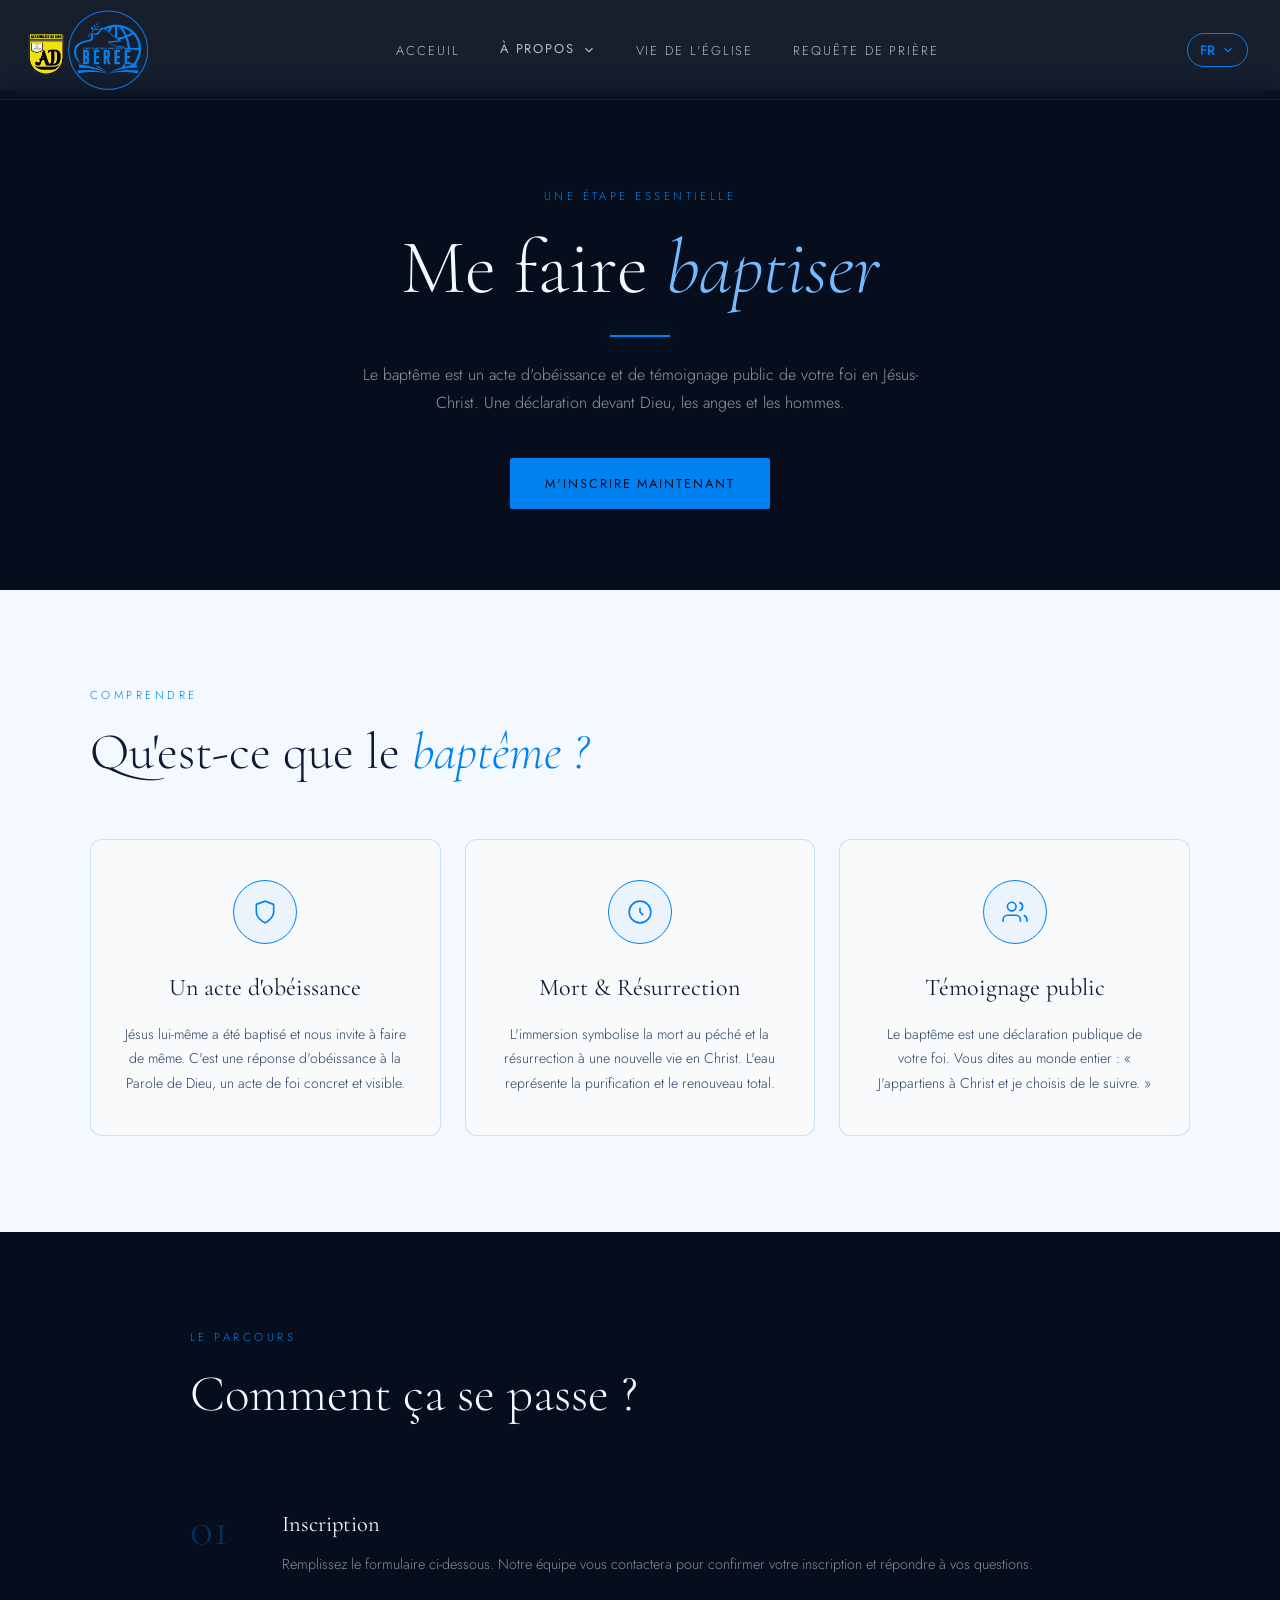
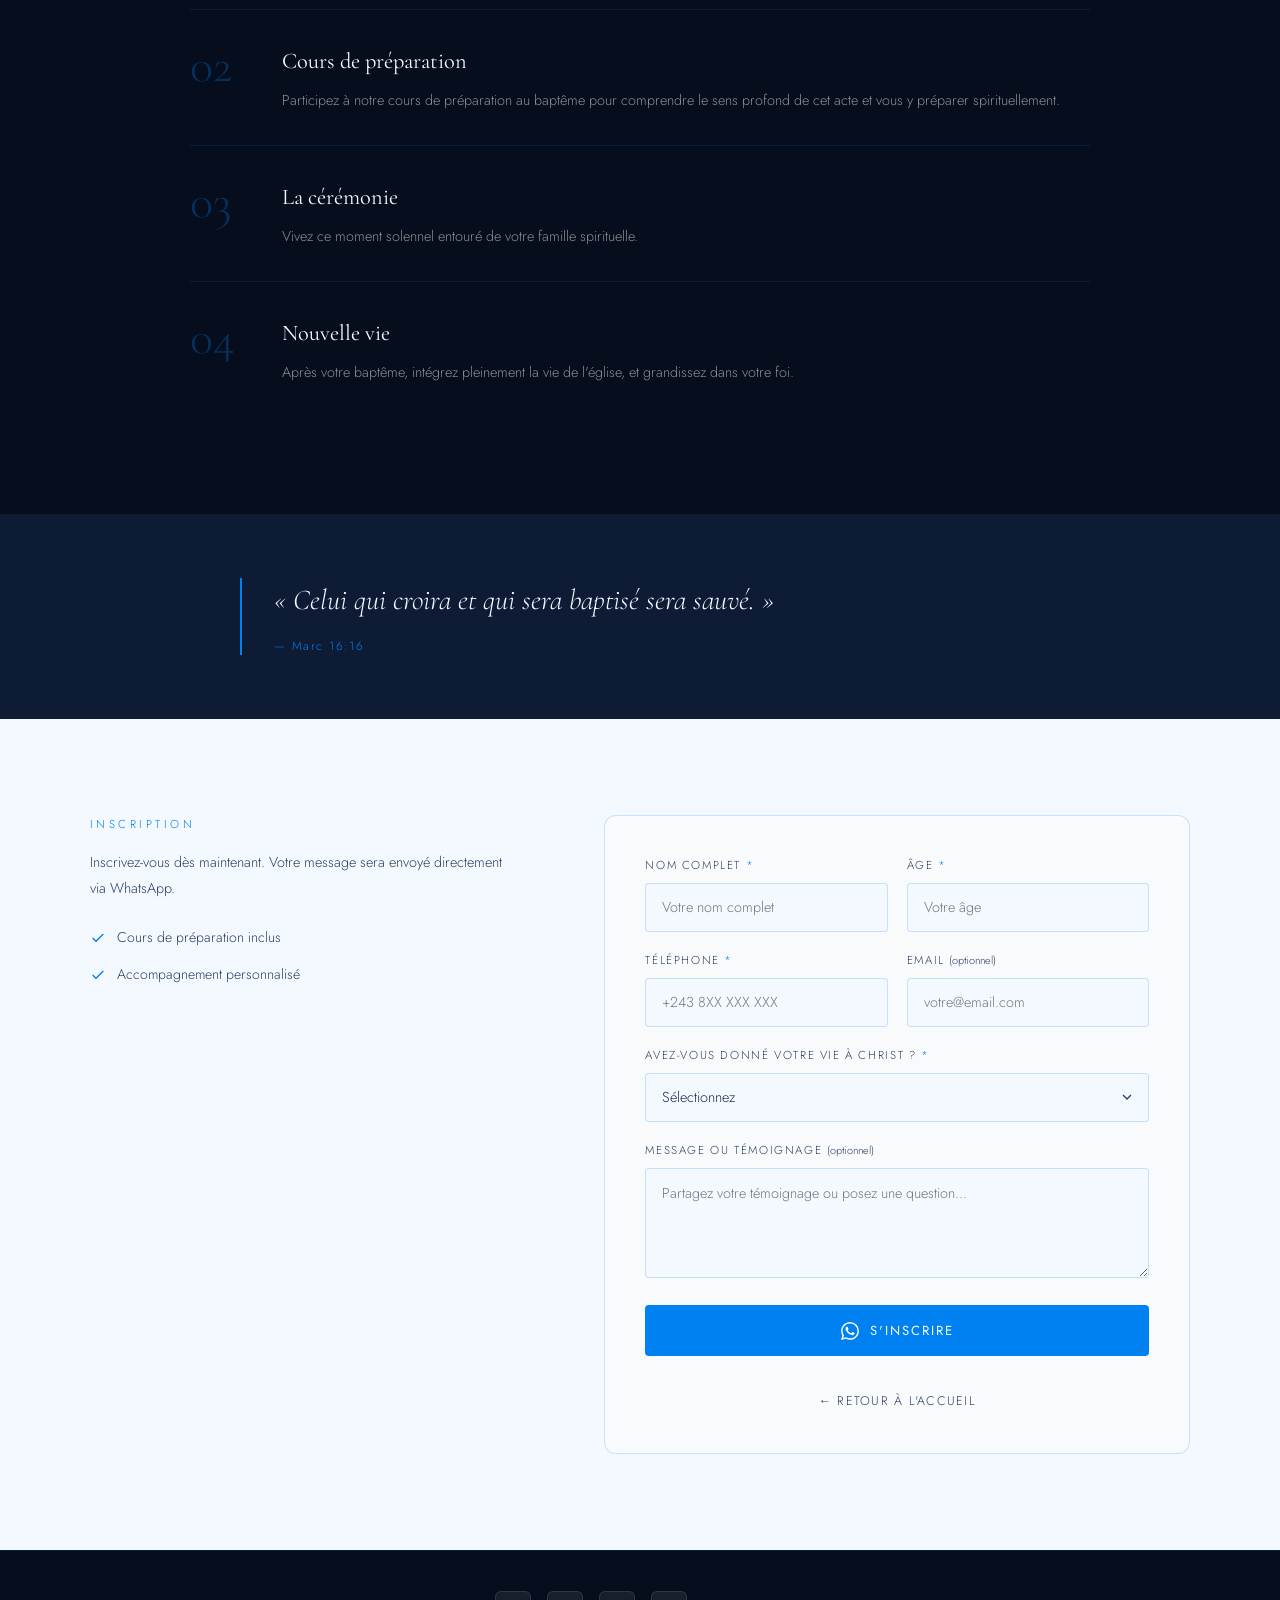
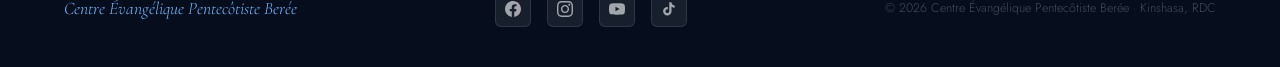
<file: bapteme.html>
<!DOCTYPE html>
<html lang="fr">
<head>
  <meta charset="UTF-8">
<meta name="viewport" content="width=device-width, initial-scale=1.0">
<link rel="icon" href="asset/favicon.svg" type="image/svg+xml">

<title>Me faire baptiser - CEP Berée</title>

<meta property="og:type" content="website">
<meta property="og:title" content="Me faire baptiser - CEP Berée">
<meta property="og:description" content="Inscrivez-vous au baptême au CEP Berée. Remplissez le formulaire et notre équipe vous accompagnera.">
<meta property="og:image" content="https://nathanolongo51.github.io/Beree_site/asset/og-image.jpg">
<meta property="og:url" content="https://nathanolongo51.github.io/Beree_site/bapteme.html">
<meta property="og:site_name" content="CEP Berée">

<meta name="twitter:card" content="summary_large_image">
<meta name="twitter:title" content="Me faire baptiser - CEP Berée">
<meta name="twitter:description" content="Inscrivez-vous au baptême au CEP Berée. Remplissez le formulaire et notre équipe vous accompagnera.">
<meta name="twitter:image" content="https://nathanolongo51.github.io/Beree_site/asset/og-image.jpg">

  <link rel="preconnect" href="https://fonts.googleapis.com">
  <link href="https://fonts.googleapis.com/css2?family=Cormorant+Garamond:ital,wght@0,300;0,400;0,600;1,300;1,400&family=Jost:wght@300;400;500&display=swap" rel="stylesheet">
  <link rel="stylesheet" href="style.css">
  <link rel="stylesheet" href="css/bapteme.css">
</head>
<body>

<nav>
   <div class="nav-logo">
    <a href="index.html">
      <img src="asset/Sans titre.png" alt="CEP Berée" class="nav-logo-img">
    </a>
  </div>
  <ul class="nav-links">
    <li><a href="index.html">Acceuil</a></li>
    <li class="nav-dropdown">
    <button class="nav-dropdown__btn" id="nav-dropdown-btn">
      À Propos
      <svg viewBox="0 0 24 24" fill="none" stroke="currentColor" stroke-width="2"><polyline points="6 9 12 15 18 9"/></svg>
    </button>
    <ul class="nav-dropdown__list" id="nav-dropdown-list">
      <li><a href="index.html#about">Qui Sommes-Nous</a></li>
      <li><a href="index.html#horaires">Horaires des cultes</a></li>
      <li><a href="nouveau-venu.html">Je suis nouveau</a></li>
      <li><a href="pasteur.html">Parler au Pasteur</a></li>
      <li><a href="donner-ma-vie.html">Donner ma vie à Jésus</a></li>
    </ul>
  </li>
    <li><a href="vie-d-eglise.html">Vie de l'église</a></li>
    <li><a href="requetes.html">Requête de prière</a></li>
  </ul>
  <div class="nav-lang-slot"></div>
<button class="nav-hamburger" id="nav-hamburger" aria-label="Menu">
    <span></span><span></span><span></span>
  </button>
</nav>

<div class="nav-mobile" id="nav-mobile">
    <a href="index.html">Acceuil</a>
    <div class="nav-mobile__dropdown">
    <button class="nav-mobile__dropdown-btn" id="dropdown-about-btn">
      À Propos
      <svg viewBox="0 0 24 24" fill="none" stroke="currentColor" stroke-width="2"><polyline points="6 9 12 15 18 9"/></svg>
    </button>
    <div class="nav-mobile__dropdown-list" id="dropdown-about">
      <a href="index.html#about">Qui Sommes-Nous</a>
      <a href="index.html#horaires">Horaires des cultes</a>
      <a href="nouveau-venu.html">Je suis nouveau</a>
      <a href="pasteur.html">Parler au Pasteur</a>
      <a href="donner-ma-vie.html">Donner ma vie à Jésus</a>
    </div>
  </div>
    <a href="vie-d-eglise.html">Vie de l'église</a>
    <a href="requetes.html">Requête de prière</a>

    <div class="nav-mobile__info">
    <div class="nav-mobile__info-row">
      <svg viewBox="0 0 24 24" fill="none" stroke="currentColor" stroke-width="1.5"><path d="M21 10c0 7-9 13-9 13s-9-6-9-13a9 9 0 0 1 18 0z"/><circle cx="12" cy="10" r="3"/></svg>
      <span>161, Avenue de Kasa-Vubu<br>Commune de Ngiri-Ngiri, Kinshasa</span>
    </div>
    <div class="nav-mobile__info-row">
      <svg viewBox="0 0 24 24" fill="none" stroke="currentColor" stroke-width="1.5"><path d="M22 16.92v3a2 2 0 0 1-2.18 2 19.79 19.79 0 0 1-8.63-3.07A19.5 19.5 0 0 1 4.69 13a19.79 19.79 0 0 1-3.07-8.67A2 2 0 0 1 3.6 2h3a2 2 0 0 1 2 1.72c.127.96.361 1.903.7 2.81a2 2 0 0 1-.45 2.11L7.91 9.91a16 16 0 0 0 6.15 6.15l1.27-.94a2 2 0 0 1 2.11-.45c.907.339 1.85.573 2.81.7A2 2 0 0 1 22 16.92z"/></svg>
      <span>+243 815 147 352</span>
    </div>
    <div class="nav-mobile__info-row">
      <svg viewBox="0 0 24 24" fill="none" stroke="currentColor" stroke-width="1.5"><path d="M4 4h16c1.1 0 2 .9 2 2v12c0 1.1-.9 2-2 2H4c-1.1 0-2-.9-2-2V6c0-1.1.9-2 2-2z"/><polyline points="22,6 12,13 2,6"/></svg>
      <span>cepberee@gmail.com</span>
    </div>
  </div>
</div>


<button class="nav-mobile__close" id="nav-mobile-close" aria-label="Fermer">
  <span></span>
  <span></span>
</button>

<!-- HERO -->
<section class="bt-hero">
  <p class="hero-eyebrow">Une étape essentielle</p>
  <h1 class="bt-hero__title">Me faire <em>baptiser</em></h1>
  <div class="bt-hero__line"></div>
  <p class="bt-hero__sub">Le baptême est un acte d'obéissance et de témoignage public de votre foi en Jésus-Christ. Une déclaration devant Dieu, les anges et les hommes.</p>
  <a href="#inscription" class="btn-primary bt-hero__btn">M'inscrire maintenant</a>
</section>

<!-- QU'EST-CE QUE LE BAPTÊME -->
<section class="bt-cards">
  <div class="bt-cards__inner">
    <div class="bt-cards__header">
      <p class="section-label">Comprendre</p>
      <h2 class="section-title">Qu'est-ce que le <em>baptême ?</em></h2>
    </div>

    <div class="bt-cards__grid">

      <div class="bt-card">
        <div class="bt-card__icon">
          <svg viewBox="0 0 24 24" fill="none" stroke="currentColor" stroke-width="1.5">
            <path d="M12 22s8-4 8-10V5l-8-3-8 3v7c0 6 8 10 8 10z"/>
          </svg>
        </div>
        <h3>Un acte d'obéissance</h3>
        <p>Jésus lui-même a été baptisé et nous invite à faire de même. C'est une réponse d'obéissance à la Parole de Dieu, un acte de foi concret et visible.</p>
      </div>

      <div class="bt-card">
        <div class="bt-card__icon">
          <svg viewBox="0 0 24 24" fill="none" stroke="currentColor" stroke-width="1.5">
            <circle cx="12" cy="12" r="10"/>
            <path d="M12 8v4l3 3"/>
          </svg>
        </div>
        <h3>Mort & Résurrection</h3>
        <p>L'immersion symbolise la mort au péché et la résurrection à une nouvelle vie en Christ. L'eau représente la purification et le renouveau total.</p>
      </div>

      <div class="bt-card">
        <div class="bt-card__icon">
          <svg viewBox="0 0 24 24" fill="none" stroke="currentColor" stroke-width="1.5">
            <path d="M17 21v-2a4 4 0 0 0-4-4H5a4 4 0 0 0-4 4v2"/>
            <circle cx="9" cy="7" r="4"/>
            <path d="M23 21v-2a4 4 0 0 0-3-3.87"/>
            <path d="M16 3.13a4 4 0 0 1 0 7.75"/>
          </svg>
        </div>
        <h3>Témoignage public</h3>
        <p>Le baptême est une déclaration publique de votre foi. Vous dites au monde entier : « J'appartiens à Christ et je choisis de le suivre. »</p>
      </div>

    </div>
  </div>
</section>

<!-- ÉTAPES -->
<section class="bt-steps">
  <div class="bt-steps__inner">
    <p class="section-label">Le parcours</p>
    <h2 class="section-title">Comment ça se passe ?</h2>

    <div class="bt-steps__list">

      <div class="bt-step">
        <div class="bt-step__number">01</div>
        <div class="bt-step__content">
          <h4>Inscription</h4>
          <p>Remplissez le formulaire ci-dessous. Notre équipe vous contactera pour confirmer votre inscription et répondre à vos questions.</p>
        </div>
      </div>

      <div class="bt-step">
        <div class="bt-step__number">02</div>
        <div class="bt-step__content">
          <h4>Cours de préparation</h4>
          <p>Participez à notre cours de préparation au baptême pour comprendre le sens profond de cet acte et vous y préparer spirituellement.</p>
        </div>
      </div>

      <div class="bt-step">
        <div class="bt-step__number">03</div>
        <div class="bt-step__content">
          <h4>La cérémonie</h4>
          <p>Vivez ce moment solennel entouré de votre famille spirituelle.</p>
        </div>
      </div>

      <div class="bt-step">
        <div class="bt-step__number">04</div>
        <div class="bt-step__content">
          <h4>Nouvelle vie</h4>
          <p>Après votre baptême, intégrez pleinement la vie de l'église, et grandissez dans votre foi.</p>
        </div>
      </div>

    </div>
  </div>
</section>

<!-- VERSET -->
<section class="bt-verse">
  <div class="bt-verse__inner">
    <blockquote>
      « Celui qui croira et qui sera baptisé sera sauvé. »
      <cite>— Marc 16:16</cite>
    </blockquote>
  </div>
</section>

<!-- FORMULAIRE -->
<section class="bt-form-section" id="inscription">
  <div class="bt-form-section__inner">

    <div class="bt-form-section__left">
      <p class="section-label">Inscription</p>

      <p class="bt-form-section__desc">Inscrivez-vous dès maintenant. Votre message sera envoyé directement via WhatsApp.</p>

      <div class="bt-checklist">
        <div class="bt-check">
          <svg viewBox="0 0 24 24" fill="none" stroke="currentColor" stroke-width="2"><polyline points="20 6 9 17 4 12"/></svg>
          <span>Cours de préparation inclus</span>
        </div>
        <div class="bt-check">
          <svg viewBox="0 0 24 24" fill="none" stroke="currentColor" stroke-width="2"><polyline points="20 6 9 17 4 12"/></svg>
          <span>Accompagnement personnalisé</span>
        </div>
      </div>
    </div>

    <div class="bt-form-section__right">
      <form id="bapteme-form" class="bt-form">
        <div class="bt-form__row">
          <div class="bt-form__group">
            <label>Nom complet <span class="bt-required">*</span></label>
            <input type="text" id="b-nom" placeholder="Votre nom complet" required>
          </div>
          <div class="bt-form__group">
            <label>Âge <span class="bt-required">*</span></label>
            <input type="number" id="b-age" placeholder="Votre âge" min="5" required>
          </div>
        </div>
        <div class="bt-form__row">
          <div class="bt-form__group">
            <label>Téléphone <span class="bt-required">*</span></label>
            <input type="tel" id="b-tel" placeholder="+243 8XX XXX XXX" required>
          </div>
          <div class="bt-form__group">
            <label>Email <span class="bt-optional">(optionnel)</span></label>
            <input type="email" id="b-email" placeholder="votre@email.com">
          </div>
        </div>
        <div class="bt-form__group">
          <label>Avez-vous donné votre vie à Christ ? <span class="bt-required">*</span></label>
          <div class="bt-select-wrap">
            <select id="b-salut" required>
              <option value="">Sélectionnez</option>
              <option value="oui">Oui, j'ai accepté Jésus</option>
              <option value="non">Non, pas encore</option>
              <option value="incertain">Je ne suis pas sûr</option>
            </select>
            <svg class="bt-select-arrow" viewBox="0 0 24 24" fill="none" stroke="currentColor" stroke-width="2"><polyline points="6 9 12 15 18 9"/></svg>
          </div>
        </div>
        <div class="bt-form__group">
          <label>Message ou témoignage <span class="bt-optional">(optionnel)</span></label>
          <textarea id="b-message" rows="4" placeholder="Partagez votre témoignage ou posez une question..."></textarea>
        </div>
        <button type="submit" class="bt-submit">
          <svg viewBox="0 0 24 24" fill="currentColor"><path d="M17.472 14.382c-.297-.149-1.758-.867-2.03-.967-.273-.099-.471-.148-.67.15-.197.297-.767.966-.94 1.164-.173.199-.347.223-.644.075-.297-.15-1.255-.463-2.39-1.475-.883-.788-1.48-1.761-1.653-2.059-.173-.297-.018-.458.13-.606.134-.133.298-.347.446-.52.149-.174.198-.298.298-.497.099-.198.05-.371-.025-.52-.075-.149-.669-1.612-.916-2.207-.242-.579-.487-.5-.669-.51-.173-.008-.371-.01-.57-.01-.198 0-.52.074-.792.372-.272.297-1.04 1.016-1.04 2.479 0 1.462 1.065 2.875 1.213 3.074.149.198 2.096 3.2 5.077 4.487.709.306 1.262.489 1.694.625.712.227 1.36.195 1.871.118.571-.085 1.758-.719 2.006-1.413.248-.694.248-1.289.173-1.413-.074-.124-.272-.198-.57-.347m-5.421 7.403h-.004a9.87 9.87 0 0 1-5.031-1.378l-.361-.214-3.741.982.998-3.648-.235-.374a9.86 9.86 0 0 1-1.51-5.26c.001-5.45 4.436-9.884 9.888-9.884 2.64 0 5.122 1.03 6.988 2.898a9.825 9.825 0 0 1 2.893 6.994c-.003 5.45-4.437 9.884-9.885 9.884m8.413-18.297A11.815 11.815 0 0 0 12.05 0C5.495 0 .16 5.335.157 11.892c0 2.096.547 4.142 1.588 5.945L.057 24l6.305-1.654a11.882 11.882 0 0 0 5.683 1.448h.005c6.554 0 11.89-5.335 11.893-11.893a11.821 11.821 0 0 0-3.48-8.413z"/></svg>
          S'inscrire
        </button>
        <a href="index.html" class="bt-back">← Retour à l'accueil</a>
      </form>
    </div>

  </div>
</section>

<!-- FOOTER -->
<footer>
  <div class="footer-logo">Centre Évangélique Pentecôtiste Berée</div>
  <div class="footer-links">
    <a href="https://www.facebook.com/share/1E8WMUcNB5/?mibextid=wwXIfr" aria-label="Facebook">
    <svg viewBox="0 0 24 24" fill="currentColor"><path d="M24 12.07C24 5.41 18.63 0 12 0S0 5.4 0 12.07C0 18.1 4.39 23.1 10.13 24v-8.44H7.08v-3.49h3.04V9.41c0-3.02 1.8-4.7 4.54-4.7 1.31 0 2.68.24 2.68.24v2.97h-1.5c-1.5 0-1.96.93-1.96 1.89v2.26h3.32l-.53 3.5h-2.8V24C19.62 23.1 24 18.1 24 12.07z"/></svg>
  </a>
  <a href="https://www.instagram.com/cadccepberee?igsh=aTkwZzBqb2g4cA==" aria-label="Instagram">
    <svg viewBox="0 0 24 24" fill="currentColor"><path d="M12 2.163c3.204 0 3.584.012 4.85.07 3.252.148 4.771 1.691 4.919 4.919.058 1.265.069 1.645.069 4.849 0 3.205-.012 3.584-.069 4.849-.149 3.225-1.664 4.771-4.919 4.919-1.266.058-1.644.07-4.85.07-3.204 0-3.584-.012-4.849-.07-3.26-.149-4.771-1.699-4.919-4.92-.058-1.265-.07-1.644-.07-4.849 0-3.204.013-3.583.07-4.849.149-3.227 1.664-4.771 4.919-4.919 1.266-.057 1.645-.069 4.849-.069zm0-2.163c-3.259 0-3.667.014-4.947.072-4.358.2-6.78 2.618-6.98 6.98-.059 1.281-.073 1.689-.073 4.948 0 3.259.014 3.668.072 4.948.2 4.358 2.618 6.78 6.98 6.98 1.281.058 1.689.072 4.948.072 3.259 0 3.668-.014 4.948-.072 4.354-.2 6.782-2.618 6.979-6.98.059-1.28.073-1.689.073-4.948 0-3.259-.014-3.667-.072-4.947-.196-4.354-2.617-6.78-6.979-6.98-1.281-.059-1.69-.073-4.949-.073zm0 5.838c-3.403 0-6.162 2.759-6.162 6.162s2.759 6.163 6.162 6.163 6.162-2.759 6.162-6.163c0-3.403-2.759-6.162-6.162-6.162zm0 10.162c-2.209 0-4-1.79-4-4 0-2.209 1.791-4 4-4s4 1.791 4 4c0 2.21-1.791 4-4 4zm6.406-11.845c-.796 0-1.441.645-1.441 1.44s.645 1.44 1.441 1.44c.795 0 1.439-.645 1.439-1.44s-.644-1.44-1.439-1.44z"/></svg>
  </a>
  <a href="https://www.youtube.com/@cepberee6964" aria-label="YouTube">
    <svg viewBox="0 0 24 24" fill="currentColor"><path d="M23.5 6.2a3 3 0 0 0-2.1-2.1C19.5 3.5 12 3.5 12 3.5s-7.5 0-9.4.6A3 3 0 0 0 .5 6.2C0 8.1 0 12 0 12s0 3.9.6 5.8a3 3 0 0 0 2.1 2.1c1.9.6 9.3.6 9.3.6s7.5 0 9.4-.6a3 3 0 0 0 2.1-2.1C24 15.9 24 12 24 12s0-3.9-.5-5.8zM9.7 15.5V8.5l6.3 3.5-6.3 3.5z"/></svg>
  </a>
  <a href="https://www.tiktok.com/@cepberee?_r=1&_t=ZS-96AhfSk8XB3" aria-label="TikTok">
    <svg viewBox="0 0 24 24" fill="currentColor"><path d="M19.59 6.69a4.83 4.83 0 0 1-3.77-4.25V2h-3.45v13.67a2.89 2.89 0 0 1-2.88 2.5 2.89 2.89 0 0 1-2.89-2.89 2.89 2.89 0 0 1 2.89-2.89c.28 0 .54.04.79.1V9.01a6.32 6.32 0 0 0-.79-.05 6.34 6.34 0 0 0-6.34 6.34 6.34 6.34 0 0 0 6.34 6.34 6.34 6.34 0 0 0 6.33-6.34V8.69a8.18 8.18 0 0 0 4.78 1.52V6.75a4.85 4.85 0 0 1-1.01-.06z"/></svg>
  </a>
  </div>
  <p class="footer-copy">© 2026 Centre Évangélique Pentecôtiste Berée · Kinshasa, RDC</p>
</footer>

<button class="btn-top" id="btn-top" aria-label="Retour en haut">
  <svg viewBox="0 0 24 24" fill="none" stroke="currentColor" stroke-width="2">
    <polyline points="18 15 12 9 6 15"/>
  </svg>
</button>

<script src="js/i18n.js"></script>
<script src="js/main.js"></script>
<script src="js/pages.js"></script>

</body>
</html>
</file>
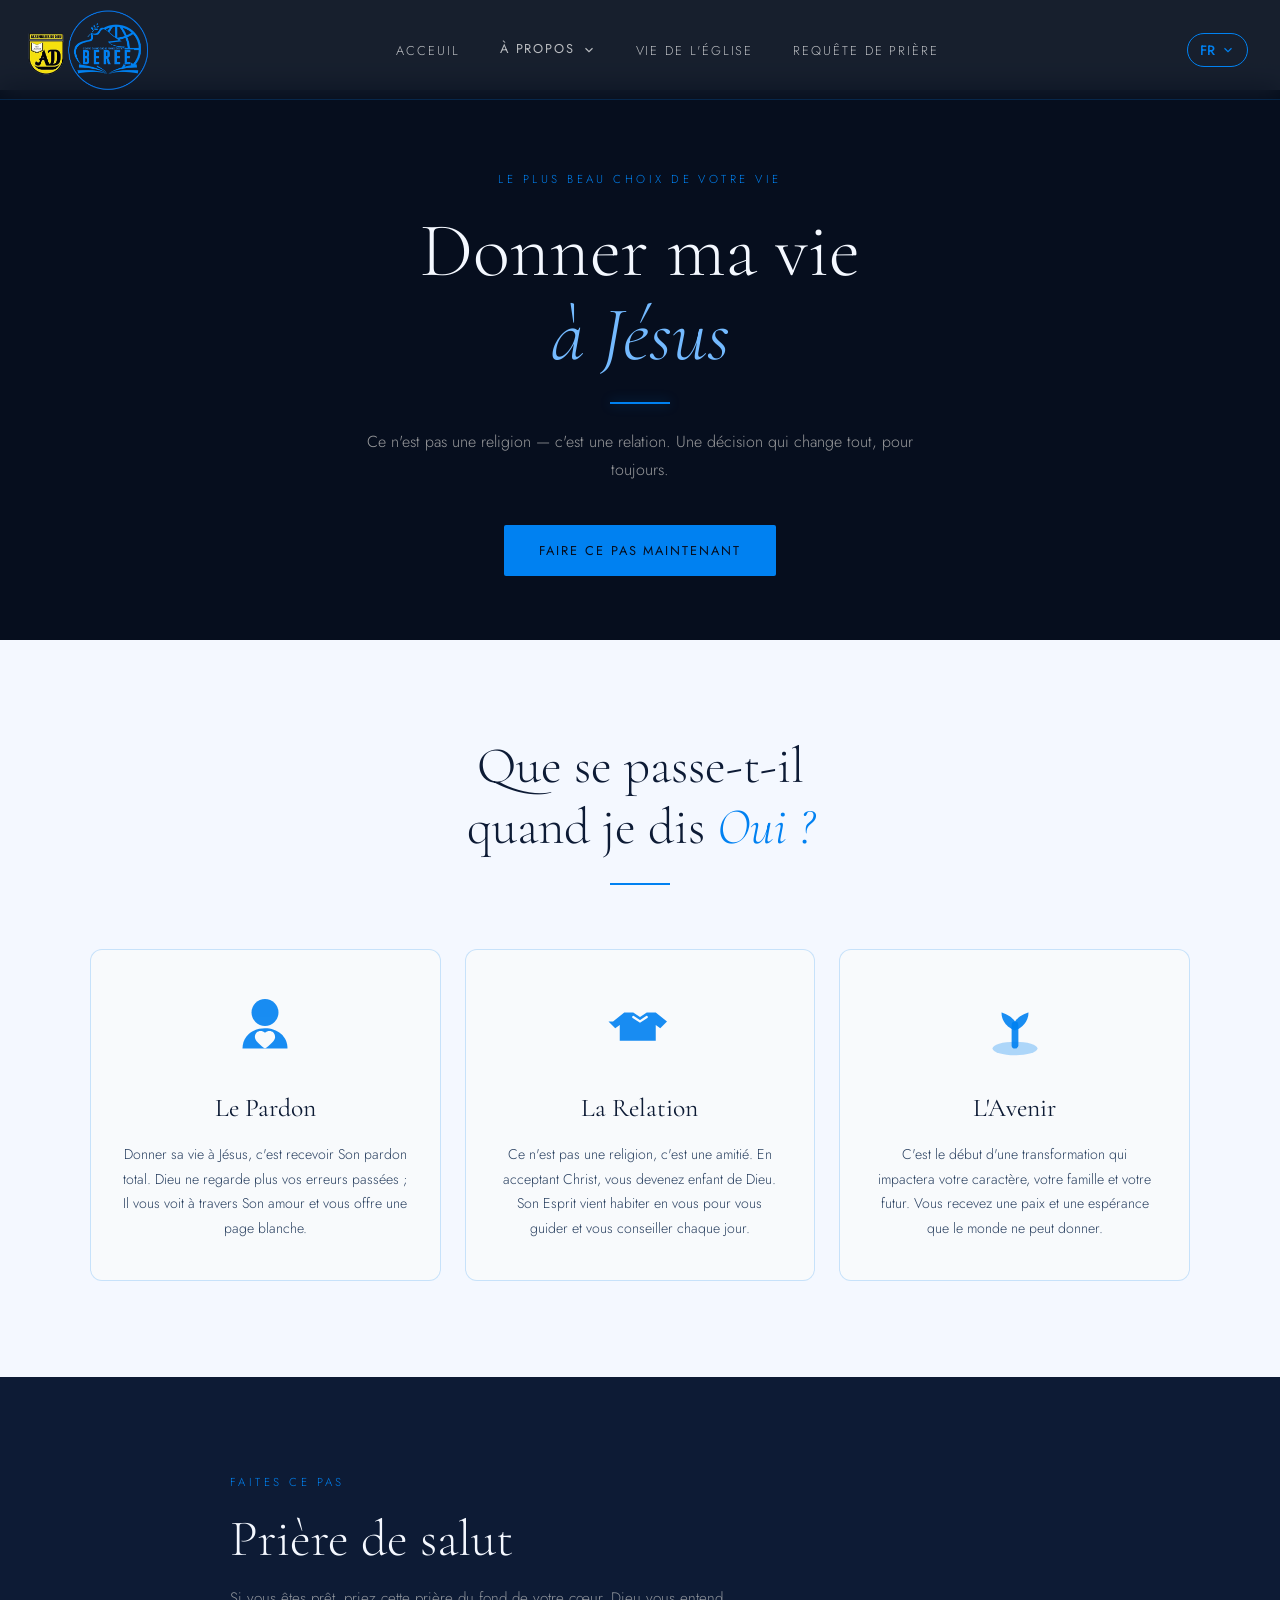
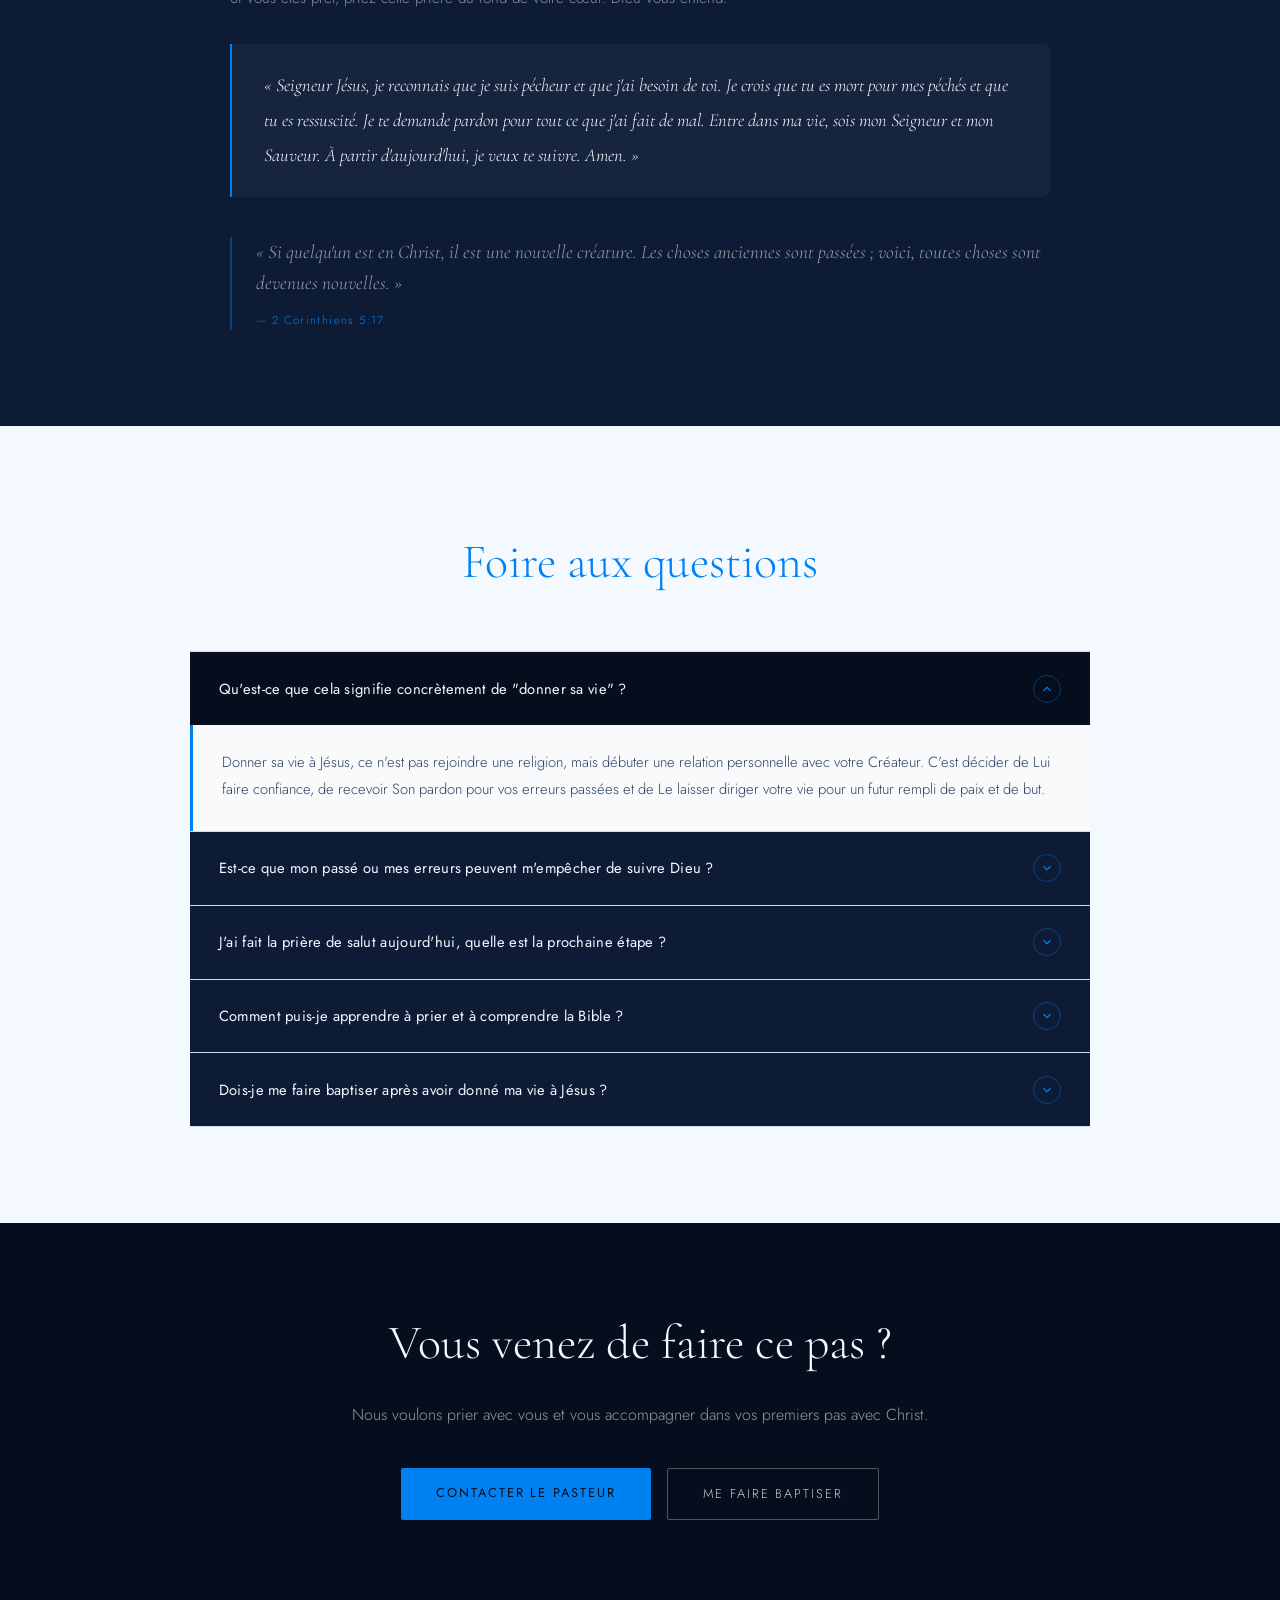
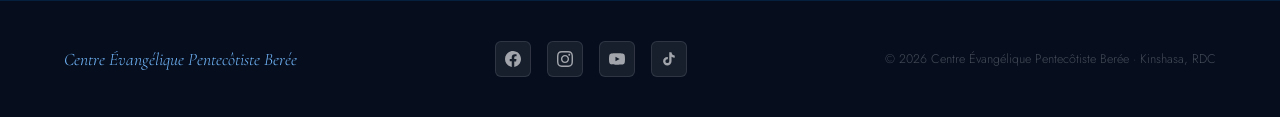
<file: donner-ma-vie.html>
<!DOCTYPE html>
<html lang="fr">
<head>
  <meta charset="UTF-8">
<meta name="viewport" content="width=device-width, initial-scale=1.0">
<link rel="icon" href="asset/favicon.svg" type="image/svg+xml">

<title>Donner ma vie à Jésus - CEP Berée</title>

<meta property="og:type" content="website">
<meta property="og:title" content="Donner ma vie à Jésus - CEP Berée">
<meta property="og:description" content="Vous souhaitez donner votre vie à Jésus-Christ ? Découvrez les prochaines étapes et rejoignez la communauté du CEP Berée.">
<meta property="og:image" content="https://nathanolongo51.github.io/Beree_site/asset/og-image.jpg">
<meta property="og:url" content="https://nathanolongo51.github.io/Beree_site/donner-ma-vie.html">
<meta property="og:site_name" content="CEP Berée">

<meta name="twitter:card" content="summary_large_image">
<meta name="twitter:title" content="Donner ma vie à Jésus - CEP Berée">
<meta name="twitter:description" content="Vous souhaitez donner votre vie à Jésus-Christ ? Découvrez les prochaines étapes et rejoignez la communauté du CEP Berée.">
<meta name="twitter:image" content="https://nathanolongo51.github.io/Beree_site/asset/og-image.jpg">

  <link rel="preconnect" href="https://fonts.googleapis.com">
  <link href="https://fonts.googleapis.com/css2?family=Cormorant+Garamond:ital,wght@0,300;0,400;0,600;1,300;1,400&family=Jost:wght@300;400;500&display=swap" rel="stylesheet">
  <link rel="stylesheet" href="style.css">
  <link rel="stylesheet" href="css/donner.css">
</head>
<body>

<!-- NAVIGATION -->
<nav>
   <div class="nav-logo">
    <a href="index.html">
      <img src="asset/Sans titre.png" alt="CEP Berée" class="nav-logo-img">
    </a>
  </div>
  <ul class="nav-links">
    <li><a href="index.html">Acceuil</a></li>
      <li class="nav-dropdown">
    <button class="nav-dropdown__btn" id="nav-dropdown-btn">
      À Propos
      <svg viewBox="0 0 24 24" fill="none" stroke="currentColor" stroke-width="2"><polyline points="6 9 12 15 18 9"/></svg>
    </button>
    <ul class="nav-dropdown__list" id="nav-dropdown-list">
      <li><a href="index.html#about">Qui Sommes-Nous</a></li>
      <li><a href="index.html#horaires">Horaires des cultes</a></li>
      <li><a href="nouveau-venu.html">Je suis nouveau</a></li>
      <li><a href="pasteur.html">Parler au Pasteur</a></li>
      <li><a href="bapteme.html">Me faire baptiser</a></li>
    </ul>
  </li>
      <li><a href="vie-d-eglise.html">Vie de l'église</a></li>
      <li><a href="requetes.html">Requête de prière</a></li>
  </ul>
  <div class="nav-lang-slot"></div>
<button class="nav-hamburger" id="nav-hamburger" aria-label="Menu">
    <span></span><span></span><span></span>
  </button>
</nav>

<div class="nav-mobile" id="nav-mobile">
 <a href="index.html">Acceuil</a>
      <div class="nav-mobile__dropdown">
    <button class="nav-mobile__dropdown-btn" id="dropdown-about-btn">
      À Propos
      <svg viewBox="0 0 24 24" fill="none" stroke="currentColor" stroke-width="2"><polyline points="6 9 12 15 18 9"/></svg>
    </button>
    <div class="nav-mobile__dropdown-list" id="dropdown-about">
      <a href="index.html#about">Qui Sommes-Nous</a>
      <a href="index.html#horaires">Horaires des cultes</a>
       <a href="nouveau-venu.html">Je suis nouveau</a>
      <a href="pasteur.html">Parler au Pasteur</a>
      <a href="bapteme.html">Me faire baptiser</a>
    </div>
  </div>
      <a href="vie-d-eglise.html">Vie de l'église</a>
      <a href="requetes.html">Requête de prière</a>

      <div class="nav-mobile__info">
    <div class="nav-mobile__info-row">
      <svg viewBox="0 0 24 24" fill="none" stroke="currentColor" stroke-width="1.5"><path d="M21 10c0 7-9 13-9 13s-9-6-9-13a9 9 0 0 1 18 0z"/><circle cx="12" cy="10" r="3"/></svg>
      <span>161, Avenue de Kasa-Vubu<br>Commune de Ngiri-Ngiri, Kinshasa</span>
    </div>
    <div class="nav-mobile__info-row">
      <svg viewBox="0 0 24 24" fill="none" stroke="currentColor" stroke-width="1.5"><path d="M22 16.92v3a2 2 0 0 1-2.18 2 19.79 19.79 0 0 1-8.63-3.07A19.5 19.5 0 0 1 4.69 13a19.79 19.79 0 0 1-3.07-8.67A2 2 0 0 1 3.6 2h3a2 2 0 0 1 2 1.72c.127.96.361 1.903.7 2.81a2 2 0 0 1-.45 2.11L7.91 9.91a16 16 0 0 0 6.15 6.15l1.27-.94a2 2 0 0 1 2.11-.45c.907.339 1.85.573 2.81.7A2 2 0 0 1 22 16.92z"/></svg>
      <span>+243 815 147 352</span>
    </div>
    <div class="nav-mobile__info-row">
      <svg viewBox="0 0 24 24" fill="none" stroke="currentColor" stroke-width="1.5"><path d="M4 4h16c1.1 0 2 .9 2 2v12c0 1.1-.9 2-2 2H4c-1.1 0-2-.9-2-2V6c0-1.1.9-2 2-2z"/><polyline points="22,6 12,13 2,6"/></svg>
      <span>cepberee@gmail.com</span>
    </div>
  </div>
</div>

<button class="nav-mobile__close" id="nav-mobile-close" aria-label="Fermer">
  <span></span>
  <span></span>
</button>

<!-- HERO -->
<section class="dv-hero">
  <p class="hero-eyebrow">Le plus beau choix de votre vie</p>
  <h1 class="dv-hero__title">Donner ma vie<br><em>à Jésus</em></h1>
  <div class="dv-hero__line"></div>
  <p class="dv-hero__sub">Ce n'est pas une religion — c'est une relation. Une décision qui change tout, pour toujours.</p>
  <a href="#priere" class="btn-primary dv-hero__btn">Faire ce pas maintenant</a>
</section>

<!-- QUE SE PASSE-T-IL -->
<section class="dv-cards">
  <div class="dv-cards__inner">
    <div class="dv-cards__header">
      <h2 class="dv-cards__title">Que se passe-t-il<br>quand je dis <em>Oui ?</em></h2>
      <div class="dv-cards__line"></div>
    </div>

    <div class="dv-cards__grid">

      <div class="dv-card">
        <div class="dv-card__icon">
          <!-- Pardon : personne avec cœur -->
          <svg viewBox="0 0 64 64" fill="none" xmlns="http://www.w3.org/2000/svg">
            <circle cx="32" cy="20" r="12" fill="var(--gold)" opacity="0.9"/>
            <path d="M12 52c0-11 9-18 20-18s20 7 20 18" fill="var(--gold)" opacity="0.9"/>
            <path d="M32 38c3-3 9-2 9 4 0 4-9 10-9 10s-9-6-9-10c0-6 6-7 9-4z" fill="var(--white)"/>
          </svg>
        </div>
        <h3>Le Pardon</h3>
        <p>Donner sa vie à Jésus, c'est recevoir Son pardon total. Dieu ne regarde plus vos erreurs passées ; Il vous voit à travers Son amour et vous offre une page blanche.</p>
      </div>

      <div class="dv-card">
        <div class="dv-card__icon">
          <!-- Relation : poignée de mains -->
          <svg viewBox="0 0 64 64" fill="none" xmlns="http://www.w3.org/2000/svg">
            <path d="M8 28l10-8h8l6 4 6-4h8l10 8-6 6-4-3v14H14V31l-4 3-6-6z" fill="var(--gold)" opacity="0.9"/>
            <path d="M26 24l6 4 6-4" stroke="var(--white)" stroke-width="2" stroke-linecap="round"/>
          </svg>
        </div>
        <h3>La Relation</h3>
        <p>Ce n'est pas une religion, c'est une amitié. En acceptant Christ, vous devenez enfant de Dieu. Son Esprit vient habiter en vous pour vous guider et vous conseiller chaque jour.</p>
      </div>

      <div class="dv-card">
        <div class="dv-card__icon">
          <!-- Avenir : plante qui pousse -->
          <svg viewBox="0 0 64 64" fill="none" xmlns="http://www.w3.org/2000/svg">
            <ellipse cx="32" cy="52" rx="20" ry="6" fill="var(--gold)" opacity="0.3"/>
            <rect x="29" y="28" width="6" height="24" rx="3" fill="var(--gold)" opacity="0.9"/>
            <path d="M32 36c0 0-12-4-12-16 0 0 8 2 12 8 4-6 12-8 12-8 0 12-12 16-12 16z" fill="var(--gold)" opacity="0.9"/>
          </svg>
        </div>
        <h3>L'Avenir</h3>
        <p>C'est le début d'une transformation qui impactera votre caractère, votre famille et votre futur. Vous recevez une paix et une espérance que le monde ne peut donner.</p>
      </div>

    </div>
  </div>
</section>

<!-- PRIÈRE DE SALUT -->
<section class="dv-priere" id="priere">
  <div class="dv-priere__inner">
    <p class="section-label">Faites ce pas</p>
    <h2 class="section-title">Prière de salut</h2>
    <p class="dv-priere__desc">Si vous êtes prêt, priez cette prière du fond de votre cœur. Dieu vous entend.</p>
    <blockquote class="dv-priere__text">
      « Seigneur Jésus, je reconnais que je suis pécheur et que j'ai besoin de toi. Je crois que tu es mort pour mes péchés et que tu es ressuscité. Je te demande pardon pour tout ce que j'ai fait de mal. Entre dans ma vie, sois mon Seigneur et mon Sauveur. À partir d'aujourd'hui, je veux te suivre. Amen. »
    </blockquote>
    <div class="dv-priere__verse">
      <blockquote>
        « Si quelqu'un est en Christ, il est une nouvelle créature. Les choses anciennes sont passées ; voici, toutes choses sont devenues nouvelles. »
        <cite>— 2 Corinthiens 5:17</cite>
      </blockquote>
    </div>
  </div>
</section>

<!-- FAQ ACCORDÉON -->
<section class="dv-faq">
  <div class="dv-faq__inner">
    <h2 class="dv-faq__title">Foire aux questions</h2>

    <div class="dv-faq__list">

      <div class="dv-faq__item dv-faq__item--open">
        <button class="dv-faq__question">
          Qu'est-ce que cela signifie concrètement de "donner sa vie" ?
          <span class="dv-faq__arrow">
            <svg viewBox="0 0 24 24" fill="none" stroke="currentColor" stroke-width="2"><polyline points="18 15 12 9 6 15"/></svg>
          </span>
        </button>
        <div class="dv-faq__answer">
          <p>Donner sa vie à Jésus, ce n'est pas rejoindre une religion, mais débuter une relation personnelle avec votre Créateur. C'est décider de Lui faire confiance, de recevoir Son pardon pour vos erreurs passées et de Le laisser diriger votre vie pour un futur rempli de paix et de but.</p>
        </div>
      </div>

      <div class="dv-faq__item">
        <button class="dv-faq__question">
          Est-ce que mon passé ou mes erreurs peuvent m'empêcher de suivre Dieu ?
          <span class="dv-faq__arrow">
            <svg viewBox="0 0 24 24" fill="none" stroke="currentColor" stroke-width="2"><polyline points="6 9 12 15 18 9"/></svg>
          </span>
        </button>
        <div class="dv-faq__answer">
          <p>Absolument pas. La grâce de Dieu ne dépend pas de ce que vous avez fait ou n'avez pas fait. Peu importe votre passé, Dieu vous accueille tel que vous êtes. La Bible dit que « là où le péché a abondé, la grâce a surabondé » (Romains 5:20). Votre passé ne définit pas votre avenir avec Dieu.</p>
        </div>
      </div>

      <div class="dv-faq__item">
        <button class="dv-faq__question">
          J'ai fait la prière de salut aujourd'hui, quelle est la prochaine étape ?
          <span class="dv-faq__arrow">
            <svg viewBox="0 0 24 24" fill="none" stroke="currentColor" stroke-width="2"><polyline points="6 9 12 15 18 9"/></svg>
          </span>
        </button>
        <div class="dv-faq__answer">
          <p>Félicitations ! Voici les premières étapes : commencez à lire la Bible (l'Évangile de Jean est un bon départ), priez chaque jour, rejoignez une église locale comme le CEP Berée, et partagez votre décision avec quelqu'un de confiance. Contactez-nous pour vous accompagner dans ce nouveau départ.</p>
        </div>
      </div>

      <div class="dv-faq__item">
        <button class="dv-faq__question">
          Comment puis-je apprendre à prier et à comprendre la Bible ?
          <span class="dv-faq__arrow">
            <svg viewBox="0 0 24 24" fill="none" stroke="currentColor" stroke-width="2"><polyline points="6 9 12 15 18 9"/></svg>
          </span>
        </button>
        <div class="dv-faq__answer">
          <p>La prière c'est simplement parler à Dieu comme à un ami, pas besoin de formules compliquées. Pour la Bible, commencez par l'Évangile de Jean, puis les Psaumes. Au CEP Berée, nous proposons un d'étude biblique le mardi et jeudi de 17h à 19h. Venez nous rejoindre !</p>
        </div>
      </div>

      <div class="dv-faq__item">
        <button class="dv-faq__question">
          Dois-je me faire baptiser après avoir donné ma vie à Jésus ?
          <span class="dv-faq__arrow">
            <svg viewBox="0 0 24 24" fill="none" stroke="currentColor" stroke-width="2"><polyline points="6 9 12 15 18 9"/></svg>
          </span>
        </button>
        <div class="dv-faq__answer">
          <p>Le baptême est une étape importante après la conversion. C'est un acte d'obéissance et de témoignage public de votre foi. Jésus lui-même a été baptisé et nous invite à l'être. Contactez-nous pour vous inscrire à notre prochain service de baptême.</p>
        </div>
      </div>

    </div>
  </div>
</section>

<!-- CTA FINAL -->
<section class="dv-cta">
  <div class="dv-cta__inner">
    <h2>Vous venez de faire ce pas ?</h2>
    <p>Nous voulons prier avec vous et vous accompagner dans vos premiers pas avec Christ.</p>
    <div class="dv-cta__buttons">
  <a href="https://wa.me/243815147352?text=Message%20venant%20du%20site%20web%20CEP%20Ber%C3%A9e%0A%0ABonjour%20Pasteur%2C%0AJe%20viens%20de%20donner%20ma%20vie%20%C3%A0%20J%C3%A9sus%20et%20j'aimerais%20%C3%AAtre%20accompagn%C3%A9%20dans%20mes%20premiers%20pas%20avec%20Christ.%0A%0AMerci." 
     target="_blank" rel="noopener" class="btn-primary">
    Contacter le pasteur
  </a>

  <a href="https://wa.me/243815147352?text=Message%20venant%20du%20site%20web%20CEP%20Ber%C3%A9e%0A%0ABonjour%2C%0AJe%20viens%20de%20donner%20ma%20vie%20%C3%A0%20J%C3%A9sus%20et%20je%20souhaite%20me%20faire%20baptiser.%0A%0APouvez-vous%20m'indiquer%20les%20prochaines%20%C3%A9tapes%20%3F%0A%0AMerci." 
     target="_blank" rel="noopener" class="btn-ghost dv-btn-ghost">
    Me faire baptiser
  </a>
</div>
</section>

<!-- FOOTER -->
<footer>
  <div class="footer-logo">Centre Évangélique Pentecôtiste Berée</div>
  <div class="footer-links">
    <a href="https://www.facebook.com/share/1E8WMUcNB5/?mibextid=wwXIfr" aria-label="Facebook">
    <svg viewBox="0 0 24 24" fill="currentColor"><path d="M24 12.07C24 5.41 18.63 0 12 0S0 5.4 0 12.07C0 18.1 4.39 23.1 10.13 24v-8.44H7.08v-3.49h3.04V9.41c0-3.02 1.8-4.7 4.54-4.7 1.31 0 2.68.24 2.68.24v2.97h-1.5c-1.5 0-1.96.93-1.96 1.89v2.26h3.32l-.53 3.5h-2.8V24C19.62 23.1 24 18.1 24 12.07z"/></svg>
  </a>
  <a href="https://www.instagram.com/cadccepberee?igsh=aTkwZzBqb2g4cA==" aria-label="Instagram">
    <svg viewBox="0 0 24 24" fill="currentColor"><path d="M12 2.163c3.204 0 3.584.012 4.85.07 3.252.148 4.771 1.691 4.919 4.919.058 1.265.069 1.645.069 4.849 0 3.205-.012 3.584-.069 4.849-.149 3.225-1.664 4.771-4.919 4.919-1.266.058-1.644.07-4.85.07-3.204 0-3.584-.012-4.849-.07-3.26-.149-4.771-1.699-4.919-4.92-.058-1.265-.07-1.644-.07-4.849 0-3.204.013-3.583.07-4.849.149-3.227 1.664-4.771 4.919-4.919 1.266-.057 1.645-.069 4.849-.069zm0-2.163c-3.259 0-3.667.014-4.947.072-4.358.2-6.78 2.618-6.98 6.98-.059 1.281-.073 1.689-.073 4.948 0 3.259.014 3.668.072 4.948.2 4.358 2.618 6.78 6.98 6.98 1.281.058 1.689.072 4.948.072 3.259 0 3.668-.014 4.948-.072 4.354-.2 6.782-2.618 6.979-6.98.059-1.28.073-1.689.073-4.948 0-3.259-.014-3.667-.072-4.947-.196-4.354-2.617-6.78-6.979-6.98-1.281-.059-1.69-.073-4.949-.073zm0 5.838c-3.403 0-6.162 2.759-6.162 6.162s2.759 6.163 6.162 6.163 6.162-2.759 6.162-6.163c0-3.403-2.759-6.162-6.162-6.162zm0 10.162c-2.209 0-4-1.79-4-4 0-2.209 1.791-4 4-4s4 1.791 4 4c0 2.21-1.791 4-4 4zm6.406-11.845c-.796 0-1.441.645-1.441 1.44s.645 1.44 1.441 1.44c.795 0 1.439-.645 1.439-1.44s-.644-1.44-1.439-1.44z"/></svg>
  </a>
  <a href="https://www.youtube.com/@cepberee6964" aria-label="YouTube">
    <svg viewBox="0 0 24 24" fill="currentColor"><path d="M23.5 6.2a3 3 0 0 0-2.1-2.1C19.5 3.5 12 3.5 12 3.5s-7.5 0-9.4.6A3 3 0 0 0 .5 6.2C0 8.1 0 12 0 12s0 3.9.6 5.8a3 3 0 0 0 2.1 2.1c1.9.6 9.3.6 9.3.6s7.5 0 9.4-.6a3 3 0 0 0 2.1-2.1C24 15.9 24 12 24 12s0-3.9-.5-5.8zM9.7 15.5V8.5l6.3 3.5-6.3 3.5z"/></svg>
  </a>
  <a href="https://www.tiktok.com/@cepberee?_r=1&_t=ZS-96AhfSk8XB3" aria-label="TikTok">
    <svg viewBox="0 0 24 24" fill="currentColor"><path d="M19.59 6.69a4.83 4.83 0 0 1-3.77-4.25V2h-3.45v13.67a2.89 2.89 0 0 1-2.88 2.5 2.89 2.89 0 0 1-2.89-2.89 2.89 2.89 0 0 1 2.89-2.89c.28 0 .54.04.79.1V9.01a6.32 6.32 0 0 0-.79-.05 6.34 6.34 0 0 0-6.34 6.34 6.34 6.34 0 0 0 6.34 6.34 6.34 6.34 0 0 0 6.33-6.34V8.69a8.18 8.18 0 0 0 4.78 1.52V6.75a4.85 4.85 0 0 1-1.01-.06z"/></svg>
  </a>
  </div>
  <p class="footer-copy">© 2026 Centre Évangélique Pentecôtiste Berée · Kinshasa, RDC</p>
</footer>

<button class="btn-top" id="btn-top" aria-label="Retour en haut">
  <svg viewBox="0 0 24 24" fill="none" stroke="currentColor" stroke-width="2">
    <polyline points="18 15 12 9 6 15"/>
  </svg>
</button>

<script src="js/donner.js"></script>
<script src="js/i18n.js"></script>
<script src="js/main.js"></script>

</body>
</html>
</file>
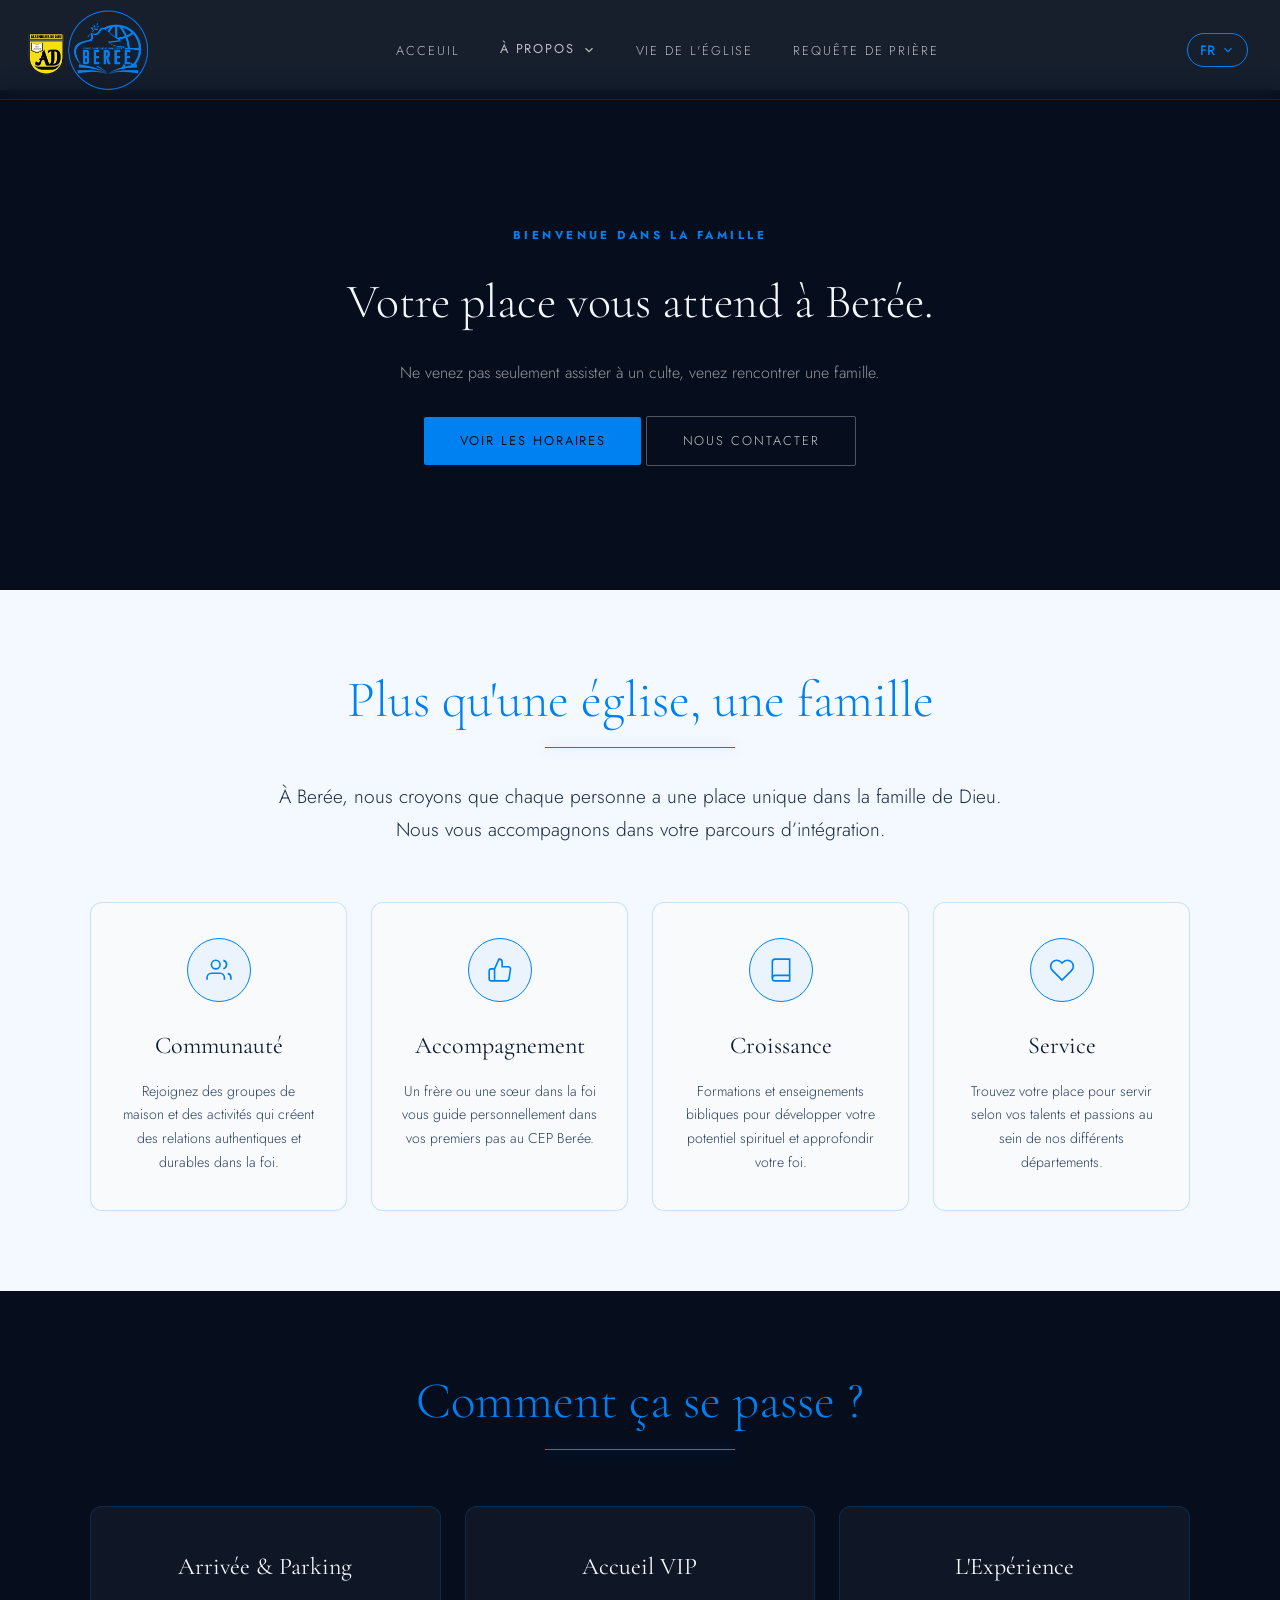
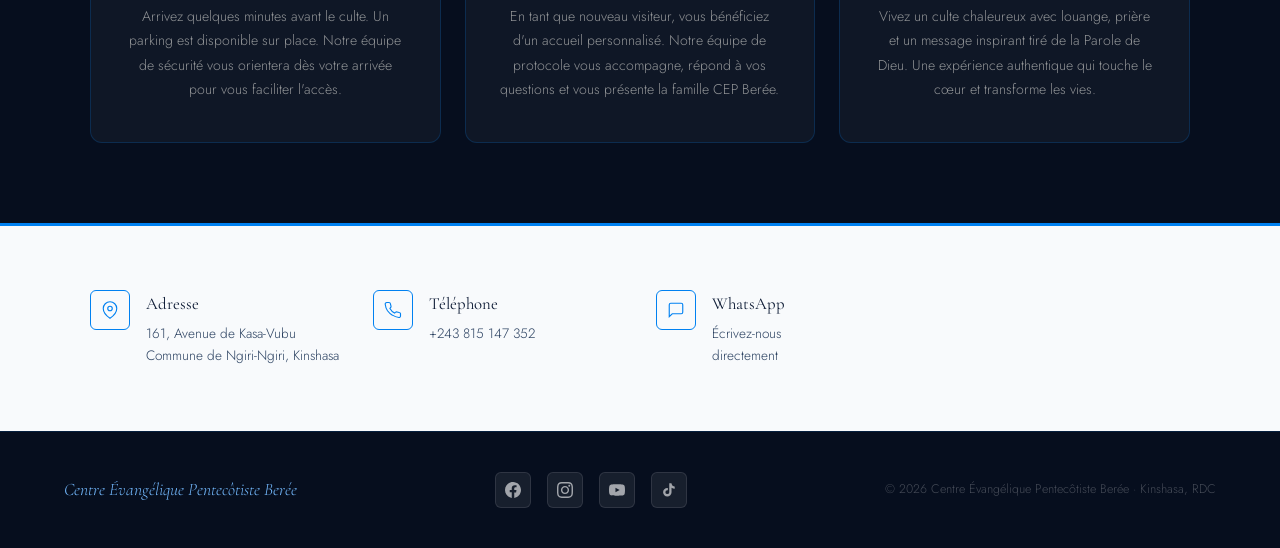
<file: nouveau-venu.html>
<!DOCTYPE html>
<html lang="fr">
<head>
  <meta charset="UTF-8">
<meta name="viewport" content="width=device-width, initial-scale=1.0">
<link rel="icon" href="asset/favicon.svg" type="image/svg+xml">

<title>Nouveau Venu - CEP Berée</title>

<meta property="og:type" content="website">
<meta property="og:title" content="Nouveau Venu - CEP Berée">
<meta property="og:description" content="Vous êtes nouveau ? Découvrez comment nous rejoindre, les horaires des cultes et ce qui vous attend au CEP Berée à Kinshasa.">
<meta property="og:image" content="https://nathanolongo51.github.io/Beree_site/asset/og-image.jpg">
<meta property="og:url" content="https://nathanolongo51.github.io/Beree_site/nouveau-venu.html">
<meta property="og:site_name" content="CEP Berée">

<meta name="twitter:card" content="summary_large_image">
<meta name="twitter:title" content="Nouveau Venu - CEP Berée">
<meta name="twitter:description" content="Vous êtes nouveau ? Découvrez comment nous rejoindre, les horaires des cultes et ce qui vous attend au CEP Berée à Kinshasa.">
<meta name="twitter:image" content="https://nathanolongo51.github.io/Beree_site/asset/og-image.jpg">

  <link rel="preconnect" href="https://fonts.googleapis.com">
  <link href="https://fonts.googleapis.com/css2?family=Cormorant+Garamond:ital,wght@0,300;0,400;0,600;1,300;1,400&family=Jost:wght@300;400;500&display=swap" rel="stylesheet">
  <link rel="stylesheet" href="style.css">
  <link rel="stylesheet" href="css/nouveau.css">
</head>
<body>

<!-- NAVIGATION -->
<nav>
   <div class="nav-logo">
    <a href="index.html">
      <img src="asset/Sans titre.png" alt="CEP Berée" class="nav-logo-img">
    </a>
  </div>
    <ul class="nav-links">
      <li><a href="index.html">Acceuil</a></li>
      <li class="nav-dropdown">
    <button class="nav-dropdown__btn" id="nav-dropdown-btn">
      À Propos
      <svg viewBox="0 0 24 24" fill="none" stroke="currentColor" stroke-width="2"><polyline points="6 9 12 15 18 9"/></svg>
    </button>
    <ul class="nav-dropdown__list" id="nav-dropdown-list">
      <li><a href="index.html#about">Qui Sommes-Nous</a></li>
      <li><a href="index.html#horaires">Horaires des cultes</a></li>
      <li><a href="pasteur.html">Parler au Pasteur</a></li>
      <li><a href="donner-ma-vie.html">Donner ma vie à jésus</a></li>
      <li><a href="bapteme.html">Me faire baptiser</a></li>
    </ul>
  </li>
      <li><a href="vie-d-eglise.html">Vie de l'église</a></li>
      <li><a href="requetes.html">Requête de prière</a></li>
    </ul>
  <div class="nav-lang-slot"></div>
<button class="nav-hamburger" id="nav-hamburger" aria-label="Menu">
    <span></span><span></span><span></span>
  </button>
</nav>

<div class="nav-mobile" id="nav-mobile">
      <a href="index.html">Acceuil</a>
      <div class="nav-mobile__dropdown">
    <button class="nav-mobile__dropdown-btn" id="dropdown-about-btn">
      À Propos
      <svg viewBox="0 0 24 24" fill="none" stroke="currentColor" stroke-width="2"><polyline points="6 9 12 15 18 9"/></svg>
    </button>
    <div class="nav-mobile__dropdown-list" id="dropdown-about">
      <a href="index.html#about">Qui Sommes-Nous</a>
      <a href="index.html#horaires">Horaires des cultes</a>
      <a href="pasteur.html">Parler au Pasteur</a>
      <a href="donner-ma-vie.html">Donner ma vie à jésus</a>
      <a href="bapteme.html">Me faire baptiser</a>
    </div>
    </div>
      <a href="vie-d-eglise.html">Vie de l'église</a>
      <a href="requetes.html">Requête de prière</a>

      <div class="nav-mobile__info">
    <div class="nav-mobile__info-row">
      <svg viewBox="0 0 24 24" fill="none" stroke="currentColor" stroke-width="1.5"><path d="M21 10c0 7-9 13-9 13s-9-6-9-13a9 9 0 0 1 18 0z"/><circle cx="12" cy="10" r="3"/></svg>
      <span>161, Avenue de Kasa-Vubu<br>Commune de Ngiri-Ngiri, Kinshasa</span>
    </div>
    <div class="nav-mobile__info-row">
      <svg viewBox="0 0 24 24" fill="none" stroke="currentColor" stroke-width="1.5"><path d="M22 16.92v3a2 2 0 0 1-2.18 2 19.79 19.79 0 0 1-8.63-3.07A19.5 19.5 0 0 1 4.69 13a19.79 19.79 0 0 1-3.07-8.67A2 2 0 0 1 3.6 2h3a2 2 0 0 1 2 1.72c.127.96.361 1.903.7 2.81a2 2 0 0 1-.45 2.11L7.91 9.91a16 16 0 0 0 6.15 6.15l1.27-.94a2 2 0 0 1 2.11-.45c.907.339 1.85.573 2.81.7A2 2 0 0 1 22 16.92z"/></svg>
      <span>+243 815 147 352</span>
    </div>
    <div class="nav-mobile__info-row">
      <svg viewBox="0 0 24 24" fill="none" stroke="currentColor" stroke-width="1.5"><path d="M4 4h16c1.1 0 2 .9 2 2v12c0 1.1-.9 2-2 2H4c-1.1 0-2-.9-2-2V6c0-1.1.9-2 2-2z"/><polyline points="22,6 12,13 2,6"/></svg>
      <span>cepberee@gmail.com</span>
    </div>
  </div>
</div>

<button class="nav-mobile__close" id="nav-mobile-close" aria-label="Fermer">
  <span></span>
  <span></span>
</button>

<!-- HERO -->
<section class="nv-hero">
  <div class="nv-cta__inner">
    <h3 class="hero-eyebrow">Bienvenue dans la famille</h3>
    <h2>Votre place vous attend à Berée.</h2>
    <p>Ne venez pas seulement assister à un culte, venez rencontrer une famille.</p>
    <div class="nv-cta__buttons">
      <a href="index.html#horaires" class="btn-primary">Voir les horaires</a>
      <a href="index.html#contact" class="btn-ghost nv-btn-ghost">Nous contacter</a>
    </div>
  </div>
</section>

<!-- CARDS -->
<section class="nv-cards">
  <div class="nv-info__header">
      <h1 class="section-title">Plus qu'une église, une famille</h1>
      <div class="nv-hero__line"></div>
      <P>À Berée, nous croyons que chaque personne a une place unique dans la famille de Dieu. <br> Nous vous accompagnons dans votre parcours d’intégration.</P>
    </div>

  <div class="nv-cards__inner">

    <div class="nv-card">
      <div class="nv-card__icon">
        <svg viewBox="0 0 24 24" fill="none" stroke="currentColor" stroke-width="1.5">
          <path d="M17 21v-2a4 4 0 0 0-4-4H5a4 4 0 0 0-4 4v2"/>
          <circle cx="9" cy="7" r="4"/>
          <path d="M23 21v-2a4 4 0 0 0-3-3.87"/>
          <path d="M16 3.13a4 4 0 0 1 0 7.75"/>
        </svg>
      </div>
      <h3>Communauté</h3>
      <p>Rejoignez des groupes de maison et des activités qui créent des relations authentiques et durables dans la foi.</p>
    </div>

    <div class="nv-card">
      <div class="nv-card__icon">
        <svg viewBox="0 0 24 24" fill="none" stroke="currentColor" stroke-width="1.5">
          <path d="M14 9V5a3 3 0 0 0-3-3l-4 9v11h11.28a2 2 0 0 0 2-1.7l1.38-9a2 2 0 0 0-2-2.3H14z"/>
          <path d="M7 22H4a2 2 0 0 1-2-2v-7a2 2 0 0 1 2-2h3"/>
        </svg>
      </div>
      <h3>Accompagnement</h3>
      <p>Un frère ou une sœur dans la foi vous guide personnellement dans vos premiers pas au CEP Berée.</p>
    </div>

    <div class="nv-card">
      <div class="nv-card__icon">
        <svg viewBox="0 0 24 24" fill="none" stroke="currentColor" stroke-width="1.5">
          <path d="M4 19.5A2.5 2.5 0 0 1 6.5 17H20"/>
          <path d="M6.5 2H20v20H6.5A2.5 2.5 0 0 1 4 19.5v-15A2.5 2.5 0 0 1 6.5 2z"/>
        </svg>
      </div>
      <h3>Croissance</h3>
      <p>Formations et enseignements bibliques pour développer votre potentiel spirituel et approfondir votre foi.</p>
    </div>

    <div class="nv-card">
      <div class="nv-card__icon">
        <svg viewBox="0 0 24 24" fill="none" stroke="currentColor" stroke-width="1.5">
          <path d="M20.84 4.61a5.5 5.5 0 0 0-7.78 0L12 5.67l-1.06-1.06a5.5 5.5 0 0 0-7.78 7.78l1.06 1.06L12 21.23l7.78-7.78 1.06-1.06a5.5 5.5 0 0 0 0-7.78z"/>
        </svg>
      </div>
      <h3>Service</h3>
      <p>Trouvez votre place pour servir selon vos talents et passions au sein de nos différents départements.</p>
    </div>

  </div>
</section>

<!-- COMMENT ÇA SE PASSE -->
<section class="nv-info">
  <div class="nv-info__inner">

    <div class="nv-info__header">
      <h2 class="section-title">Comment ça se passe ?</h2>
      <div class="nv-hero__line"></div>
    </div>
    <div class="nv-info__grid">

      <div class="nv-info__card">
        <h3>Arrivée & Parking</h3>
        <p>Arrivez quelques minutes avant le culte. Un parking est disponible sur place. Notre équipe de sécurité vous orientera dès votre arrivée pour vous faciliter l'accès.</p>
      </div>

      <div class="nv-info__card nv-info__card--featured">
        <h3>Accueil VIP</h3>
        <p>En tant que nouveau visiteur, vous bénéficiez d'un accueil personnalisé. Notre équipe de protocole vous accompagne, répond à vos questions et vous présente la famille CEP Berée.</p>
      </div>

      <div class="nv-info__card">
        <h3>L'Expérience</h3>
        <p>Vivez un culte chaleureux avec louange, prière et un message inspirant tiré de la Parole de Dieu. Une expérience authentique qui touche le cœur et transforme les vies.</p>
      </div>

    </div>
  </div>
</section>

<!-- INFO PRATIQUE -->
<section class="nv-inf">
  <div class="nv-inf__inner">

    <div class="nv-inf__item">
      <div class="nv-inf__icon">
        <svg viewBox="0 0 24 24" fill="none" stroke="currentColor" stroke-width="1.5">
          <path d="M21 10c0 7-9 13-9 13s-9-6-9-13a9 9 0 0 1 18 0z"/>
          <circle cx="12" cy="10" r="3"/>
        </svg>
      </div>
      <div>
        <h4>Adresse</h4>
        <p>161, Avenue de Kasa-Vubu<br>Commune de Ngiri-Ngiri, Kinshasa</p>
      </div>
    </div>

    <div class="nv-inf__item">
      <div class="nv-inf__icon">
        <svg viewBox="0 0 24 24" fill="none" stroke="currentColor" stroke-width="1.5">
          <path d="M22 16.92v3a2 2 0 0 1-2.18 2 19.79 19.79 0 0 1-8.63-3.07A19.5 19.5 0 0 1 4.69 13a19.79 19.79 0 0 1-3.07-8.67A2 2 0 0 1 3.6 2h3a2 2 0 0 1 2 1.72c.127.96.361 1.903.7 2.81a2 2 0 0 1-.45 2.11L7.91 9.91a16 16 0 0 0 6.15 6.15l1.27-.94a2 2 0 0 1 2.11-.45c.907.339 1.85.573 2.81.7A2 2 0 0 1 22 16.92z"/>
        </svg>
      </div>
      <div>
        <h4>Téléphone</h4>
        <p>+243 815 147 352</p>
      </div>
    </div>

    <div class="nv-inf__item">
      <div class="nv-inf__icon">
        <svg viewBox="0 0 24 24" fill="none" stroke="currentColor" stroke-width="1.5">
          <path d="M21 15a2 2 0 0 1-2 2H7l-4 4V5a2 2 0 0 1 2-2h14a2 2 0 0 1 2 2z"/>
        </svg>
      </div>
      <div>
        <h4>WhatsApp</h4>
        <p>Écrivez-nous<br>directement</p>
      </div>
    </div>

  </div>
  </section>

<!-- FOOTER -->
<footer>
  <div class="footer-logo">Centre Évangélique Pentecôtiste Berée</div>
  <div class="footer-links">
    <a href="https://www.facebook.com/share/1E8WMUcNB5/?mibextid=wwXIfr" aria-label="Facebook">
    <svg viewBox="0 0 24 24" fill="currentColor"><path d="M24 12.07C24 5.41 18.63 0 12 0S0 5.4 0 12.07C0 18.1 4.39 23.1 10.13 24v-8.44H7.08v-3.49h3.04V9.41c0-3.02 1.8-4.7 4.54-4.7 1.31 0 2.68.24 2.68.24v2.97h-1.5c-1.5 0-1.96.93-1.96 1.89v2.26h3.32l-.53 3.5h-2.8V24C19.62 23.1 24 18.1 24 12.07z"/></svg>
  </a>
  <a href="https://www.instagram.com/cadccepberee?igsh=aTkwZzBqb2g4cA==" aria-label="Instagram">
    <svg viewBox="0 0 24 24" fill="currentColor"><path d="M12 2.163c3.204 0 3.584.012 4.85.07 3.252.148 4.771 1.691 4.919 4.919.058 1.265.069 1.645.069 4.849 0 3.205-.012 3.584-.069 4.849-.149 3.225-1.664 4.771-4.919 4.919-1.266.058-1.644.07-4.85.07-3.204 0-3.584-.012-4.849-.07-3.26-.149-4.771-1.699-4.919-4.92-.058-1.265-.07-1.644-.07-4.849 0-3.204.013-3.583.07-4.849.149-3.227 1.664-4.771 4.919-4.919 1.266-.057 1.645-.069 4.849-.069zm0-2.163c-3.259 0-3.667.014-4.947.072-4.358.2-6.78 2.618-6.98 6.98-.059 1.281-.073 1.689-.073 4.948 0 3.259.014 3.668.072 4.948.2 4.358 2.618 6.78 6.98 6.98 1.281.058 1.689.072 4.948.072 3.259 0 3.668-.014 4.948-.072 4.354-.2 6.782-2.618 6.979-6.98.059-1.28.073-1.689.073-4.948 0-3.259-.014-3.667-.072-4.947-.196-4.354-2.617-6.78-6.979-6.98-1.281-.059-1.69-.073-4.949-.073zm0 5.838c-3.403 0-6.162 2.759-6.162 6.162s2.759 6.163 6.162 6.163 6.162-2.759 6.162-6.163c0-3.403-2.759-6.162-6.162-6.162zm0 10.162c-2.209 0-4-1.79-4-4 0-2.209 1.791-4 4-4s4 1.791 4 4c0 2.21-1.791 4-4 4zm6.406-11.845c-.796 0-1.441.645-1.441 1.44s.645 1.44 1.441 1.44c.795 0 1.439-.645 1.439-1.44s-.644-1.44-1.439-1.44z"/></svg>
  </a>
  <a href="https://www.youtube.com/@cepberee6964" aria-label="YouTube">
    <svg viewBox="0 0 24 24" fill="currentColor"><path d="M23.5 6.2a3 3 0 0 0-2.1-2.1C19.5 3.5 12 3.5 12 3.5s-7.5 0-9.4.6A3 3 0 0 0 .5 6.2C0 8.1 0 12 0 12s0 3.9.6 5.8a3 3 0 0 0 2.1 2.1c1.9.6 9.3.6 9.3.6s7.5 0 9.4-.6a3 3 0 0 0 2.1-2.1C24 15.9 24 12 24 12s0-3.9-.5-5.8zM9.7 15.5V8.5l6.3 3.5-6.3 3.5z"/></svg>
  </a>
  <a href="https://www.tiktok.com/@cepberee?_r=1&_t=ZS-96AhfSk8XB3" aria-label="TikTok">
    <svg viewBox="0 0 24 24" fill="currentColor"><path d="M19.59 6.69a4.83 4.83 0 0 1-3.77-4.25V2h-3.45v13.67a2.89 2.89 0 0 1-2.88 2.5 2.89 2.89 0 0 1-2.89-2.89 2.89 2.89 0 0 1 2.89-2.89c.28 0 .54.04.79.1V9.01a6.32 6.32 0 0 0-.79-.05 6.34 6.34 0 0 0-6.34 6.34 6.34 6.34 0 0 0 6.34 6.34 6.34 6.34 0 0 0 6.33-6.34V8.69a8.18 8.18 0 0 0 4.78 1.52V6.75a4.85 4.85 0 0 1-1.01-.06z"/></svg>
  </a>
  </div>
  <p class="footer-copy">© 2026 Centre Évangélique Pentecôtiste Berée · Kinshasa, RDC</p>
</footer>

<button class="btn-top" id="btn-top" aria-label="Retour en haut">
  <svg viewBox="0 0 24 24" fill="none" stroke="currentColor" stroke-width="2">
    <polyline points="18 15 12 9 6 15"/>
  </svg>
</button>

<script src="js/i18n.js"></script>
<script src="js/main.js"></script>

</body>
</html>
</file>
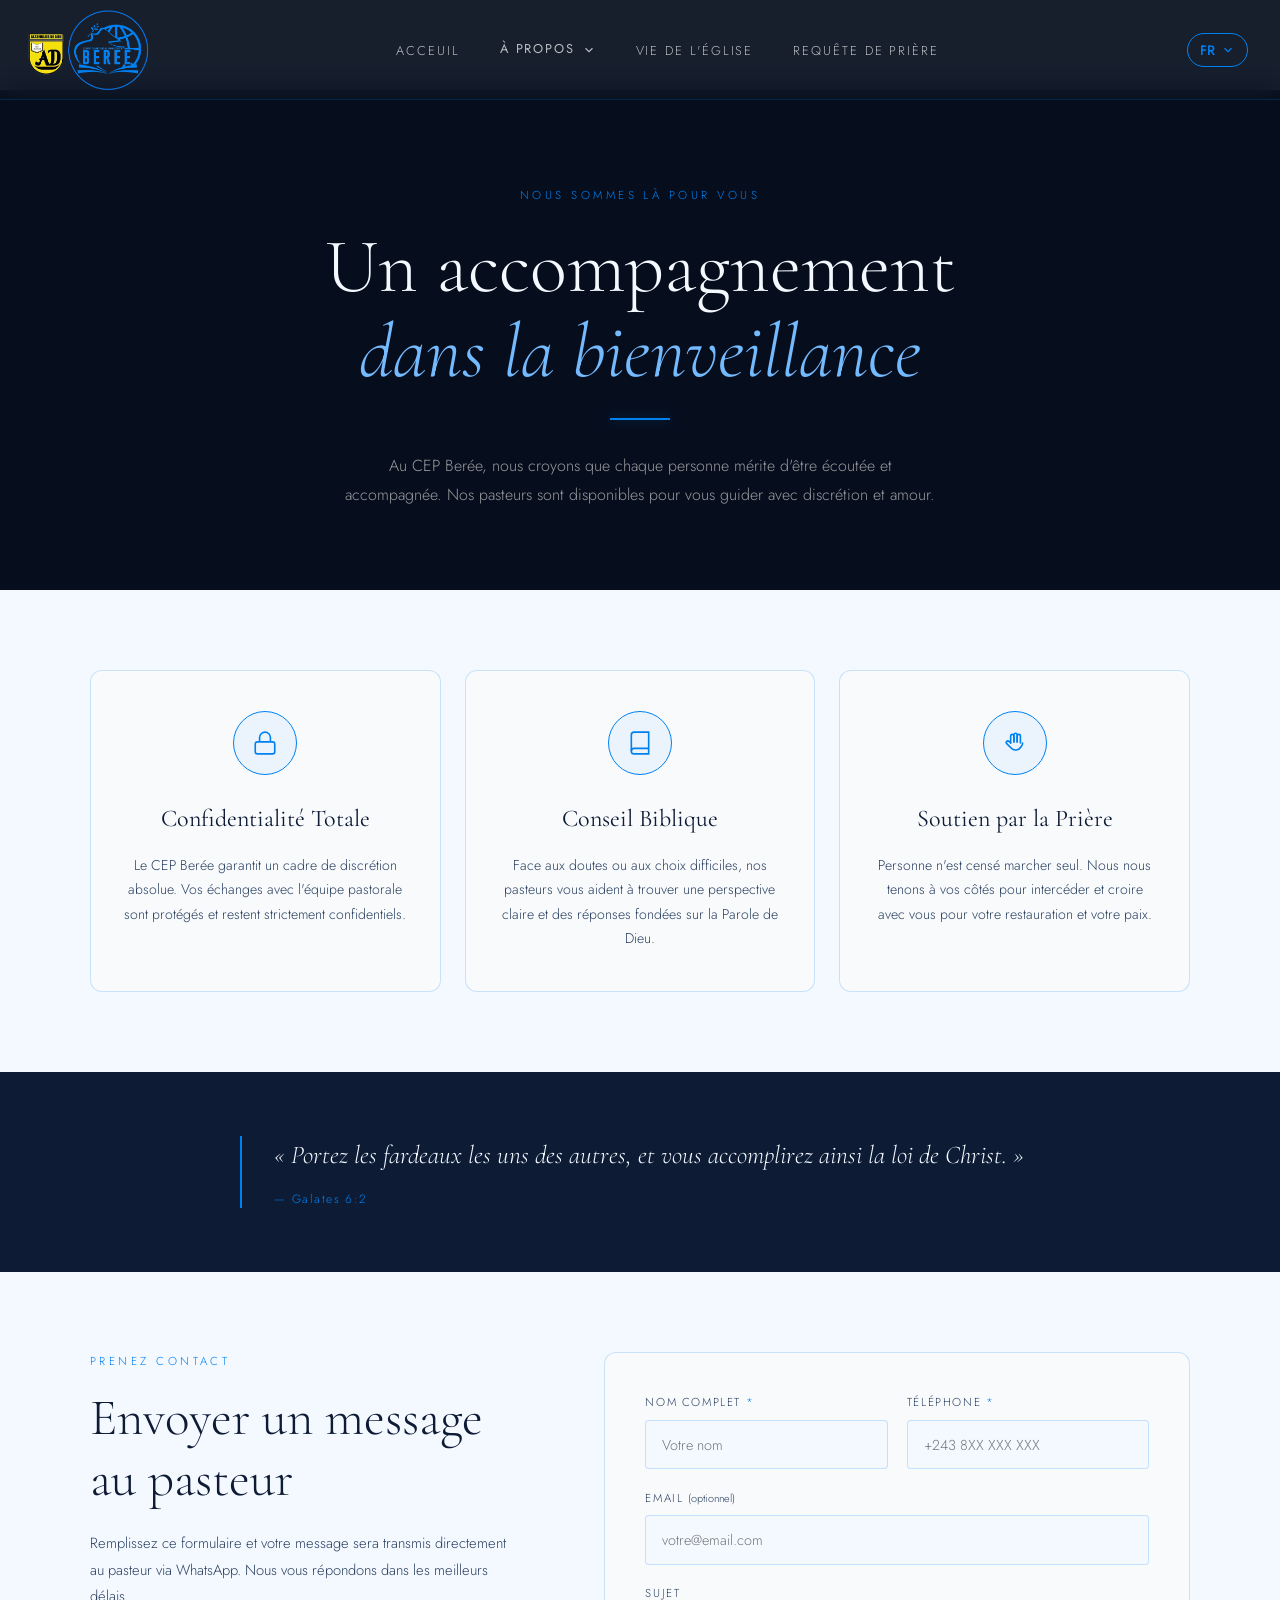
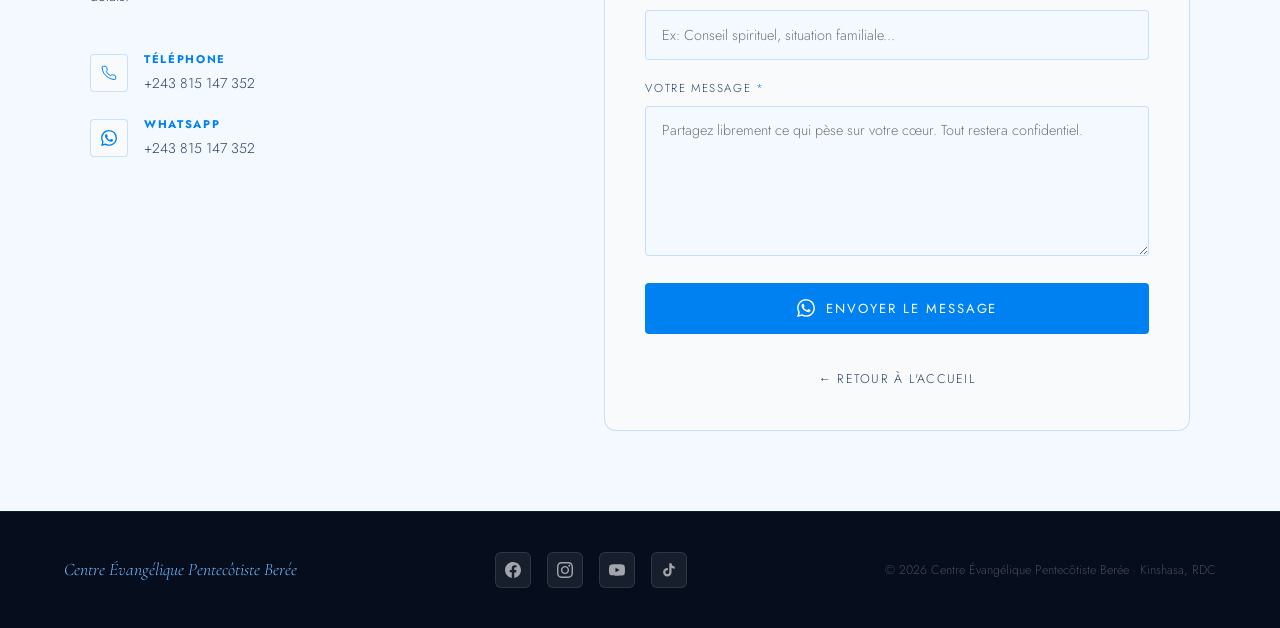
<file: pasteur.html>
<!DOCTYPE html>
<html lang="fr">
<head>
  <meta charset="UTF-8">
<meta name="viewport" content="width=device-width, initial-scale=1.0">
<link rel="icon" href="asset/favicon.svg" type="image/svg+xml">

<title>Parler au Pasteur - CEP Berée</title>

<meta property="og:type" content="website">
<meta property="og:title" content="Parler au Pasteur - CEP Berée">
<meta property="og:description" content="Contactez le pasteur du CEP Berée. Envoyez votre message, nous vous répondons dans les meilleurs délais.">
<meta property="og:image" content="https://nathanolongo51.github.io/Beree_site/asset/og-image.jpg">
<meta property="og:url" content="https://nathanolongo51.github.io/Beree_site/pasteur.html">
<meta property="og:site_name" content="CEP Berée">

<meta name="twitter:card" content="summary_large_image">
<meta name="twitter:title" content="Parler au Pasteur - CEP Berée">
<meta name="twitter:description" content="Contactez le pasteur du CEP Berée. Envoyez votre message, nous vous répondons dans les meilleurs délais.">
<meta name="twitter:image" content="https://nathanolongo51.github.io/Beree_site/asset/og-image.jpg">

  <link rel="preconnect" href="https://fonts.googleapis.com">
  <link href="https://fonts.googleapis.com/css2?family=Cormorant+Garamond:ital,wght@0,300;0,400;0,600;1,300;1,400&family=Jost:wght@300;400;500&display=swap" rel="stylesheet">
  <link rel="stylesheet" href="style.css">
  <link rel="stylesheet" href="css/pasteur.css">
</head>
<body>

<!-- NAVIGATION -->
<nav>
   <div class="nav-logo">
    <a href="index.html">
      <img src="asset/Sans titre.png" alt="CEP Berée" class="nav-logo-img">
    </a>
  </div>
  <ul class="nav-links">
     <li><a href="index.html">Acceuil</a></li>
      <li class="nav-dropdown">
    <button class="nav-dropdown__btn" id="nav-dropdown-btn">
      À Propos
      <svg viewBox="0 0 24 24" fill="none" stroke="currentColor" stroke-width="2"><polyline points="6 9 12 15 18 9"/></svg>
    </button>
    <ul class="nav-dropdown__list" id="nav-dropdown-list">
      <li><a href="index.html#about">Qui Sommes-Nous</a></li>
      <li><a href="index.html#horaires">Horaires des cultes</a></li>
      <li><a href="nouveau-venu.html">Je suis nouveau</a></li>
      <li><a href="donner-ma-vie.html">Donner ma vie à Jésus</a></li>
      <li><a href="bapteme.html">Me faire baptiser</a></li>
    </ul>
  </li>
      <li><a href="vie-d-eglise.html">Vie de l'église</a></li>
      <li><a href="requetes.html">Requête de prière</a></li>
  </ul>
  <div class="nav-lang-slot"></div>
<button class="nav-hamburger" id="nav-hamburger" aria-label="Menu">
    <span></span><span></span><span></span>
  </button>
</nav>

<div class="nav-mobile" id="nav-mobile">
      <a href="index.html">Acceuil</a>
      <div class="nav-mobile__dropdown">
    <button class="nav-mobile__dropdown-btn" id="dropdown-about-btn">
      À Propos
      <svg viewBox="0 0 24 24" fill="none" stroke="currentColor" stroke-width="2"><polyline points="6 9 12 15 18 9"/></svg>
    </button>
    <div class="nav-mobile__dropdown-list" id="dropdown-about">
      <a href="index.html#about">Qui Sommes-Nous</a>
      <a href="index.html#horaires">Horaires des cultes</a>
      <a href="nouveau-venu.html">Je suis nouveau</a>
      <a href="donner-ma-vie.html">Donner ma vie à Jésus</a>
      <a href="bapteme.html">Me faire baptiser</a>
    </div>
  </div>
      <a href="vie-d-eglise.html">Vie de l'église</a>
      <a href="requetes.html">Requête de prière</a>

  <div class="nav-mobile__info">
    <div class="nav-mobile__info-row">
      <svg viewBox="0 0 24 24" fill="none" stroke="currentColor" stroke-width="1.5"><path d="M21 10c0 7-9 13-9 13s-9-6-9-13a9 9 0 0 1 18 0z"/><circle cx="12" cy="10" r="3"/></svg>
      <span>161, Avenue de Kasa-Vubu<br>Commune de Ngiri-Ngiri, Kinshasa</span>
    </div>
    <div class="nav-mobile__info-row">
      <svg viewBox="0 0 24 24" fill="none" stroke="currentColor" stroke-width="1.5"><path d="M22 16.92v3a2 2 0 0 1-2.18 2 19.79 19.79 0 0 1-8.63-3.07A19.5 19.5 0 0 1 4.69 13a19.79 19.79 0 0 1-3.07-8.67A2 2 0 0 1 3.6 2h3a2 2 0 0 1 2 1.72c.127.96.361 1.903.7 2.81a2 2 0 0 1-.45 2.11L7.91 9.91a16 16 0 0 0 6.15 6.15l1.27-.94a2 2 0 0 1 2.11-.45c.907.339 1.85.573 2.81.7A2 2 0 0 1 22 16.92z"/></svg>
      <span>+243 815 147 352</span>
    </div>
    <div class="nav-mobile__info-row">
      <svg viewBox="0 0 24 24" fill="none" stroke="currentColor" stroke-width="1.5"><path d="M4 4h16c1.1 0 2 .9 2 2v12c0 1.1-.9 2-2 2H4c-1.1 0-2-.9-2-2V6c0-1.1.9-2 2-2z"/><polyline points="22,6 12,13 2,6"/></svg>
      <span>cepberee@gmail.com</span>
    </div>
  </div>
</div>


<button class="nav-mobile__close" id="nav-mobile-close" aria-label="Fermer">
  <span></span>
  <span></span>
</button>

<!-- HERO -->
<section class="pt-hero">
  <p class="hero-eyebrow">Nous sommes là pour vous</p>
  <h1 class="pt-hero__title">Un accompagnement<br><em>dans la bienveillance</em></h1>
  <div class="pt-hero__line"></div>
  <p class="pt-hero__sub">Au CEP Berée, nous croyons que chaque personne mérite d'être écoutée et accompagnée. Nos pasteurs sont disponibles pour vous guider avec discrétion et amour.</p>
</section>

<!-- 3 CARDS -->
<section class="pt-cards">
  <div class="pt-cards__inner">

    <div class="pt-card">
      <div class="pt-card__icon">
        <svg viewBox="0 0 24 24" fill="none" stroke="currentColor" stroke-width="1.5">
          <rect x="3" y="11" width="18" height="11" rx="2" ry="2"/>
          <path d="M7 11V7a5 5 0 0 1 10 0v4"/>
        </svg>
      </div>
      <h3>Confidentialité Totale</h3>
      <p>Le CEP Berée garantit un cadre de discrétion absolue. Vos échanges avec l'équipe pastorale sont protégés et restent strictement confidentiels.</p>
    </div>

    <div class="pt-card">
      <div class="pt-card__icon">
        <svg viewBox="0 0 24 24" fill="none" stroke="currentColor" stroke-width="1.5">
          <path d="M4 19.5A2.5 2.5 0 0 1 6.5 17H20"/>
          <path d="M6.5 2H20v20H6.5A2.5 2.5 0 0 1 4 19.5v-15A2.5 2.5 0 0 1 6.5 2z"/>
        </svg>
      </div>
      <h3>Conseil Biblique</h3>
      <p>Face aux doutes ou aux choix difficiles, nos pasteurs vous aident à trouver une perspective claire et des réponses fondées sur la Parole de Dieu.</p>
    </div>

    <div class="pt-card">
      <div class="pt-card__icon">
        <svg viewBox="0 0 24 24" fill="none" stroke="currentColor" stroke-width="1.5" stroke-linecap="round" stroke-linejoin="round">
  <!-- Main gauche -->
  <path d="M8 12V5.5c0-.8.7-1.5 1.5-1.5S11 4.7 11 5.5V11"/>
  <path d="M11 11V4.5c0-.8.7-1.5 1.5-1.5S14 3.7 14 4.5V11"/>
  
  <!-- Main droite -->
  <path d="M14 11V5.5c0-.8.7-1.5 1.5-1.5S17 4.7 17 5.5V12"/>
  <path d="M8 12l-1.5-1.5c-.6-.6-1.5-.6-2.1 0s-.6 1.5 0 2.1l4 4c1 1 2.3 1.9 3.6 1.9h1c1.7 0 3.2-.9 4.1-2.3l1.4-2.2c.3-.5.5-1 .5-1.6V12"/>
</svg>
      </div>
      <h3>Soutien par la Prière</h3>
      <p>Personne n'est censé marcher seul. Nous nous tenons à vos côtés pour intercéder et croire avec vous pour votre restauration et votre paix.</p>
    </div>

  </div>
</section>

<!-- VERSET -->
<section class="pt-verse">
  <div class="pt-verse__inner">
    <blockquote>
      « Portez les fardeaux les uns des autres, et vous accomplirez ainsi la loi de Christ. »
      <cite>— Galates 6:2</cite>
    </blockquote>
  </div>
</section>

<!-- FORMULAIRE -->
<section class="pt-form-section">
  <div class="pt-form-section__inner">

    <div class="pt-form-section__left">
      <p class="section-label">Prenez contact</p>
      <h2 class="section-title">Envoyer un message<br>au pasteur</h2>
      <p class="pt-form-section__desc">Remplissez ce formulaire et votre message sera transmis directement au pasteur via WhatsApp. Nous vous répondons dans les meilleurs délais.</p>

      <div class="pt-contact-info">
        <div class="pt-contact-row">
          <div class="pt-contact-icon">
            <svg viewBox="0 0 24 24" fill="none" stroke="currentColor" stroke-width="1.5"><path d="M22 16.92v3a2 2 0 0 1-2.18 2 19.79 19.79 0 0 1-8.63-3.07A19.5 19.5 0 0 1 4.69 13a19.79 19.79 0 0 1-3.07-8.67A2 2 0 0 1 3.6 2h3a2 2 0 0 1 2 1.72c.127.96.361 1.903.7 2.81a2 2 0 0 1-.45 2.11L7.91 9.91a16 16 0 0 0 6.15 6.15l1.27-.94a2 2 0 0 1 2.11-.45c.907.339 1.85.573 2.81.7A2 2 0 0 1 22 16.92z"/></svg>
          </div>
          <div>
            <h5>Téléphone</h5>
            <p>+243 815 147 352</p>
          </div>
        </div>
        <div class="pt-contact-row">
          <div class="pt-contact-icon">
            <svg viewBox="0 0 24 24" fill="currentColor"><path d="M17.472 14.382c-.297-.149-1.758-.867-2.03-.967-.273-.099-.471-.148-.67.15-.197.297-.767.966-.94 1.164-.173.199-.347.223-.644.075-.297-.15-1.255-.463-2.39-1.475-.883-.788-1.48-1.761-1.653-2.059-.173-.297-.018-.458.13-.606.134-.133.298-.347.446-.52.149-.174.198-.298.298-.497.099-.198.05-.371-.025-.52-.075-.149-.669-1.612-.916-2.207-.242-.579-.487-.5-.669-.51-.173-.008-.371-.01-.57-.01-.198 0-.52.074-.792.372-.272.297-1.04 1.016-1.04 2.479 0 1.462 1.065 2.875 1.213 3.074.149.198 2.096 3.2 5.077 4.487.709.306 1.262.489 1.694.625.712.227 1.36.195 1.871.118.571-.085 1.758-.719 2.006-1.413.248-.694.248-1.289.173-1.413-.074-.124-.272-.198-.57-.347m-5.421 7.403h-.004a9.87 9.87 0 0 1-5.031-1.378l-.361-.214-3.741.982.998-3.648-.235-.374a9.86 9.86 0 0 1-1.51-5.26c.001-5.45 4.436-9.884 9.888-9.884 2.64 0 5.122 1.03 6.988 2.898a9.825 9.825 0 0 1 2.893 6.994c-.003 5.45-4.437 9.884-9.885 9.884m8.413-18.297A11.815 11.815 0 0 0 12.05 0C5.495 0 .16 5.335.157 11.892c0 2.096.547 4.142 1.588 5.945L.057 24l6.305-1.654a11.882 11.882 0 0 0 5.683 1.448h.005c6.554 0 11.89-5.335 11.893-11.893a11.821 11.821 0 0 0-3.48-8.413z"/></svg>
          </div>
          <div>
            <h5>WhatsApp</h5>
            <p>+243 815 147 352</p>
          </div>
        </div>
      </div>
    </div>

    <div class="pt-form-section__right">
      <form id="pasteur-form" class="pt-form">
        <div class="pt-form__row">
          <div class="pt-form__group">
            <label>Nom complet <span class="pt-required">*</span></label>
            <input type="text" id="p-nom" placeholder="Votre nom" required>
          </div>
          <div class="pt-form__group">
            <label>Téléphone <span class="pt-required">*</span></label>
            <input type="tel" id="p-tel" placeholder="+243 8XX XXX XXX" required>
          </div>
        </div>
        <div class="pt-form__group">
          <label>Email <span class="pt-optional">(optionnel)</span></label>
          <input type="email" id="p-email" placeholder="votre@email.com">
        </div>
        <div class="pt-form__group">
          <label>Sujet</label>
          <input type="text" id="p-sujet" placeholder="Ex: Conseil spirituel, situation familiale...">
        </div>
        <div class="pt-form__group">
          <label>Votre message <span class="pt-required">*</span></label>
          <textarea id="p-message" rows="6" placeholder="Partagez librement ce qui pèse sur votre cœur. Tout restera confidentiel." required></textarea>
        </div>
        <button type="submit" class="pt-submit">
          <svg viewBox="0 0 24 24" fill="currentColor"><path d="M17.472 14.382c-.297-.149-1.758-.867-2.03-.967-.273-.099-.471-.148-.67.15-.197.297-.767.966-.94 1.164-.173.199-.347.223-.644.075-.297-.15-1.255-.463-2.39-1.475-.883-.788-1.48-1.761-1.653-2.059-.173-.297-.018-.458.13-.606.134-.133.298-.347.446-.52.149-.174.198-.298.298-.497.099-.198.05-.371-.025-.52-.075-.149-.669-1.612-.916-2.207-.242-.579-.487-.5-.669-.51-.173-.008-.371-.01-.57-.01-.198 0-.52.074-.792.372-.272.297-1.04 1.016-1.04 2.479 0 1.462 1.065 2.875 1.213 3.074.149.198 2.096 3.2 5.077 4.487.709.306 1.262.489 1.694.625.712.227 1.36.195 1.871.118.571-.085 1.758-.719 2.006-1.413.248-.694.248-1.289.173-1.413-.074-.124-.272-.198-.57-.347m-5.421 7.403h-.004a9.87 9.87 0 0 1-5.031-1.378l-.361-.214-3.741.982.998-3.648-.235-.374a9.86 9.86 0 0 1-1.51-5.26c.001-5.45 4.436-9.884 9.888-9.884 2.64 0 5.122 1.03 6.988 2.898a9.825 9.825 0 0 1 2.893 6.994c-.003 5.45-4.437 9.884-9.885 9.884m8.413-18.297A11.815 11.815 0 0 0 12.05 0C5.495 0 .16 5.335.157 11.892c0 2.096.547 4.142 1.588 5.945L.057 24l6.305-1.654a11.882 11.882 0 0 0 5.683 1.448h.005c6.554 0 11.89-5.335 11.893-11.893a11.821 11.821 0 0 0-3.48-8.413z"/></svg>
          Envoyer le message
        </button>
        <a href="index.html" class="pt-back">← Retour à l'accueil</a>
      </form>
    </div>

  </div>
</section>

<!-- FOOTER -->
<footer>
  <div class="footer-logo">Centre Évangélique Pentecôtiste Berée</div>
  <div class="footer-links">
    <a href="https://www.facebook.com/share/1E8WMUcNB5/?mibextid=wwXIfr" aria-label="Facebook">
    <svg viewBox="0 0 24 24" fill="currentColor"><path d="M24 12.07C24 5.41 18.63 0 12 0S0 5.4 0 12.07C0 18.1 4.39 23.1 10.13 24v-8.44H7.08v-3.49h3.04V9.41c0-3.02 1.8-4.7 4.54-4.7 1.31 0 2.68.24 2.68.24v2.97h-1.5c-1.5 0-1.96.93-1.96 1.89v2.26h3.32l-.53 3.5h-2.8V24C19.62 23.1 24 18.1 24 12.07z"/></svg>
  </a>
  <a href="https://www.instagram.com/cadccepberee?igsh=aTkwZzBqb2g4cA==" aria-label="Instagram">
    <svg viewBox="0 0 24 24" fill="currentColor"><path d="M12 2.163c3.204 0 3.584.012 4.85.07 3.252.148 4.771 1.691 4.919 4.919.058 1.265.069 1.645.069 4.849 0 3.205-.012 3.584-.069 4.849-.149 3.225-1.664 4.771-4.919 4.919-1.266.058-1.644.07-4.85.07-3.204 0-3.584-.012-4.849-.07-3.26-.149-4.771-1.699-4.919-4.92-.058-1.265-.07-1.644-.07-4.849 0-3.204.013-3.583.07-4.849.149-3.227 1.664-4.771 4.919-4.919 1.266-.057 1.645-.069 4.849-.069zm0-2.163c-3.259 0-3.667.014-4.947.072-4.358.2-6.78 2.618-6.98 6.98-.059 1.281-.073 1.689-.073 4.948 0 3.259.014 3.668.072 4.948.2 4.358 2.618 6.78 6.98 6.98 1.281.058 1.689.072 4.948.072 3.259 0 3.668-.014 4.948-.072 4.354-.2 6.782-2.618 6.979-6.98.059-1.28.073-1.689.073-4.948 0-3.259-.014-3.667-.072-4.947-.196-4.354-2.617-6.78-6.979-6.98-1.281-.059-1.69-.073-4.949-.073zm0 5.838c-3.403 0-6.162 2.759-6.162 6.162s2.759 6.163 6.162 6.163 6.162-2.759 6.162-6.163c0-3.403-2.759-6.162-6.162-6.162zm0 10.162c-2.209 0-4-1.79-4-4 0-2.209 1.791-4 4-4s4 1.791 4 4c0 2.21-1.791 4-4 4zm6.406-11.845c-.796 0-1.441.645-1.441 1.44s.645 1.44 1.441 1.44c.795 0 1.439-.645 1.439-1.44s-.644-1.44-1.439-1.44z"/></svg>
  </a>
  <a href="https://www.youtube.com/@cepberee6964" aria-label="YouTube">
    <svg viewBox="0 0 24 24" fill="currentColor"><path d="M23.5 6.2a3 3 0 0 0-2.1-2.1C19.5 3.5 12 3.5 12 3.5s-7.5 0-9.4.6A3 3 0 0 0 .5 6.2C0 8.1 0 12 0 12s0 3.9.6 5.8a3 3 0 0 0 2.1 2.1c1.9.6 9.3.6 9.3.6s7.5 0 9.4-.6a3 3 0 0 0 2.1-2.1C24 15.9 24 12 24 12s0-3.9-.5-5.8zM9.7 15.5V8.5l6.3 3.5-6.3 3.5z"/></svg>
  </a>
  <a href="https://www.tiktok.com/@cepberee?_r=1&_t=ZS-96AhfSk8XB3" aria-label="TikTok">
    <svg viewBox="0 0 24 24" fill="currentColor"><path d="M19.59 6.69a4.83 4.83 0 0 1-3.77-4.25V2h-3.45v13.67a2.89 2.89 0 0 1-2.88 2.5 2.89 2.89 0 0 1-2.89-2.89 2.89 2.89 0 0 1 2.89-2.89c.28 0 .54.04.79.1V9.01a6.32 6.32 0 0 0-.79-.05 6.34 6.34 0 0 0-6.34 6.34 6.34 6.34 0 0 0 6.34 6.34 6.34 6.34 0 0 0 6.33-6.34V8.69a8.18 8.18 0 0 0 4.78 1.52V6.75a4.85 4.85 0 0 1-1.01-.06z"/></svg>
  </a>
  </div>
  <p class="footer-copy">© 2026 Centre Évangélique Pentecôtiste Berée · Kinshasa, RDC</p>
</footer>

<button class="btn-top" id="btn-top" aria-label="Retour en haut">
  <svg viewBox="0 0 24 24" fill="none" stroke="currentColor" stroke-width="2">
    <polyline points="18 15 12 9 6 15"/>
  </svg>
</button>

<script src="js/i18n.js"></script>
<script src="js/main.js"></script>
<script src="js/pages.js"></script>

</body>
</html>
</file>
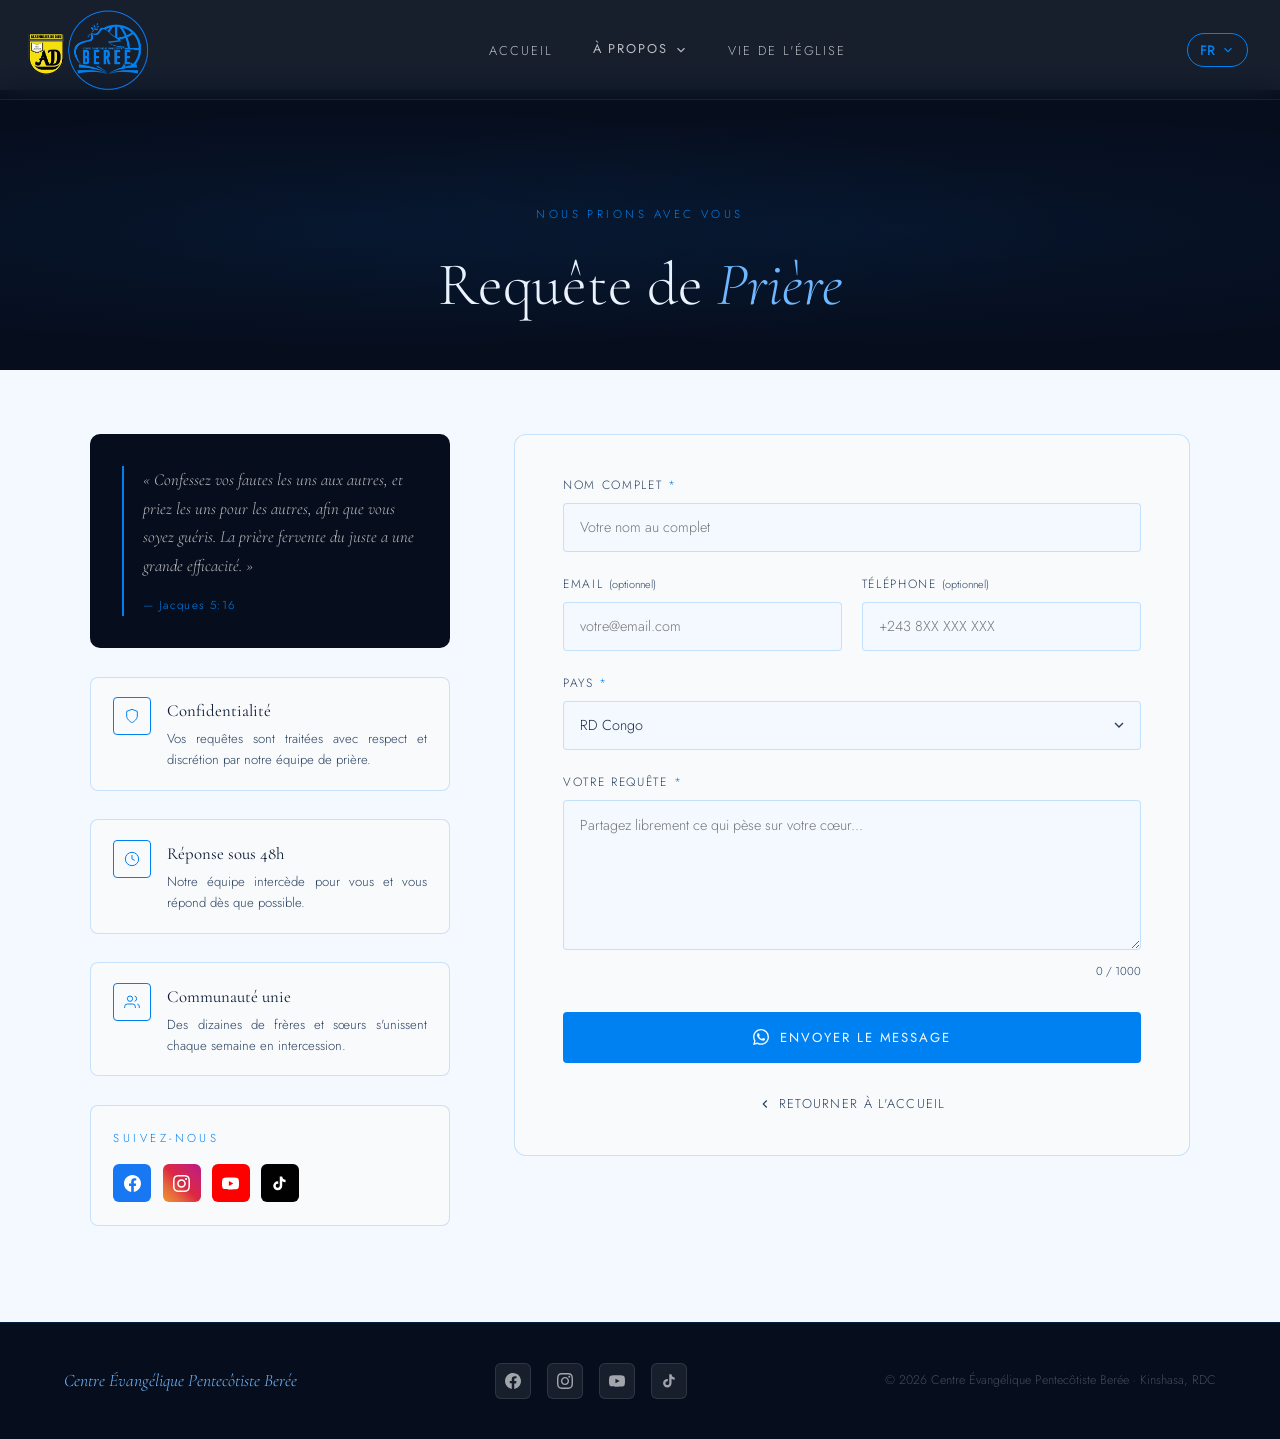
<file: requetes.html>
<!DOCTYPE html>
<html lang="fr">
<head>
  <meta charset="UTF-8">
<meta name="viewport" content="width=device-width, initial-scale=1.0">
<link rel="icon" href="asset/favicon.svg" type="image/svg+xml">

<title>Requête de Prière - CEP Berée</title>

<meta property="og:type" content="website">
<meta property="og:title" content="Requête de Prière — CEP Berée">
<meta property="og:description" content="Envoyez votre requête de prière au CEP Berée. Nous prions pour vous. Formulaire simple et confidentiel.">
<meta property="og:image" content="https://nathanolongo51.github.io/Beree_site/asset/og-image.jpg">
<meta property="og:url" content="https://nathanolongo51.github.io/Beree_site/requetes.html">
<meta property="og:site_name" content="CEP Berée">

<meta name="twitter:card" content="summary_large_image">
<meta name="twitter:title" content="Requête de Prière — CEP Berée">
<meta name="twitter:description" content="Envoyez votre requête de prière au CEP Berée. Nous prions pour vous. Formulaire simple et confidentiel.">
<meta name="twitter:image" content="https://nathanolongo51.github.io/Beree_site/asset/og-image.jpg">

  <link rel="preconnect" href="https://fonts.googleapis.com">
  <link href="https://fonts.googleapis.com/css2?family=Cormorant+Garamond:ital,wght@0,300;0,400;0,600;1,300;1,400&family=Jost:wght@300;400;500&display=swap" rel="stylesheet">
  <link rel="stylesheet" href="style.css">
  <link rel="stylesheet" href="css/requetes.css">
</head>
<body>

<nav>
   <div class="nav-logo">
    <a href="index.html">
      <img src="asset/Sans titre.png" alt="CEP Berée" class="nav-logo-img">
    </a>
  </div>
  <ul class="nav-links">
    <li><a href="index.html">Accueil</a></li>
    <li class="nav-dropdown">
    <button class="nav-dropdown__btn" id="nav-dropdown-btn">
      À Propos
      <svg viewBox="0 0 24 24" fill="none" stroke="currentColor" stroke-width="2"><polyline points="6 9 12 15 18 9"/></svg>
    </button>
    <ul class="nav-dropdown__list" id="nav-dropdown-list">
      <li><a href="index.html#about">Qui Sommes-Nous</a></li>
      <li><a href="index.html#horaires">Horaires des cultes</a></li>
      <li><a href="nouveau-venu.html">Je suis nouveau </a></li>
      <li><a href="pasteur.html">Parler au Pasteur</a></li>
      <li><a href="donner-ma-vie.html">Donner ma vie à jésus</a></li>
      <li><a href="bapteme.html">Me faire baptiser</a></li>
    </ul>
  </li>
    <li><a href="vie-d-eglise.html">Vie de l'église</a></li>
  </ul>
  <div class="nav-lang-slot"></div>
<button class="nav-hamburger" id="nav-hamburger" aria-label="Menu">
    <span></span><span></span><span></span>
  </button>
</nav>

<div class="nav-mobile" id="nav-mobile">
  <a href="index.html">Accueil</a>
  <div class="nav-mobile__dropdown">
    <button class="nav-mobile__dropdown-btn" id="dropdown-about-btn">
      À Propos
      <svg viewBox="0 0 24 24" fill="none" stroke="currentColor" stroke-width="2"><polyline points="6 9 12 15 18 9"/></svg>
    </button>
    <div class="nav-mobile__dropdown-list" id="dropdown-about">
      <a href="index.html#about">Qui Sommes-Nous</a>
      <a href="index.html#horaires">Horaires des cultes</a>
      <a href="nouveau-venu.html">Je suis nouveau </a>
      <a href="pasteur.html">Parler au Pasteur</a>
      <a href="donner-ma-vie.html">Donner ma vie à jésus</a>
      <a href="bapteme.html">Me faire baptiser</a>
    </div>
  </div>
  <a href="vie-d-eglise.html">Vie de l'église</a>

  <div class="nav-mobile__info">
    <div class="nav-mobile__info-row">
      <svg viewBox="0 0 24 24" fill="none" stroke="currentColor" stroke-width="1.5"><path d="M21 10c0 7-9 13-9 13s-9-6-9-13a9 9 0 0 1 18 0z"/><circle cx="12" cy="10" r="3"/></svg>
      <span>161, Avenue de Kasa-Vubu<br>Commune de Ngiri-Ngiri, Kinshasa</span>
    </div>
    <div class="nav-mobile__info-row">
      <svg viewBox="0 0 24 24" fill="none" stroke="currentColor" stroke-width="1.5"><path d="M22 16.92v3a2 2 0 0 1-2.18 2 19.79 19.79 0 0 1-8.63-3.07A19.5 19.5 0 0 1 4.69 13a19.79 19.79 0 0 1-3.07-8.67A2 2 0 0 1 3.6 2h3a2 2 0 0 1 2 1.72c.127.96.361 1.903.7 2.81a2 2 0 0 1-.45 2.11L7.91 9.91a16 16 0 0 0 6.15 6.15l1.27-.94a2 2 0 0 1 2.11-.45c.907.339 1.85.573 2.81.7A2 2 0 0 1 22 16.92z"/></svg>
      <span>+243 815 147 352</span>
    </div>
    <div class="nav-mobile__info-row">
      <svg viewBox="0 0 24 24" fill="none" stroke="currentColor" stroke-width="1.5"><path d="M4 4h16c1.1 0 2 .9 2 2v12c0 1.1-.9 2-2 2H4c-1.1 0-2-.9-2-2V6c0-1.1.9-2 2-2z"/><polyline points="22,6 12,13 2,6"/></svg>
      <span>cepberee@gmail.com</span>
    </div>
  </div>
</div>

<button class="nav-mobile__close" id="nav-mobile-close" aria-label="Fermer">
  <span></span>
  <span></span>
</button>

<!-- HERO -->
<div class="req-hero">
  <div class="req-hero__pattern"></div>
  <div class="req-cross"></div>
  <p class="hero-eyebrow">Nous prions avec vous</p>
  <h1 class="req-hero__title">Requête de <em>Prière</em></h1>
</div>

<!-- CONTENU -->
<main class="req-main">
  <div class="req-wrapper">

    <!-- GAUCHE -->
    <aside class="req-aside">
      <div class="req-verse-card">
        <blockquote class="req-verse">
          « Confessez vos fautes les uns aux autres, et priez les uns pour les autres, afin que vous soyez guéris. La prière fervente du juste a une grande efficacité. »
          <cite>— Jacques 5:16</cite>
        </blockquote>
      </div>

      <div class="req-info-block">
        <div class="req-info-icon">
          <svg viewBox="0 0 24 24" fill="none" stroke="currentColor" stroke-width="1.5"><path d="M12 22s8-4 8-10V5l-8-3-8 3v7c0 6 8 10 8 10z"/></svg>
        </div>
        <div>
          <h4>Confidentialité</h4>
          <p>Vos requêtes sont traitées avec respect et discrétion par notre équipe de prière.</p>
        </div>
      </div>

      <div class="req-info-block">
        <div class="req-info-icon">
          <svg viewBox="0 0 24 24" fill="none" stroke="currentColor" stroke-width="1.5"><circle cx="12" cy="12" r="10"/><polyline points="12 6 12 12 16 14"/></svg>
        </div>
        <div>
          <h4>Réponse sous 48h</h4>
          <p>Notre équipe intercède pour vous et vous répond dès que possible.</p>
        </div>
      </div>

      <div class="req-info-block">
        <div class="req-info-icon">
          <svg viewBox="0 0 24 24" fill="none" stroke="currentColor" stroke-width="1.5"><path d="M17 21v-2a4 4 0 0 0-4-4H5a4 4 0 0 0-4 4v2"/><circle cx="9" cy="7" r="4"/><path d="M23 21v-2a4 4 0 0 0-3-3.87"/><path d="M16 3.13a4 4 0 0 1 0 7.75"/></svg>
        </div>
        <div>
          <h4>Communauté unie</h4>
          <p>Des dizaines de frères et sœurs s'unissent chaque semaine en intercession.</p>
        </div>
      </div>

      <div class="req-socials">
        <p class="section-label">Suivez-nous</p>
        <div class="req-socials__icons">
          <a href="https://www.facebook.com/share/1E8WMUcNB5/?mibextid=wwXIfr" class="req-social-btn req-social-btn--fb" aria-label="Facebook">
            <svg viewBox="0 0 24 24" fill="currentColor"><path d="M24 12.07C24 5.41 18.63 0 12 0S0 5.4 0 12.07C0 18.1 4.39 23.1 10.13 24v-8.44H7.08v-3.49h3.04V9.41c0-3.02 1.8-4.7 4.54-4.7 1.31 0 2.68.24 2.68.24v2.97h-1.5c-1.5 0-1.96.93-1.96 1.89v2.26h3.32l-.53 3.5h-2.8V24C19.62 23.1 24 18.1 24 12.07z"/></svg>
          </a>
          <a href="https://www.instagram.com/cadccepberee?igsh=aTkwZzBqb2g4cA==" class="req-social-btn req-social-btn--ig" aria-label="Instagram">
            <svg viewBox="0 0 24 24" fill="currentColor"><path d="M12 2.163c3.204 0 3.584.012 4.85.07 3.252.148 4.771 1.691 4.919 4.919.058 1.265.069 1.645.069 4.849 0 3.205-.012 3.584-.069 4.849-.149 3.225-1.664 4.771-4.919 4.919-1.266.058-1.644.07-4.85.07-3.204 0-3.584-.012-4.849-.07-3.26-.149-4.771-1.699-4.919-4.92-.058-1.265-.07-1.644-.07-4.849 0-3.204.013-3.583.07-4.849.149-3.227 1.664-4.771 4.919-4.919 1.266-.057 1.645-.069 4.849-.069zm0-2.163c-3.259 0-3.667.014-4.947.072-4.358.2-6.78 2.618-6.98 6.98-.059 1.281-.073 1.689-.073 4.948 0 3.259.014 3.668.072 4.948.2 4.358 2.618 6.78 6.98 6.98 1.281.058 1.689.072 4.948.072 3.259 0 3.668-.014 4.948-.072 4.354-.2 6.782-2.618 6.979-6.98.059-1.28.073-1.689.073-4.948 0-3.259-.014-3.667-.072-4.947-.196-4.354-2.617-6.78-6.979-6.98-1.281-.059-1.69-.073-4.949-.073zm0 5.838c-3.403 0-6.162 2.759-6.162 6.162s2.759 6.163 6.162 6.163 6.162-2.759 6.162-6.163c0-3.403-2.759-6.162-6.162-6.162zm0 10.162c-2.209 0-4-1.79-4-4 0-2.209 1.791-4 4-4s4 1.791 4 4c0 2.21-1.791 4-4 4zm6.406-11.845c-.796 0-1.441.645-1.441 1.44s.645 1.44 1.441 1.44c.795 0 1.439-.645 1.439-1.44s-.644-1.44-1.439-1.44z"/></svg>
          </a>
          <a href="https://www.youtube.com/@cepberee6964" class="req-social-btn req-social-btn--yt" aria-label="YouTube">
            <svg viewBox="0 0 24 24" fill="currentColor"><path d="M23.5 6.2a3 3 0 0 0-2.1-2.1C19.5 3.5 12 3.5 12 3.5s-7.5 0-9.4.6A3 3 0 0 0 .5 6.2C0 8.1 0 12 0 12s0 3.9.6 5.8a3 3 0 0 0 2.1 2.1c1.9.6 9.3.6 9.3.6s7.5 0 9.4-.6a3 3 0 0 0 2.1-2.1C24 15.9 24 12 24 12s0-3.9-.5-5.8zM9.7 15.5V8.5l6.3 3.5-6.3 3.5z"/></svg>
          </a>
          <a href="https://www.tiktok.com/@cepberee?_r=1&_t=ZS-96AhfSk8XB3" class="req-social-btn req-social-btn--tk" aria-label="TikTok">
            <svg viewBox="0 0 24 24" fill="currentColor"><path d="M19.59 6.69a4.83 4.83 0 0 1-3.77-4.25V2h-3.45v13.67a2.89 2.89 0 0 1-2.88 2.5 2.89 2.89 0 0 1-2.89-2.89 2.89 2.89 0 0 1 2.89-2.89c.28 0 .54.04.79.1V9.01a6.32 6.32 0 0 0-.79-.05 6.34 6.34 0 0 0-6.34 6.34 6.34 6.34 0 0 0 6.34 6.34 6.34 6.34 0 0 0 6.33-6.34V8.69a8.18 8.18 0 0 0 4.78 1.52V6.75a4.85 4.85 0 0 1-1.01-.06z"/></svg>
          </a>
        </div>
      </div>
    </aside>

    <!-- DROITE : formulaire -->
    <div class="req-form-wrap">
      <form id="req-form" class="req-form" novalidate>

        <div class="req-form__group">
          <label>Nom complet <span class="req-required">*</span></label>
          <input type="text" id="req-nom" placeholder="Votre nom au complet" required>
          <span class="req-error-msg" id="err-nom">Ce champ est requis.</span>
        </div>

        <div class="req-form__row">
          <div class="req-form__group">
            <label>Email <span class="req-optional">(optionnel)</span></label>
            <input type="email" id="req-email" placeholder="votre@email.com">
          </div>
          <div class="req-form__group">
            <label>Téléphone <span class="req-optional">(optionnel)</span></label>
            <input type="tel" id="req-tel" placeholder="+243 8XX XXX XXX">
          </div>
        </div>

        <div class="req-form__group">
          <label>Pays <span class="req-required">*</span></label>
          <div class="req-select-wrap">
            <select id="req-pays" required>
              <option value="">Choisir un pays</option>
              <option value="Afghanistan">Afghanistan</option>
              <option value="Albanie">Albanie</option>
              <option value="Algérie">Algérie</option>
              <option value="Angola">Angola</option>
              <option value="Argentine">Argentine</option>
              <option value="Australie">Australie</option>
              <option value="Autriche">Autriche</option>
              <option value="Belgique">Belgique</option>
              <option value="Bénin">Bénin</option>
              <option value="Brésil">Brésil</option>
              <option value="Burkina Faso">Burkina Faso</option>
              <option value="Burundi">Burundi</option>
              <option value="Cameroun">Cameroun</option>
              <option value="Canada">Canada</option>
              <option value="Rép. Centrafricaine">Rép. Centrafricaine</option>
              <option value="Tchad">Tchad</option>
              <option value="Chine">Chine</option>
              <option value="Colombie">Colombie</option>
              <option value="Congo-Brazzaville">Congo-Brazzaville</option>
              <option value="RD Congo" selected>RD Congo</option>
              <option value="Côte d'Ivoire">Côte d'Ivoire</option>
              <option value="Cuba">Cuba</option>
              <option value="Égypte">Égypte</option>
              <option value="Éthiopie">Éthiopie</option>
              <option value="France">France</option>
              <option value="Gabon">Gabon</option>
              <option value="Allemagne">Allemagne</option>
              <option value="Ghana">Ghana</option>
              <option value="Grèce">Grèce</option>
              <option value="Guinée">Guinée</option>
              <option value="Haïti">Haïti</option>
              <option value="Inde">Inde</option>
              <option value="Indonésie">Indonésie</option>
              <option value="Iran">Iran</option>
              <option value="Israël">Israël</option>
              <option value="Italie">Italie</option>
              <option value="Japon">Japon</option>
              <option value="Kenya">Kenya</option>
              <option value="Liban">Liban</option>
              <option value="Libéria">Libéria</option>
              <option value="Madagascar">Madagascar</option>
              <option value="Malawi">Malawi</option>
              <option value="Mali">Mali</option>
              <option value="Maurice">Maurice</option>
              <option value="Mexique">Mexique</option>
              <option value="Maroc">Maroc</option>
              <option value="Mozambique">Mozambique</option>
              <option value="Pays-Bas">Pays-Bas</option>
              <option value="Niger">Niger</option>
              <option value="Nigéria">Nigéria</option>
              <option value="Norvège">Norvège</option>
              <option value="Pakistan">Pakistan</option>
              <option value="Pérou">Pérou</option>
              <option value="Philippines">Philippines</option>
              <option value="Pologne">Pologne</option>
              <option value="Portugal">Portugal</option>
              <option value="Roumanie">Roumanie</option>
              <option value="Russie">Russie</option>
              <option value="Rwanda">Rwanda</option>
              <option value="Sénégal">Sénégal</option>
              <option value="Afrique du Sud">Afrique du Sud</option>
              <option value="Soudan du Sud">Soudan du Sud</option>
              <option value="Espagne">Espagne</option>
              <option value="Soudan">Soudan</option>
              <option value="Suède">Suède</option>
              <option value="Suisse">Suisse</option>
              <option value="Tanzanie">Tanzanie</option>
              <option value="Togo">Togo</option>
              <option value="Tunisie">Tunisie</option>
              <option value="Turquie">Turquie</option>
              <option value="Ouganda">Ouganda</option>
              <option value="Ukraine">Ukraine</option>
              <option value="Royaume-Uni">Royaume-Uni</option>
              <option value="États-Unis">États-Unis</option>
              <option value="Venezuela">Venezuela</option>
              <option value="Vietnam">Vietnam</option>
              <option value="Zambie">Zambie</option>
              <option value="Zimbabwe">Zimbabwe</option>
            </select>
            <svg class="req-select-arrow" viewBox="0 0 24 24" fill="none" stroke="currentColor" stroke-width="2"><polyline points="6 9 12 15 18 9"/></svg>
          </div>
          <span class="req-error-msg" id="err-pays">Veuillez sélectionner un pays.</span>
        </div>

        <div class="req-form__group">
          <label>Votre requête <span class="req-required">*</span></label>
          <textarea id="req-message" rows="6" placeholder="Partagez librement ce qui pèse sur votre cœur..." required></textarea>
          <div class="req-char-count"><span id="req-char">0</span> / 1000</div>
          <span class="req-error-msg" id="err-message">Ce champ est requis.</span>
        </div>

        <button type="submit" class="req-submit">
          <svg viewBox="0 0 24 24" fill="currentColor"><path d="M17.472 14.382c-.297-.149-1.758-.867-2.03-.967-.273-.099-.471-.148-.67.15-.197.297-.767.966-.94 1.164-.173.199-.347.223-.644.075-.297-.15-1.255-.463-2.39-1.475-.883-.788-1.48-1.761-1.653-2.059-.173-.297-.018-.458.13-.606.134-.133.298-.347.446-.52.149-.174.198-.298.298-.497.099-.198.05-.371-.025-.52-.075-.149-.669-1.612-.916-2.207-.242-.579-.487-.5-.669-.51-.173-.008-.371-.01-.57-.01-.198 0-.52.074-.792.372-.272.297-1.04 1.016-1.04 2.479 0 1.462 1.065 2.875 1.213 3.074.149.198 2.096 3.2 5.077 4.487.709.306 1.262.489 1.694.625.712.227 1.36.195 1.871.118.571-.085 1.758-.719 2.006-1.413.248-.694.248-1.289.173-1.413-.074-.124-.272-.198-.57-.347m-5.421 7.403h-.004a9.87 9.87 0 0 1-5.031-1.378l-.361-.214-3.741.982.998-3.648-.235-.374a9.86 9.86 0 0 1-1.51-5.26c.001-5.45 4.436-9.884 9.888-9.884 2.64 0 5.122 1.03 6.988 2.898a9.825 9.825 0 0 1 2.893 6.994c-.003 5.45-4.437 9.884-9.885 9.884m8.413-18.297A11.815 11.815 0 0 0 12.05 0C5.495 0 .16 5.335.157 11.892c0 2.096.547 4.142 1.588 5.945L.057 24l6.305-1.654a11.882 11.882 0 0 0 5.683 1.448h.005c6.554 0 11.89-5.335 11.893-11.893a11.821 11.821 0 0 0-3.48-8.413z"/></svg>
          Envoyer le message
        </button>

        <a href="index.html" class="req-back">
          <svg viewBox="0 0 24 24" fill="none" stroke="currentColor" stroke-width="2"><polyline points="15 18 9 12 15 6"/></svg>
          Retourner à l'accueil
        </a>

      </form>
    </div>

  </div>
</main>

<!-- FOOTER -->
<footer>
  <div class="footer-logo">Centre Évangélique Pentecôtiste Berée</div>
  <div class="footer-links">
  <a href="https://www.facebook.com/share/1E8WMUcNB5/?mibextid=wwXIfr" aria-label="Facebook">
    <svg viewBox="0 0 24 24" fill="currentColor"><path d="M24 12.07C24 5.41 18.63 0 12 0S0 5.4 0 12.07C0 18.1 4.39 23.1 10.13 24v-8.44H7.08v-3.49h3.04V9.41c0-3.02 1.8-4.7 4.54-4.7 1.31 0 2.68.24 2.68.24v2.97h-1.5c-1.5 0-1.96.93-1.96 1.89v2.26h3.32l-.53 3.5h-2.8V24C19.62 23.1 24 18.1 24 12.07z"/></svg>
  </a>
  <a href="https://www.instagram.com/cadccepberee?igsh=aTkwZzBqb2g4cA==" aria-label="Instagram">
    <svg viewBox="0 0 24 24" fill="currentColor"><path d="M12 2.163c3.204 0 3.584.012 4.85.07 3.252.148 4.771 1.691 4.919 4.919.058 1.265.069 1.645.069 4.849 0 3.205-.012 3.584-.069 4.849-.149 3.225-1.664 4.771-4.919 4.919-1.266.058-1.644.07-4.85.07-3.204 0-3.584-.012-4.849-.07-3.26-.149-4.771-1.699-4.919-4.92-.058-1.265-.07-1.644-.07-4.849 0-3.204.013-3.583.07-4.849.149-3.227 1.664-4.771 4.919-4.919 1.266-.057 1.645-.069 4.849-.069zm0-2.163c-3.259 0-3.667.014-4.947.072-4.358.2-6.78 2.618-6.98 6.98-.059 1.281-.073 1.689-.073 4.948 0 3.259.014 3.668.072 4.948.2 4.358 2.618 6.78 6.98 6.98 1.281.058 1.689.072 4.948.072 3.259 0 3.668-.014 4.948-.072 4.354-.2 6.782-2.618 6.979-6.98.059-1.28.073-1.689.073-4.948 0-3.259-.014-3.667-.072-4.947-.196-4.354-2.617-6.78-6.979-6.98-1.281-.059-1.69-.073-4.949-.073zm0 5.838c-3.403 0-6.162 2.759-6.162 6.162s2.759 6.163 6.162 6.163 6.162-2.759 6.162-6.163c0-3.403-2.759-6.162-6.162-6.162zm0 10.162c-2.209 0-4-1.79-4-4 0-2.209 1.791-4 4-4s4 1.791 4 4c0 2.21-1.791 4-4 4zm6.406-11.845c-.796 0-1.441.645-1.441 1.44s.645 1.44 1.441 1.44c.795 0 1.439-.645 1.439-1.44s-.644-1.44-1.439-1.44z"/></svg>
  </a>
  <a href="https://www.youtube.com/@cepberee6964" aria-label="YouTube">
    <svg viewBox="0 0 24 24" fill="currentColor"><path d="M23.5 6.2a3 3 0 0 0-2.1-2.1C19.5 3.5 12 3.5 12 3.5s-7.5 0-9.4.6A3 3 0 0 0 .5 6.2C0 8.1 0 12 0 12s0 3.9.6 5.8a3 3 0 0 0 2.1 2.1c1.9.6 9.3.6 9.3.6s7.5 0 9.4-.6a3 3 0 0 0 2.1-2.1C24 15.9 24 12 24 12s0-3.9-.5-5.8zM9.7 15.5V8.5l6.3 3.5-6.3 3.5z"/></svg>
  </a>
  <a href="https://www.tiktok.com/@cepberee?_r=1&_t=ZS-96AhfSk8XB3" aria-label="TikTok">
    <svg viewBox="0 0 24 24" fill="currentColor"><path d="M19.59 6.69a4.83 4.83 0 0 1-3.77-4.25V2h-3.45v13.67a2.89 2.89 0 0 1-2.88 2.5 2.89 2.89 0 0 1-2.89-2.89 2.89 2.89 0 0 1 2.89-2.89c.28 0 .54.04.79.1V9.01a6.32 6.32 0 0 0-.79-.05 6.34 6.34 0 0 0-6.34 6.34 6.34 6.34 0 0 0 6.34 6.34 6.34 6.34 0 0 0 6.33-6.34V8.69a8.18 8.18 0 0 0 4.78 1.52V6.75a4.85 4.85 0 0 1-1.01-.06z"/></svg>
  </a>
</div>
  <p class="footer-copy">© 2026 Centre Évangélique Pentecôtiste Berée · Kinshasa, RDC</p>
</footer>

<button class="btn-top" id="btn-top" aria-label="Retour en haut">
  <svg viewBox="0 0 24 24" fill="none" stroke="currentColor" stroke-width="2">
    <polyline points="18 15 12 9 6 15"/>
  </svg>
</button>

<script src="js/requetes.js"></script>
<script src="js/i18n.js"></script>
<script src="js/main.js"></script>

</body>
</html>
</file>
<file: style.css>
/* ============================================
   Église cep berée — style.css
   ============================================ */

*, *::before, *::after { margin: 0; padding: 0; box-sizing: border-box; }

:root {
  --gold: #0081F1;
  --gold-light: #74BAFF;
  --gold-dark: #005BB5;
  --cream: #F4F8FF;
  --dark: #060E1E;
  --dark2: #0D1B35;
  --text: #1A2A45;
  --text-muted: #2A4060;
  --white: #F8FAFC;
  --border: rgba(0,129,241,0.2);
}

html { scroll-behavior: smooth; }

body {
  font-family: 'Jost', sans-serif;
  background: var(--cream);
  color: var(--text);
  font-weight: 300;
  line-height: 1.7;
  padding-top: 90px;
}

p {
  text-align: justify;
}

/* ---- NAVIGATION ---- */
nav {
  position: fixed; top: 0; left: 0; right: 0; z-index: 100;
  display: flex; align-items: center; justify-content: space-between;
  padding: 0; padding-left: 1rem; padding-right: 2rem;
  background: rgba(6,14,30,0.93);
  backdrop-filter: blur(12px);
  border-bottom: 1px solid rgba(0,129,241,0.2);
  height: 100px;
  overflow: visible;
}

.nav-logo-img {
  height: 110px;
  width: auto;
  display: block;
  object-fit: contain;
}

.nav-logo span { color: var(--gold); font-style: italic; }

.nav-links {
  display: flex;
  align-items: center;
  gap: 2.5rem;
  list-style: none;
}

.nav-links a {
  color: rgba(255,255,255,0.7);
  text-decoration: none;
  font-size: 0.8rem; letter-spacing: 0.15em; text-transform: uppercase;
  
}

.nav-links a:hover { color: var(--gold); }

.nav-cta {
  padding: 0.6rem 1.4rem;
  border: 1px solid var(--gold);
  color: var(--gold) !important;
  border-radius: 2px;
  
}

.nav-cta:hover { background: var(--gold); color: var(--dark) !important; }

/* ---- HERO ---- */
/* –– HERO –– */
.hero {
  min-height: 50vh;
  background: var(--dark);
  display: flex;
  flex-direction: column;
  align-items: center;
  justify-content: center;
  text-align: center;
  position: relative;
  overflow: hidden;
  padding: 2rem 10rem 10rem; /* padding-top pour compenser la nav fixe */
  margin-top: 0; /* supprimer le margin-top */
}


.hero-pattern {
  position: absolute; inset: 0;
  background-image:
    radial-gradient(ellipse at 20% 50%, rgba(0,129,241,0.08) 0%, transparent 50%),
    radial-gradient(ellipse at 80% 50%, rgba(0,129,241,0.05) 0%, transparent 50%);
}

.hero-cross {
  width: 48px; height: 48px; margin: 0 auto 2.5rem;
  position: relative; opacity: 0.85;
}

.hero-cross::before {
  content: '';
  position: absolute; top: 0; left: 50%; transform: translateX(-50%);
  width: 3px; height: 100%; background: var(--gold);
  box-shadow: 0 0 20px rgba(0,129,241,0.4);
}

.hero-cross::after {
  content: '';
  position: absolute; top: 35%; left: 0;
  width: 100%; height: 3px; background: var(--gold);
  box-shadow: 0 0 20px rgba(0,129,241,0.4);
}

.hero-eyebrow {
  font-size: 0.72rem; letter-spacing: 0.3em; text-transform: uppercase;
  color: var(--gold); margin-bottom: 1.2rem;
}

.hero h1 {
  font-family: 'Cormorant Garamond', serif;
  font-size: clamp(2rem, 6vw, 6.5rem);
  font-weight: 300; line-height: 1.05;
  color: var(--cream);
  margin-bottom: 0.2rem;
}

.hero h1 em {
  font-style: italic; color: var(--gold-light);
  display: block;
}

.hero-verse {
  font-family: 'Cormorant Garamond', serif;
  font-style: italic;
  color: rgba(250,247,240,0.5);
  font-size: 1.05rem;
  margin: 2rem auto 3rem;
  max-width: 480px;
  border-left: 2px solid var(--gold);
  padding-left: 1.2rem;
  text-align: left;
}

.hero-verse cite {
  display: block;
  font-style: normal;
  font-family: 'Jost', sans-serif;
  font-size: 0.75rem;
  letter-spacing: 0.1em;
  color: var(--gold);
  margin-top: 0.5rem;
}

.hero-buttons { display: flex; gap: 1.2rem; flex-wrap: wrap; justify-content: center; }

/* ---- ÉVÉNEMENTS ---- */
.evenements { background: var(--cream); }

.evenements-inner { max-width: 1100px; margin: 0 auto; }

.actions-grid {
  display: grid;
  grid-template-columns: repeat(4, 1fr);
  gap: 1.5rem;
  margin-top: 3rem;
}

.action-card {
  background: var(--white);
  border: 1px solid var(--border);
  border-radius: 10px;
  text-decoration: none;
  display: flex; flex-direction: column;
  gap: 0.8rem;
  position: relative; overflow: hidden;
  box-shadow: 0 4px 16px rgba(0,129,241,0.08);
}

.action-card::after {
  content: '';
  position: absolute; bottom: 0; left: 0;
  width: 0; height: 3px;
  background: var(--gold);
}

.action-card:hover {
  border-color: var(--gold);
}

.action-card__icon {
  width: 100%; 
  /* On évite le 180% qui casse le flux */
  height: 180px; 
  border-radius: 6px;
  overflow: hidden; /* Important pour que l'image respecte le border-radius */
  display: flex; 
  align-items: center; 
  justify-content: center;
  margin-bottom: 0.5rem;
}

.action-card__icon img {
  width: 100%; 
  height: 100%; /* L'image remplit tout le conteneur */
  object-fit: cover; /* L'image est recadrée proprement sans être déformée */
  display: block;
}

.action-card h3 {
  /* padding-top: 1.2rem; <-- Cette ligne est écrasée par la suivante */
  padding: 1.2rem 0.8rem 0.8rem 0.8rem; /* Haut | Droite | Bas | Gauche */
  font-family: 'Cormorant Garamond', serif;
  font-size: 1.3rem; 
  font-weight: 400;
  color: var(--dark2);
  line-height: 1.2;
}

.action-card p {
  /* text-align: justify; <-- Écrasé par text-align: left plus bas */
  padding: 0 0.8rem 0.8rem 0.8rem;
  font-size: 0.85rem; 
  color: var(--text-muted);
  line-height: 1.6; 
  flex: 1;
  text-align: left;
}

.action-card__link {
  padding-bottom: 1.5rem;
  padding: 0.8rem;
  font-size: 0.75rem; letter-spacing: 0.1em; text-transform: uppercase;
  color: var(--gold);
  margin-top: 0.5rem;
}

@media (max-width: 900px) {
  .actions-grid { grid-template-columns: repeat(2, 1fr); }
}

@media (max-width: 500px) {
  .actions-grid { grid-template-columns: 1fr; }
}

/* ---- BOUTONS ---- */
.btn-primary {
  padding: 0.9rem 2.2rem;
  background: var(--gold);
  color: var(--dark);
  border: none; border-radius: 2px;
  font-family: 'Jost', sans-serif;
  font-size: 0.8rem; letter-spacing: 0.15em; text-transform: uppercase;
  text-decoration: none;
  cursor: pointer; 
  font-weight: 400;
}


.btn-ghost {
  padding: 0.9rem 2.2rem;
  background: transparent;
  color: rgba(250,247,240,0.8);
  border: 1px solid rgba(250,247,240,0.3); border-radius: 2px;
  font-family: 'Jost', sans-serif;
  font-size: 0.8rem; letter-spacing: 0.15em; text-transform: uppercase;
  text-decoration: none;
  cursor: pointer; 
}

.btn-ghost:hover { border-color: var(--gold); color: var(--gold); }

.scroll-line {
  width: 1px; height: 50px;
  background: linear-gradient(to bottom, #0081F1, transparent);
  
}

@keyframes pulse { 0%,100%{opacity:0.4} 50%{opacity:1} }

/* ---- SECTIONS ---- */
.section { 
  padding: 6rem 4rem;
 }

.section-label {
  font-size: 0.72rem; letter-spacing: 0.3em; text-transform: uppercase;
  color: var(--gold); margin-bottom: 1rem;
}

.section-title {
  font-family: 'Cormorant Garamond', serif;
  font-size: clamp(2rem, 4vw, 3.2rem);
  font-weight: 300; line-height: 1.2;
  color: var(--dark2);
  margin-bottom: 1rem;
}

/* ---- Onglets YouTube / Facebook ---- */
.une-tabs {
  display: flex; gap: 0.5rem; align-items: center;
}

.une-tab {
  display: flex; align-items: center; gap: 0.5rem;
  padding: 0.55rem 1.1rem;
  border: 1px solid var(--border);
  background: var(--white);
  border-radius: 4px;
  font-family: 'Jost', sans-serif;
  font-size: 0.78rem; letter-spacing: 0.08em;
  color: var(--text-muted);
  cursor: pointer; 
}

.une-tab svg { width: 14px; height: 14px; }

.une-tab:hover { border-color: var(--gold); color: var(--gold); }

.une-tab.active {
  background: var(--gold); border-color: var(--gold);
  color: var(--white);
}

/* ---- Skeleton loader ---- */
.une-skeleton {
  display: grid;
  grid-template-columns: 1.15fr 1fr;
  gap: 1.5rem;
}

.skeleton-featured {
  background: var(--white); border: 1px solid var(--border);
  border-radius: 10px; overflow: hidden;
}

.skeleton-featured .skeleton-img {
  height: 260px;
}

.skeleton-featured .skeleton-body {
  padding: 1.4rem 1.6rem 1.6rem;
  display: flex; flex-direction: column; gap: 0.8rem;
}

.skeleton-side {
  display: flex; flex-direction: column; gap: 1.5rem;
}

.skeleton-small {
  background: var(--white); border: 1px solid var(--border);
  border-radius: 10px; overflow: hidden;
  display: flex;
}

.skeleton-small .skeleton-img {
  width: 130px; flex-shrink: 0; height: auto; min-height: 90px;
}

.skeleton-small .skeleton-body {
  padding: 1rem 1.2rem;
  display: flex; flex-direction: column; gap: 0.6rem; flex: 1;
}

.skeleton-img {
  background: linear-gradient(90deg, #e8eef6 25%, #d0daea 50%, #e8eef6 75%);
  background-size: 200% 100%;
  
}

.skeleton-line {
  height: 12px; border-radius: 4px;
  background: linear-gradient(90deg, #e8eef6 25%, #d0daea 50%, #e8eef6 75%);
  background-size: 200% 100%;
  
}

.skeleton-line.w40 { width: 40%; }
.skeleton-line.w50 { width: 50%; }
.skeleton-line.w60 { width: 60%; }
.skeleton-line.w80 { width: 80%; }
.skeleton-line.w90 { width: 90%; }

@keyframes shimmer {
  0%   { background-position: 200% 0; }
  100% { background-position: -200% 0; }
}

/* ---- Erreur ---- */
.une-error {
  display: flex; flex-direction: column; align-items: center;
  gap: 1rem; padding: 4rem 2rem; color: var(--text-muted);
  text-align: center;
}

.une-error svg {
  width: 40px; height: 40px; stroke: var(--gold); opacity: 0.6;
}

.une-error p { font-size: 0.95rem; }

/* ---- Icônes plateforme dans les cards ---- */
.card-platform-icon {
  width: 14px; height: 14px; flex-shrink: 0;
}

.card-platform-icon.yt  { fill: #FF0000; }
.card-platform-icon.fb  { fill: #1877F2; }

/* ---- Badges plateforme ---- */
.une-badge--yt { background: #FF0000; }
.une-badge--fb { background: #1877F2; }

/* ---- Bouton play (YouTube) ---- */
.play-btn {
  position: absolute; inset: 0;
  display: flex; align-items: center; justify-content: center;
  background: rgba(0,0,0,0.25);
  
}

.une-card:hover .play-btn { background: rgba(0,0,0,0.4); }

.play-btn svg {
  width: 52px; height: 52px;
  background: rgba(255,0,0,0.85);
  border-radius: 50%;
  padding: 14px;
  filter: drop-shadow(0 4px 12px rgba(0,0,0,0.4));
  
}


.play-btn--sm svg {
  width: 36px; height: 36px;
  padding: 10px;
}

/* ---- Bouton hamburger ---- */
.nav-hamburger {
  display: none;
  flex-direction: column; justify-content: center; gap: 5px;
  width: 38px; height: 38px;
  background: none;
  border: 1px solid rgba(255,255,255,0.15);
  border-radius: 4px; cursor: pointer; padding: 6px;
  flex-shrink: 0;
}

.nav-hamburger span {
  display: block; width: 100%; height: 2px;
  background: rgba(255,255,255,0.8);
  border-radius: 2px; 
}

.nav-hamburger.open span:nth-child(1) { transform: translateY(7px) rotate(45deg); }
.nav-hamburger.open span:nth-child(2) { opacity: 0; }
.nav-hamburger.open span:nth-child(3) { transform: translateY(-7px) rotate(-45deg); }

/* ---- Menu mobile ---- */
.nav-mobile {
  position: fixed; top: 0; right: 0; bottom: 0;
  width: 270px;
  background: rgba(6,14,30,0.98);
  backdrop-filter: blur(16px);
  border-left: 1px solid rgba(0,129,241,0.2);
  padding: 6rem 1.5rem 2rem;
  z-index: 9999;
  flex-direction: column;
  display: none;
}

.nav-mobile.open {
  display: flex !important;
}

.nav-mobile a {
  color: rgba(255,255,255,0.7);
  text-decoration: none;
  font-size: 0.82rem; letter-spacing: 0.15em; text-transform: uppercase;
  padding: 1rem 0;
  border-bottom: 1px solid rgba(0,129,241,0.1);
  
}

.nav-mobile a:hover { color: var(--gold); }

.nav-mobile .nav-cta-mobile {
  margin-top: 1.5rem;
  text-align: center;
  border: 1px solid var(--gold) !important;
  border-radius: 2px;
  color: var(--gold) !important;
  padding: 0.8rem 1rem !important;
}

.nav-mobile__close {
  display: none;
  position: fixed; top: 1.2rem; right: 1.2rem;
  width: 36px; height: 36px;
  background: rgba(6,14,30,0.98);
  border: 1px solid rgba(255,255,255,0.15);
  border-radius: 4px; cursor: pointer;
  align-items: center; justify-content: center;
  flex-direction: column; gap: 5px;
  z-index: 10000;
}

.nav-mobile__close.open { display: flex; }

.nav-mobile__close span {
  display: block; width: 18px; height: 2px;
  background: rgba(255,255,255,0.8); border-radius: 2px;
}

.nav-mobile__close span:nth-child(1) { transform: translateY(3.5px) rotate(45deg); }
.nav-mobile__close span:nth-child(2) { transform: translateY(-3.5px) rotate(-45deg); }

.nav-mobile__info {
  margin-top: auto;
  padding-top: 2rem;
  border-top: 1px solid rgba(0,129,241,0.15);
  display: flex; flex-direction: column; gap: 1rem;
}

.nav-mobile__info-row {
  display: flex; gap: 0.8rem; align-items: flex-start;
}

.nav-mobile__info-row svg {
  width: 15px; height: 15px; flex-shrink: 0;
  stroke: var(--gold); margin-top: 2px;
}

.nav-mobile__info-row span {
  font-size: 0.78rem; color: rgba(255,255,255,0.45);
  line-height: 1.5;
}

.btn-top {
  position: fixed; bottom: 2rem; right: 2rem;
  width: 44px; height: 44px;
  background: var(--gold); color: var(--white);
  border: none; border-radius: 50%;
  display: flex; align-items: center; justify-content: center;
  cursor: pointer; z-index: 999;
  opacity: 0; pointer-events: none;
  
  box-shadow: 0 4px 16px rgba(0,129,241,0.3);
}

.btn-top.visible {
  opacity: 1; pointer-events: auto;
}

.btn-top:hover {
  background: var(--gold-dark);
  
}

.btn-top svg { width: 20px; height: 20px; }

@media (max-width: 900px) {
  .une-skeleton { grid-template-columns: 1fr; }
}

/* ---- Dropdown menu mobile ---- */
.nav-mobile__dropdown { border-bottom: 1px solid rgba(0,129,241,0.1); }

.nav-mobile__dropdown-btn {
  width: 100%; display: flex; align-items: center; justify-content: space-between;
  padding: 1rem 0;
  background: none; border: none; cursor: pointer;
  color: rgba(255,255,255,0.7);
  font-family: 'Jost', sans-serif;
  font-size: 0.82rem; letter-spacing: 0.15em; text-transform: uppercase;
  
}

.nav-mobile__dropdown-btn:hover { color: var(--gold); }

.nav-mobile__dropdown-btn svg {
  width: 16px; height: 16px;
  
}

.nav-mobile__dropdown-btn.open svg { transform: rotate(180deg); }

.nav-mobile__dropdown-list {
  display: none;
  flex-direction: column;
  padding-left: 1rem;
  padding-bottom: 0.5rem;
}

.nav-mobile__dropdown-list.open { display: flex; }

.nav-mobile__dropdown-list a {
  font-size: 0.78rem; padding: 0.6rem 0;
  border-bottom: none;
  color: rgba(255,255,255,0.5);
}

.nav-mobile__dropdown-list a:hover { color: var(--gold); }


/* ---- Dropdown nav desktop ---- */
.nav-dropdown {
  position: relative;
  list-style: none;
}


.nav-dropdown__btn {
  display: flex; align-items: center; gap: 0.4rem;
  line-height: 1;
  background: none; border: none; cursor: pointer;
  color: rgba(255,255,255,0.7);
  font-family: 'Jost', sans-serif;
  font-size: 0.8rem; letter-spacing: 0.15em; text-transform: uppercase;
   padding: 0;
}

.nav-dropdown__btn:hover { color: var(--gold); }

.nav-dropdown__btn svg {
  width: 14px; height: 14px;
  
}


.nav-dropdown__list {
  display: none;
  position: absolute; top: 100%; left: 0;
  min-width: 200px;
  background: rgba(6,14,30,0.98);
  backdrop-filter: blur(12px);
  border: 1px solid rgba(0,129,241,0.2);
  border-radius: 6px;
  padding: 0.8rem 0;
  list-style: none;
  z-index: 200;
}

.nav-dropdown:hover .nav-dropdown__list { display: block; }

.nav-dropdown__list li a {
  display: block;
  padding: 0.7rem 1.2rem;
  font-size: 0.78rem; letter-spacing: 0.12em; text-transform: uppercase;
  color: rgba(255,255,255,0.7);
  text-decoration: none;
  
  border-bottom: 1px solid rgba(0,129,241,0.08);
}

.nav-dropdown__list::before {
  content: '';
  position: absolute;
  top: -1rem; left: 0;
  width: 100%; height: 1rem;
}

.nav-dropdown__list li:last-child a { border-bottom: none; }

.nav-dropdown__list li a:hover {
  color: var(--gold);
  padding-left: 1.6rem;
}

/* ---- À LA UNE ---- */
.une { 
  background: var(--cream);
  border-top: 3px solid var(--gold);

}

.une-inner { max-width: 1100px; margin: 0 auto; }

.une-header {
  display: flex; align-items: flex-end; justify-content: space-between;
  margin-bottom: 2.5rem; flex-wrap: wrap; gap: 1rem;
}

.btn-outline-dark {
  padding: 0.6rem 1.4rem;
  border: 1px solid var(--gold);
  color: var(--gold);
  border-radius: 2px;
  font-family: 'Jost', sans-serif;
  font-size: 0.75rem; letter-spacing: 0.13em; text-transform: uppercase;
  text-decoration: none;
  
  white-space: nowrap;
  align-self: flex-end;
}

.btn-outline-dark:hover { background: var(--gold); color: var(--white); }

/* Grid layout : grande card à gauche, 3 petites à droite */
.une-grid {
  display: grid;
  grid-template-columns: 1.15fr 1fr;
  gap: 1.5rem;
}

.une-side {
  display: flex; flex-direction: column; gap: 1.5rem;
}

/* Base card */
.une-card {
  background: var(--white);
  border: 1px solid var(--border);
  border-radius: 10px;
  overflow: hidden;
  text-decoration: none;
  
}

.une-card:hover {
  
  box-shadow: 0 16px 40px rgba(0,129,241,0.1);
}

/* Image wrapper */
.une-card__img-wrap {
  position: relative; overflow: hidden;
}

.une-card--featured .une-card__img-wrap { height: 260px; }
.une-card--small   .une-card__img-wrap { height: 110px; }

.une-card__img-wrap img {
  width: 100%; height: 100%;
  object-fit: cover; display: block;
  
}


/* Badge */
.une-badge {
  position: absolute; top: 0.8rem; left: 0.8rem;
  font-size: 0.65rem; letter-spacing: 0.13em; text-transform: uppercase;
  padding: 0.3rem 0.7rem;
  background: var(--gold); color: var(--white);
  border-radius: 2px; font-family: 'Jost', sans-serif;
}

.une-badge--blue  { background: #0081F1; }
.une-badge--green { background: #12A150; }
.une-badge--gold  { background: #C9A030; }

/* Card body */
.une-card__body { padding: 1.4rem 1.6rem 1.6rem; }

.une-card--small .une-card__body { padding: 1rem 1.2rem 1.2rem; }

.une-card__meta {
  display: flex; align-items: center; gap: 0.6rem;
  margin-bottom: 0.6rem;
}

.une-card__date {
  font-size: 0.72rem; letter-spacing: 0.1em;
  color: var(--text-muted); text-transform: uppercase;
}

.une-card__dot {
  width: 3px; height: 3px; border-radius: 50%;
  background: var(--text-muted);
}

.une-card__cat {
  font-size: 0.72rem; letter-spacing: 0.08em;
  color: var(--gold); text-transform: uppercase;
}

.une-card__title {
  font-family: 'Cormorant Garamond', serif;
  font-weight: 400; color: var(--dark2);
  margin-bottom: 0.7rem; line-height: 1.3;
}

.une-card--featured .une-card__title { font-size: 1.55rem; }
.une-card--small    .une-card__title { font-size: 1.05rem; margin-bottom: 0.5rem; }

.une-card__excerpt {
  font-size: 0.88rem; color: var(--text-muted);
  line-height: 1.7; margin-bottom: 1.2rem;
}

.une-card__link {
  font-size: 0.78rem; letter-spacing: 0.1em; text-transform: uppercase;
  color: var(--gold); text-decoration: none;
  display: inline-flex; align-items: center; gap: 0.4rem;
  
}

.une-card__link:hover { gap: 0.7rem; }

@media (max-width: 900px) {
  .une-grid { grid-template-columns: 1fr; }
  .une-card--featured .une-card__img-wrap { height: 200px; }
  .une-side { gap: 1rem; }
}

@media (max-width: 600px) {
  .une-card--small {
    display: grid; grid-template-columns: 120px 1fr;
  }
  .une-card--small .une-card__img-wrap { height: 100%; }
}

/* ---- HORAIRES ---- */
.horaires {
  background: var(--white);
  border-top: 3px solid var(--gold);
}

.horaires-inner {
  max-width: 1100px; margin: 0 auto;
  display: grid; grid-template-columns: 1fr 1fr;
  gap: 5rem; align-items: center;
}

.horaires-text p {
  color: var(--text-muted);
  font-size: 0.95rem; margin-bottom: 2.5rem;
}

.service-list { display: flex; flex-direction: column; gap: 0; }

.service-item {
  display: flex; align-items: center; justify-content: space-between;
  padding: 1.2rem 0;
  border-bottom: 1px solid var(--border);
  gap: 1rem;
}

.service-item:last-child { border-bottom: none; }

.service-day {
  font-size: 0.72rem; letter-spacing: 0.15em; text-transform: uppercase;
  color: var(--gold-dark); min-width: 100px;
}

.service-name {
  font-family: 'Cormorant Garamond', serif;
  font-size: 1.1rem; color: var(--dark2);
  flex: 1;
}

.service-time {
  font-size: 0.85rem; color: var(--text-muted);
  text-align: right;
}

/* ---- À PROPOS ---- */
.about {
  background: var(--dark);
  position: relative; overflow: hidden;
}

.about::before {
  content: '"';
  position: absolute; top: -2rem; left: 3rem;
  font-family: 'Cormorant Garamond', serif;
  font-size: 20rem; line-height: 1;
  color: rgba(0,129,241,0.06);
  pointer-events: none;
}

.about-inner {
  max-width: 1100px; margin: 0 auto;
  display: grid; grid-template-columns: 1fr 1fr;
  gap: 5rem; align-items: start;
  position: relative;
}

.about-history p {
  font-size: 0.95rem;
  color: rgba(250,247,240,0.6);
  line-height: 1.85;
  margin-bottom: 1.2rem;
}

.about-history .section-title { color: var(--cream); }
.about-history .section-label { color: var(--gold); }

.about-vision .section-title { color: var(--cream); }
.about-vision .section-label { color: var(--gold); }

.about .section-title { color: var(--cream); }
.about .section-label { color: var(--gold); }

.about-values { display: flex; flex-direction: column; gap: 1.5rem; margin-top: 2rem; }

.about-value {
  display: flex; gap: 1.2rem; align-items: flex-start;
}

.value-icon {
  width: 36px; height: 36px; flex-shrink: 0;
  border: 1px solid var(--gold);
  display: flex; align-items: center; justify-content: center;
  border-radius: 2px;
}

.value-icon svg { width: 16px; height: 16px; stroke: var(--gold); fill: none; stroke-width: 1.5; }

.value-text h4 {
  font-family: 'Cormorant Garamond', serif;
  font-size: 1.1rem; color: var(--gold-light);
  margin-bottom: 0.2rem; font-weight: 400;
}

.value-text p { font-size: 0.88rem; color: rgba(250,247,240,0.5); line-height: 1.6; }

.about-quote {
  font-family: 'Cormorant Garamond', serif;
  font-style: italic;
  font-size: 1.9rem; font-weight: 300;
  color: var(--cream);
  line-height: 1.4;
  border-left: 2px solid var(--gold);
  padding-left: 2rem;
}

.about-quote cite {
  display: block;
  font-style: normal;
  font-family: 'Jost', sans-serif;
  font-size: 0.75rem; letter-spacing: 0.12em;
  color: var(--gold); margin-top: 1.5rem;
}

/* ---- Photos pasteurs ---- */
.about-pasteurs {
  display: grid;
  grid-template-columns: 1fr 1fr;
  gap: 2.5rem;
  margin-top: 2rem;
}

.about-pasteur {
  display: flex; flex-direction: column;
  align-items: center; gap: 0.8rem;
}

.about-pasteur__img-wrap {
  width: 100%; height: 240px;
  border-radius: 8px;
  border: 2px solid var(--gold);
  overflow: hidden;
  box-shadow: 0 0 20px rgba(0,129,241,0.2);
}

.about-pasteur__img-wrap img {
  width: 100%; height: 100%;
  object-fit: cover; object-position: top;
}

.about-pasteur__info { text-align: center; }

.about-pasteur__info h4 {
  font-family: 'Cormorant Garamond', serif;
  font-size: 0.95rem; font-weight: 400;
  color: var(--gold-light); margin-bottom: 0.2rem;
}

.about-pasteur__info span {
  font-size: 0.7rem; letter-spacing: 0.12em;
  text-transform: uppercase; color: var(--gold);
}

.about-history p,
.about-history blockquote {
  color: rgba(250,247,240,0.6);
  font-size: 0.95rem;
  line-height: 1.85;
  margin-bottom: 1.2rem;
}

.about-history blockquote {
  font-family: 'Cormorant Garamond', serif;
  font-style: italic;
  border-left: 2px solid var(--gold);
  padding-left: 1.2rem;
  margin-top: 1.5rem;
}

.about-vision p {
  color: rgba(250,247,240,0.6);
  font-size: 0.95rem;
  line-height: 1.85;
}

.about-join-us {
  margin-top: 2rem !important;
  padding: 1.5rem !important;
  background: rgba(0,129,241,0.05) !important;
  border-left: 3px solid var(--gold) !important;
  border-radius: 4px !important;
}

.about-join-us h4 {
  font-family: 'Cormorant Garamond', serif;
  font-size: 1.2rem; font-weight: 400;
  color: var(--gold-light) !important;
  margin-bottom: 0.6rem !important;
}

.about-join-us p {
  color: rgba(250,247,240,0.6) !important;
  font-size: 0.9rem !important;
  line-height: 1.7 !important;
  margin-bottom: 0 !important;
}

@media (max-width: 500px) {
  .about-pasteurs {
    grid-template-columns: 1fr;
  }
}
/* ---- MINISTÈRES ---- */
.ministeres-inner { max-width: 1100px; margin: 0 auto; }

.ministeres-grid {
  display: grid;
  grid-template-columns: repeat(3, 1fr);
  gap: 2rem; margin-top: 3.5rem;
}

.ministere-card {
  background: var(--white);
  border: 1px solid var(--border);
  border-radius: 8px;
  
  position: relative; overflow: hidden;
}

.ministere-card::after {
  content: '';
  position: absolute; bottom: 0; left: 0;
  width: 0; height: 3px; background: var(--gold);
  
}

.ministere-card:hover::after { width: 100%; }

.card-img {
  width: 100%; height: 180px;
  object-fit: cover; display: block;
}

.card-body { padding: 1.5rem 1.8rem 2rem; }

.ministere-card h3 {
  font-family: 'Cormorant Garamond', serif;
  font-size: 1.4rem; font-weight: 400;
  color: var(--dark2); margin-bottom: 0.6rem;
}

.ministere-card p { font-size: 0.88rem; color: var(--text-muted); line-height: 1.7; }

/* ---- ÉVÉNEMENTS ---- */
.evenements { background: var(--cream); }

.evenements-inner { max-width: 1100px; margin: 0 auto; }

.events-list { margin-top: 3rem; display: flex; flex-direction: column; gap: 1.5rem; }

.event-item {
  display: grid; grid-template-columns: 80px 1fr auto;
  gap: 2rem; align-items: center;
  background: var(--white);
  border: 1px solid var(--border);
  padding: 1.8rem 2rem;
  border-radius: 2px;
  
}

.event-item:hover { border-color: var(--gold); }

.event-date { text-align: center; }

.event-date .day {
  font-family: 'Cormorant Garamond', serif;
  font-size: 2.5rem; font-weight: 300;
  color: var(--gold-dark); line-height: 1;
}

.event-date .month {
  font-size: 0.68rem; letter-spacing: 0.2em; text-transform: uppercase;
  color: var(--text-muted);
}

.event-divider { width: 1px; height: 50px; background: var(--border); }

.event-info h4 {
  font-family: 'Cormorant Garamond', serif;
  font-size: 1.25rem; color: var(--dark2); margin-bottom: 0.3rem; font-weight: 400;
}

.event-info p { font-size: 0.85rem; color: var(--text-muted); }

.event-tag {
  font-size: 0.68rem; letter-spacing: 0.12em; text-transform: uppercase;
  padding: 0.4rem 0.9rem;
  border: 1px solid var(--gold);
  color: var(--gold-dark);
  border-radius: 2px;
  white-space: nowrap;
}

/* ---- CONTACT ---- */
.contact { background: var(--dark2); }

.contact-inner {
  max-width: 1100px; margin: 0 auto;
  display: grid; grid-template-columns: 1fr 1fr;
  gap: 6rem;
}

.contact .section-title { color: var(--cream); }
.contact .section-label { color: var(--gold); }

.contact-info { margin-top: 2.5rem; display: flex; flex-direction: column; gap: 1.8rem; }

.contact-row { display: flex; gap: 1.2rem; align-items: flex-start; }

.contact-icon {
  width: 36px; height: 36px; flex-shrink: 0;
  border: 1px solid rgba(0,129,241,0.3);
  display: flex; align-items: center; justify-content: center;
  border-radius: 2px;
}

.contact-icon svg { width: 15px; height: 15px; stroke: var(--gold); fill: none; stroke-width: 1.5; }

.contact-row h5 {
  font-size: 0.72rem; letter-spacing: 0.15em; text-transform: uppercase;
  color: var(--gold); margin-bottom: 0.3rem;
}

.contact-row p { font-size: 0.9rem; color: rgba(250,247,240,0.6); }

.contact-form { display: flex; flex-direction: column; gap: 1.2rem; }

.form-group { display: flex; flex-direction: column; gap: 0.5rem; }

.form-group label {
  font-size: 0.72rem; letter-spacing: 0.15em; text-transform: uppercase;
  color: rgba(250,247,240,0.5);
}

.form-group input, .form-group textarea {
  background: rgba(255,255,255,0.05);
  border: 1px solid rgba(0,129,241,0.2);
  border-radius: 2px;
  padding: 0.9rem 1rem;
  color: var(--cream);
  font-family: 'Jost', sans-serif;
  font-size: 0.9rem; font-weight: 300;
  outline: none;
  
  width: 100%;
}

.form-group input:focus, .form-group textarea:focus {
  border-color: var(--gold);
}

.form-group textarea { resize: vertical; min-height: 120px; }

.form-row { display: grid; grid-template-columns: 1fr 1fr; gap: 1.2rem; }

/* ---- FOOTER ---- */
footer {
  background: var(--dark);
  border-top: 1px solid rgba(0,129,241,0.15);
  padding: 2.5rem 4rem;
  display: flex; align-items: center; justify-content: space-between;
  flex-wrap: wrap; gap: 1rem;
}

.footer-logo {
  font-family: 'Cormorant Garamond', serif;
  font-size: 1.1rem; color: var(--gold-light);
  font-style: italic;
}

.footer-copy {
  font-size: 0.78rem; color: rgba(255,255,255,0.25);
}

.footer-links {
  display: flex;
  gap: 1rem;
  align-items: center;
}

.footer-links a {
  width: 36px; height: 36px;
  border-radius: 6px;
  background: rgba(255,255,255,0.07);
  border: 1px solid rgba(255,255,255,0.1);
  display: flex; align-items: center; justify-content: center;
  color: rgba(255,255,255,0.6);
  text-decoration: none;
  
}

.footer-links a svg {
  width: 16px; height: 16px;
  fill: currentColor;
}

.footer-links a:hover {
  background: var(--gold);
  border-color: var(--gold);
  color: var(--white);
  
}

.footer-links a:hover svg {
  fill: var(--dark);
}

.footer-links a:hover { color: var(--gold); }

/* ---- Popup Événement Facebook ---- */
#event-popup {
  display: none;
  position: fixed; inset: 0;
  z-index: 99999;
  align-items: center; justify-content: center;
}

#event-popup.event-popup--visible { display: flex; }

.event-popup__overlay {
  position: absolute; inset: 0;
  background: rgba(0,0,0,0.75);
  backdrop-filter: blur(4px);
}

.event-popup__box {
  position: relative; z-index: 1;
  background: #ffffff;
  border-radius: 12px; overflow: hidden;
  /* MODIFIÉ : Réduit de 420px à 360px pour un rendu plus fin et discret */
  max-width: 360px; width: 90%;
  box-shadow: 0 20px 50px rgba(0,0,0,0.3);
  
}

@keyframes popupIn {
  from {  opacity: 0; }
  to   {     opacity: 1; }
}

.event-popup__box img {
  width: 100%; display: block;
  /* MODIFIÉ : Réduit de 480px à 380px max pour éviter d'envahir tout l'écran verticalement */
  max-height: 380px; object-fit: cover;
}

.event-popup__close {
  position: absolute; top: 0.8rem; right: 0.8rem;
  width: 32px; height: 32px;
  background: rgba(0,0,0,0.6); color: #ffffff;
  border: none; border-radius: 50%;
  font-size: 0.85rem; cursor: pointer;
  display: flex; align-items: center; justify-content: center;
  z-index: 2; 
}

.event-popup__close:hover { background: var(--gold, #d4af37); }

/* MODIFIÉ : Un peu moins de padding pour compacter le tout */
.event-popup__body { padding: 1rem 1.2rem 1.2rem; }

.event-popup__msg {
  font-size: 0.85rem; 
  color: #4a4a4a !important; 
  line-height: 1.5; 
  margin-bottom: 1rem;
  text-align: left !important;
}

.event-popup__btn {
  display: flex; align-items: center; justify-content: center; gap: 0.6rem;
  padding: 0.8rem; background: #1877F2; color: #ffffff;
  font-family: 'Jost', sans-serif;
  font-size: 0.75rem; letter-spacing: 0.1em; text-transform: uppercase;
  text-decoration: none; border-radius: 4px; 
}

.event-popup__btn:hover { background: #0d65d9; }

.event-popup__slider {
  position: relative;
  overflow: hidden;
  border-radius: 12px 12px 0 0;
}

.event-popup__track {
  display: flex;
  
}

.event-popup__slide {
  flex: 0 0 100%;
  min-width: 100%;
}

.event-popup__slide img {
  display: block;
  width: 100%;
  height: auto;
}

/* Flèches */
.event-popup__arrow {
  position: absolute;
  top: 50%;
  transform: translateY(-50%);
  width: 34px;
  height: 34px;
  border: none;
  border-radius: 50%;
  background: rgba(0, 0, 0, 0.45);
  color: #fff;
  font-size: 20px;
  line-height: 1;
  cursor: pointer;
  display: flex;
  align-items: center;
  justify-content: center;
  
  z-index: 2;
}

.event-popup__arrow:hover {
  background: rgba(0, 0, 0, 0.7);
}

.event-popup__arrow--prev { left: 10px; }
.event-popup__arrow--next { right: 10px; }

/* Points de pagination */
.event-popup__dots {
  display: flex;
  justify-content: center;
  gap: 8px;
  padding: 10px 0 4px;
}

.event-popup__dot {
  width: 8px;
  height: 8px;
  border-radius: 50%;
  border: none;
  background: #d0d0d0;
  cursor: pointer;
  padding: 0;
  
}

.event-popup__dot--active {
  background: #0081F1;
  
}

@media (max-width: 500px) {
  .event-popup__box { max-width: 92%; }
}

/* ---- RESPONSIVE ---- */

@media (max-width: 900px) {
  .hero {
    padding: 5.2rem;
    min-height: auto;
  }

  .hero h1 {
    font-size: 2.2rem;
    line-height: 1.1;
  }

  .hero-verse {
    font-size: 1.2rem;
    margin: 1.5rem auto 2rem;
    padding-left: 0.8rem;
  }

  .hero-buttons {
    width: 100%;
    gap: 1.8rem;
  }

  .btn-primary,
  .btn-ghost {
    width: 100%;
    padding: 0.8rem 1rem;
    font-size: 0.72rem;
  }

  .hero-cross {
    width: 36px;
    height: 36px;
    margin-bottom: 1.5rem;
  }

  nav {
    height: 100px;
  }

  body {
    padding-top: 50px;
  }

  .btn-primary,
  .btn-ghost {
    width: 100%;
    max-width: 280px;
    text-align: center;
  }

  .about-pasteurs {
  gap: 2.5rem;
}

.about-pasteur {
  flex: 0 0 auto;
}

}


@media (max-width: 900px) {

  nav { padding-left: 1.5rem; padding-right: 1.5rem; }
  .nav-links { display: none; }
  .nav-hamburger { display: flex; }
  .section { padding: 4rem 2rem; }
  .horaires-inner, .about-inner, .contact-inner { grid-template-columns: 1fr; gap: 3rem; }
  .ministeres-grid { grid-template-columns: 1fr 1fr; }
  .event-item { grid-template-columns: 60px 1fr; }
  .event-tag { display: none; }
  footer { padding: 2rem; flex-direction: column; text-align: center; }
  
}

@media (max-width: 600px) {
  .hero {
    padding: 5.2rem;
    min-height: auto;
  }

  .hero h1 {
    font-size: 2.2rem;
    line-height: 1.1;
  }

  .hero-verse {
    font-size: 1.2rem;
    margin: 1.5rem auto 2rem;
    padding-left: 0.8rem;
  }

  .hero-buttons {
    width: 100%;
    gap: 1.8rem;
  }

  .btn-primary,
  .btn-ghost {
    width: 100%;
    padding: 0.8rem 1rem;
    font-size: 0.72rem;
  }

  .hero-cross {
    width: 36px;
    height: 36px;
    margin-bottom: 1.5rem;
  }

  nav {
    height: 100px;
  }

  body {
    padding-top: 50px;
  }
.ministeres-grid { grid-template-columns: 1fr; }
.form-row { grid-template-columns: 1fr; }
.nav-links { display: none; }
.nav-hamburger { display: flex; }
.section { padding: 4rem 2rem; }
.horaires-inner, .about-inner, .contact-inner { grid-template-columns: 1fr; gap: 3rem; }
footer { padding: 1rem; flex-direction: column; text-align: center; }

.about-pasteurs {
  flex-direction: column;
  align-items: flex-start;
}
  
}

@media (max-width: 390px) {

  .hero {
    padding: 5.2rem;
    min-height: auto;
  }
  
  .hero h1 {
    font-size: 2.2rem;
    line-height: 1.1;
  }

  .hero-verse {
    font-size: 1.2rem;
    margin: 1.5rem auto 2rem;
    padding-left: 0.8rem;
  }

  .hero-buttons {
    width: 100%;
    gap: 1.8rem;
  }

  .btn-primary,
  .btn-ghost {
    width: 100%;
    padding: 0.8rem 1rem;
    font-size: 0.72rem;
  }

  .hero-cross {
    width: 36px;
    height: 36px;
    margin-bottom: 1.5rem;
  }

  nav {
    height: 100px;
  }

  body {
    padding-top: 50px;
  }
.nav-links { display: none; }
.nav-hamburger { display: flex; }
.section { padding: 4rem 2rem; }
footer { padding: 1rem; flex-direction: column; text-align: center; }

.about-pasteurs {
  flex-direction: column;
  align-items: flex-start;
}

}
/* ===================================================================
   SÉLECTEUR DE LANGUE — CEP Bérée i18n
   =================================================================== */
.lang-switcher {
  position: relative;
  display: inline-flex;
  align-items: center;
  margin-left: 12px;
}
.lang-switcher__btn {
  display: flex;
  align-items: center;
  gap: 6px;
  background: transparent;
  border: 1px solid var(--gold);
  border-radius: 999px;
  padding: 6px 12px;
  font-family: inherit;
  font-size: 0.85rem;
  font-weight: 500;
  cursor: pointer;
  color: var(--gold);
  
}
.lang-switcher__btn:hover {
  background: var(--cream);
  border-color: var(--cream);
}
.lang-switcher__list {
  list-style: none;
  position: absolute;
  top: calc(100% + 8px);
  right: 0;
  background: var(--cream);
  border-radius: 12px;
  box-shadow: 0 8px 30px rgba(0,0,0,0.15);
  padding: 6px;
  min-width: 190px;
  display: none;
  flex-direction: column;
  z-index: 500;
  margin: 0;
}
.lang-switcher__list--open {
  display: flex;
}
.lang-switcher__item {
  display: block;
  width: 100%;
  text-align: left;
  background: transparent;
  border: none;
  padding: 9px 12px;
  border-radius: 8px;
  font-family: inherit;
  font-size: 0.9rem;
  cursor: pointer;
  color: var(--gold);
}
.lang-switcher__item:hover {
  background: rgba(0,0,0,0.06);
}
.lang-switcher--mobile {
  margin: 16px 0 0 0;
  width: 100%;
}
.lang-switcher--mobile .lang-switcher__btn {
  width: 100%;
  justify-content: center;
  padding: 10px 12px;
}
.lang-switcher--mobile .lang-switcher__list {
  left: 0;
  right: 0;
  width: 100%;
}
</file>
<file: css/bapteme.css>
/* ============================================
   bapteme.css — Page Me faire baptiser
   ============================================ */

/* ---- HERO ---- */
.bt-hero {
  background: var(--dark);
  min-height: 500px;
  display: flex; flex-direction: column;
  align-items: center; justify-content: center;
  text-align: center;
  padding: 5rem 2rem 4rem;
  position: relative; overflow: hidden;
}

.bt-hero__pattern {
  position: absolute; inset: 0;
  background-image:
    radial-gradient(ellipse at 20% 50%, rgba(0,129,241,0.08) 0%, transparent 55%),
    radial-gradient(ellipse at 80% 50%, rgba(0,129,241,0.05) 0%, transparent 55%);
  pointer-events: none;
}

.bt-cross {
  width: 36px; height: 36px;
  margin: 0 auto 2rem; position: relative; opacity: 0.8;
}

.bt-cross::before {
  content: ''; position: absolute; top: 0; left: 50%; transform: translateX(-50%);
  width: 2px; height: 100%; background: var(--gold);
  box-shadow: 0 0 14px rgba(0,129,241,0.5);
}

.bt-cross::after {
  content: ''; position: absolute; top: 35%; left: 0;
  width: 100%; height: 2px; background: var(--gold);
  box-shadow: 0 0 14px rgba(0,129,241,0.5);
}

.bt-hero__title {
  font-family: 'Cormorant Garamond', serif;
  font-size: clamp(2.5rem, 6vw, 5rem);
  font-weight: 300; color: var(--cream);
  line-height: 1.1; margin-bottom: 1.5rem;
}

.bt-hero__title em { font-style: italic; color: var(--gold-light); }

.bt-hero__line {
  width: 60px; height: 2px; background: var(--gold);
  margin: 0 auto 1.5rem;
  box-shadow: 0 0 12px rgba(0,129,241,0.4);
}

.bt-hero__sub {
  max-width: 580px; font-size: 1rem;
  color: rgba(250,247,240,0.6);
  line-height: 1.8; margin-bottom: 2.5rem;
  text-align: center !important;
}

.bt-hero__btn { text-decoration: none; }

/* ---- CARDS ---- */
.bt-cards { background: var(--cream); padding: 6rem 4rem; }

.bt-cards__inner { max-width: 1100px; margin: 0 auto; }

.bt-cards__header { margin-bottom: 3.5rem; }

.bt-cards__header .section-title em { font-style: italic; color: var(--gold); }

.bt-cards__line {
  width: 50px; height: 2px; background: var(--gold); margin-top: 1.2rem;
}

.bt-cards__grid {
  display: grid; grid-template-columns: repeat(3, 1fr); gap: 1.5rem;
}

.bt-card {
  background: var(--white); border: 1px solid var(--border);
  border-radius: 12px; padding: 2.5rem 2rem; text-align: center;
   position: relative; overflow: hidden;
}

.bt-card::after {
  content: ''; position: absolute; bottom: 0; left: 0;
  width: 0; height: 3px; background: var(--gold); 
}

.bt-card:hover::after { width: 100%; }

.bt-card__icon {
  width: 64px; height: 64px; border: 1.5px solid var(--gold);
  border-radius: 50%; display: flex; align-items: center;
  justify-content: center; margin: 0 auto 1.5rem;
  background: rgba(0,129,241,0.05); 
}

.bt-card:hover .bt-card__icon { background: rgba(0,129,241,0.1); }
.bt-card__icon svg { width: 26px; height: 26px; stroke: var(--gold); }

.bt-card h3 {
  font-family: 'Cormorant Garamond', serif;
  font-size: 1.5rem; font-weight: 400; color: var(--dark2); margin-bottom: 0.8rem;
}

.bt-card p { font-size: 0.88rem; color: var(--text-muted); line-height: 1.75; text-align: center !important; }

/* ---- ÉTAPES ---- */
.bt-steps { background: var(--dark); padding: 6rem 4rem; }

.bt-steps__inner { max-width: 900px; margin: 0 auto; }

.bt-steps .section-title { color: var(--cream); }
.bt-steps .section-label { color: var(--gold); }

.bt-steps__list {
  margin-top: 3rem;
  display: flex; flex-direction: column; gap: 0;
}

.bt-step {
  display: flex; gap: 2rem; align-items: flex-start;
  padding: 2rem 0; border-bottom: 1px solid rgba(0,129,241,0.15);
}

.bt-step:last-child { border-bottom: none; }

.bt-step__number {
  font-family: 'Cormorant Garamond', serif;
  font-size: 3rem; font-weight: 300; line-height: 1;
  color: rgba(0,129,241,0.3); flex-shrink: 0; min-width: 60px;
}

.bt-step__content h4 {
  font-family: 'Cormorant Garamond', serif;
  font-size: 1.4rem; font-weight: 400; color: var(--cream);
  margin-bottom: 0.5rem;
}

.bt-step__content p { font-size: 0.9rem; color: rgba(250,247,240,0.55); line-height: 1.75; text-align: left !important; }
.bt-step__content p strong { color: var(--gold-light); }

/* ---- VERSET ---- */
.bt-verse { background: var(--dark2); padding: 4rem; }

.bt-verse__inner { max-width: 800px; margin: 0 auto; }

.bt-verse blockquote {
  font-family: 'Cormorant Garamond', serif; font-style: italic;
  font-size: 1.8rem; font-weight: 300; color: var(--cream);
  line-height: 1.5; border-left: 2px solid var(--gold); padding-left: 2rem;
}

.bt-verse cite {
  display: block; font-style: normal;
  font-family: 'Jost', sans-serif; font-size: 0.75rem;
  letter-spacing: 0.12em; color: var(--gold); margin-top: 1rem;
}

/* ---- FORMULAIRE ---- */
.bt-form-section { background: var(--cream); padding: 6rem 4rem; }

.bt-form-section__inner {
  max-width: 1100px; margin: 0 auto;
  display: grid; grid-template-columns: 1fr 1.4fr;
  gap: 6rem; align-items: start;
}

.bt-date-card {
  display: flex; gap: 1.2rem; align-items: center;
  background: var(--dark2); border-radius: 10px;
  padding: 1.5rem 2rem; margin: 1.5rem 0 1.8rem;
}

.bt-date-card__day {
  font-family: 'Cormorant Garamond', serif;
  font-size: 3.5rem; font-weight: 300; color: var(--gold); line-height: 1;
  flex-shrink: 0;
}

.bt-date-card__month {
  font-size: 0.72rem; letter-spacing: 0.2em; text-transform: uppercase;
  color: var(--gold); margin-bottom: 0.3rem;
}

.bt-date-card__info { font-size: 0.9rem; color: rgba(250,247,240,0.7); }

.bt-form-section__desc {
  font-size: 0.9rem; color: var(--text-muted);
  line-height: 1.8; margin-bottom: 1.5rem; text-align: left !important;
}

.bt-checklist { display: flex; flex-direction: column; gap: 0.8rem; }

.bt-check {
  display: flex; gap: 0.7rem; align-items: center;
  font-size: 0.88rem; color: var(--text-muted);
}

.bt-check svg { width: 16px; height: 16px; stroke: var(--gold); flex-shrink: 0; }

.bt-form-section__right {
  background: var(--white); border: 1px solid var(--border);
  border-radius: 12px; padding: 2.5rem;
}

.bt-form { display: flex; flex-direction: column; gap: 1.2rem; }

.bt-form__row { display: grid; grid-template-columns: 1fr 1fr; gap: 1.2rem; }

.bt-form__group { display: flex; flex-direction: column; gap: 0.45rem; }

.bt-form__group label {
  font-size: 0.72rem; letter-spacing: 0.14em; text-transform: uppercase; color: var(--text-muted);
}

.bt-required { color: var(--gold); }
.bt-optional { font-size: 0.68rem; text-transform: none; letter-spacing: 0; }

.bt-form__group input,
.bt-form__group textarea,
.bt-form__group select {
  background: var(--cream); border: 1px solid rgba(0,129,241,0.2);
  border-radius: 4px; padding: 0.85rem 1rem;
  color: var(--text); font-family: 'Jost', sans-serif;
  font-size: 0.9rem; font-weight: 300; outline: none;
   width: 100%; appearance: none;
}

.bt-form__group input:focus,
.bt-form__group textarea:focus,
.bt-form__group select:focus {
  border-color: var(--gold); box-shadow: 0 0 0 3px rgba(0,129,241,0.08);
}

.bt-form__group textarea { resize: vertical; min-height: 110px; }

.bt-select-wrap { position: relative; }
.bt-select-wrap select { padding-right: 2.5rem; cursor: pointer; }
.bt-select-arrow {
  position: absolute; right: 0.9rem; top: 50%; transform: translateY(-50%);
  width: 16px; height: 16px; stroke: var(--text-muted); pointer-events: none;
}

.bt-submit {
  display: flex; align-items: center; justify-content: center; gap: 0.7rem;
  padding: 1rem 2rem; background: var(--gold); color: var(--white);
  border: none; border-radius: 4px; font-family: 'Jost', sans-serif;
  font-size: 0.82rem; letter-spacing: 0.15em; text-transform: uppercase;
  cursor: pointer;  width: 100%; margin-top: 0.5rem;
}

.bt-submit svg { width: 18px; height: 18px; flex-shrink: 0; }
.bt-submit:hover { background: var(--gold-light) }

.bt-back {
  display: block; text-align: center;
  font-size: 0.78rem; letter-spacing: 0.1em; text-transform: uppercase;
  color: var(--text-muted); text-decoration: none; margin-top: 1rem; 
}

.bt-back:hover { color: var(--gold); }

/* ---- RESPONSIVE ---- */
@media (max-width: 900px) {
  .bt-cards { padding: 4rem 2rem; }
  .bt-cards__grid { grid-template-columns: 1fr; }
  .bt-steps { padding: 4rem 2rem; }
  .bt-verse { padding: 3rem 2rem; }
  .bt-form-section { padding: 4rem 2rem; }
  .bt-form-section__inner { grid-template-columns: 1fr; gap: 3rem; }
  .bt-hero { padding: 4rem 1.5rem 3rem; }
}

@media (max-width: 600px) {
  .bt-form__row { grid-template-columns: 1fr; }
  .bt-form-section__right { padding: 1.5rem; }
  .bt-step { gap: 1rem; }
}
</file>
<file: css/donner.css>
/* ============================================
   donner.css — Page Donner ma vie à Jésus
   ============================================ */

/* ---- HERO ---- */
.dv-hero {
  background: var(--dark);
  min-height: 500px;
  display: flex; flex-direction: column;
  align-items: center; justify-content: center;
  text-align: center;
  padding: 5rem 2rem 4rem;
  position: relative; overflow: hidden;
}

.dv-hero__pattern {
  position: absolute; inset: 0;
  background-image:
    radial-gradient(ellipse at 20% 50%, rgba(0,129,241,0.08) 0%, transparent 55%),
    radial-gradient(ellipse at 80% 50%, rgba(0,129,241,0.05) 0%, transparent 55%);
  pointer-events: none;
}

.dv-cross {
  width: 36px; height: 36px;
  margin: 0 auto 2rem;
  position: relative; opacity: 0.8;
}

.dv-cross::before {
  content: '';
  position: absolute; top: 0; left: 50%; transform: translateX(-50%);
  width: 2px; height: 100%; background: var(--gold);
  box-shadow: 0 0 14px rgba(0,129,241,0.5);
}

.dv-cross::after {
  content: '';
  position: absolute; top: 35%; left: 0;
  width: 100%; height: 2px; background: var(--gold);
  box-shadow: 0 0 14px rgba(0,129,241,0.5);
}

.dv-hero__title {
  font-family: 'Cormorant Garamond', serif;
  font-size: clamp(2.5rem, 6vw, 5rem);
  font-weight: 300; color: var(--cream);
  line-height: 1.1; margin-bottom: 1.5rem;
}

.dv-hero__title em { font-style: italic; color: var(--gold-light); }

.dv-hero__line {
  width: 60px; height: 2px; background: var(--gold);
  margin: 0 auto 1.5rem;
  box-shadow: 0 0 12px rgba(0,129,241,0.4);
}

.dv-hero__sub {
  max-width: 560px; font-size: 1rem;
  color: rgba(250,247,240,0.6);
  line-height: 1.8; margin-bottom: 2.5rem;
  text-align: center !important;
}

.dv-hero__btn { text-decoration: none; }

/* ---- QUE SE PASSE-T-IL ---- */
.dv-cards {
  background: var(--cream);
  padding: 6rem 4rem;
}

.dv-cards__inner { max-width: 1100px; margin: 0 auto; }

.dv-cards__header { text-align: center; margin-bottom: 4rem; }

.dv-cards__title {
  font-family: 'Cormorant Garamond', serif;
  font-size: clamp(2rem, 4vw, 3.5rem);
  font-weight: 300; color: var(--dark2);
  line-height: 1.2;
}

.dv-cards__title em { font-style: italic; color: var(--gold); }

.dv-cards__line {
  width: 60px; height: 2px; background: var(--gold);
  margin: 1.5rem auto 0;
}

.dv-cards__grid {
  display: grid; grid-template-columns: repeat(3, 1fr);
  gap: 1.5rem;
}

.dv-card {
  background: var(--white);
  border: 1px solid var(--border);
  border-radius: 12px;
  padding: 2.5rem 2rem;
  text-align: center;
  
  position: relative; overflow: hidden;
}

.dv-card::after {
  content: ''; position: absolute; bottom: 0; left: 0;
  width: 0; height: 3px; background: var(--gold);
  
}

.dv-card:hover::after { width: 100%; }

.dv-card__icon {
  width: 72px; height: 72px;
  margin: 0 auto 1.5rem;
  display: flex; align-items: center; justify-content: center;
}

.dv-card__icon svg { width: 72px; height: 72px; }

.dv-card h3 {
  font-family: 'Cormorant Garamond', serif;
  font-size: 1.6rem; font-weight: 400;
  color: var(--dark2); margin-bottom: 0.8rem;
}

.dv-card p {
  font-size: 0.88rem; color: var(--text-muted);
  line-height: 1.75; text-align: center !important;
}

/* ---- PRIÈRE ---- */
.dv-priere {
  background: var(--dark2);
  padding: 6rem 4rem;
}

.dv-priere__inner { max-width: 820px; margin: 0 auto; }

.dv-priere .section-title { color: var(--cream); }
.dv-priere .section-label { color: var(--gold); }

.dv-priere__desc {
  font-size: 0.95rem; color: rgba(250,247,240,0.55);
  margin: 1rem 0 2rem; text-align: left !important;
}

.dv-priere__text {
  font-family: 'Cormorant Garamond', serif;
  font-style: italic; font-size: 1.15rem;
  color: var(--cream); line-height: 1.9;
  border-left: 2px solid var(--gold);
  padding: 1.5rem 2rem;
  background: rgba(255,255,255,0.04);
  border-radius: 0 8px 8px 0;
  margin-bottom: 2.5rem;
}

.dv-priere__verse blockquote {
  font-family: 'Cormorant Garamond', serif;
  font-style: italic; font-size: 1.2rem;
  color: rgba(250,247,240,0.6); line-height: 1.6;
  border-left: 2px solid rgba(0,129,241,0.4);
  padding-left: 1.5rem;
}

.dv-priere__verse cite {
  display: block; font-style: normal;
  font-family: 'Jost', sans-serif;
  font-size: 0.72rem; letter-spacing: 0.12em;
  color: var(--gold); margin-top: 0.8rem;
}

/* ---- FAQ ACCORDÉON ---- */
.dv-faq {
  background: var(--cream);
  padding: 6rem 4rem;
}

.dv-faq__inner { max-width: 900px; margin: 0 auto; }

.dv-faq__title {
  font-family: 'Cormorant Garamond', serif;
  font-size: clamp(2rem, 4vw, 3rem);
  font-weight: 300; color: var(--gold);
  text-align: center; margin-bottom: 3rem;
}

.dv-faq__list { display: flex; flex-direction: column; gap: 0; }

.dv-faq__item {
  border-bottom: 1px solid var(--border);
}

.dv-faq__item:first-child { border-top: 1px solid var(--border); }

.dv-faq__question {
  width: 100%; display: flex; align-items: center;
  justify-content: space-between; gap: 1rem;
  padding: 1.4rem 1.8rem;
  background: var(--dark2); color: var(--cream);
  border: none; cursor: pointer;
  font-family: 'Jost', sans-serif;
  font-size: 0.92rem; font-weight: 400;
  letter-spacing: 0.02em; text-align: left;
  
}

.dv-faq__question:hover { background: var(--dark); }

.dv-faq__item--open .dv-faq__question { background: var(--dark); }

.dv-faq__arrow {
  width: 28px; height: 28px; flex-shrink: 0;
  border: 1px solid rgba(0,129,241,0.4);
  border-radius: 50%;
  display: flex; align-items: center; justify-content: center;
}

.dv-faq__arrow svg { width: 14px; height: 14px; stroke: var(--gold); }

.dv-faq__answer {
  display: none;
  padding: 1.5rem 1.8rem 1.8rem;
  background: var(--white);
  border-left: 3px solid var(--gold);
}

.dv-faq__item--open .dv-faq__answer { display: block; }

.dv-faq__answer p {
  font-size: 0.92rem; color: var(--text-muted);
  line-height: 1.8; text-align: left !important;
}

/* ---- CTA FINAL ---- */
.dv-cta {
  background: var(--dark);
  padding: 5rem 4rem;
  text-align: center;
}

.dv-cta__inner { max-width: 700px; margin: 0 auto; }

.dv-cta h2 {
  font-family: 'Cormorant Garamond', serif;
  font-size: clamp(2rem, 4vw, 3rem);
  font-weight: 300; color: var(--cream);
  margin-bottom: 1rem;
}

.dv-cta p {
  font-size: 1rem; color: rgba(250,247,240,0.6);
  margin-bottom: 2.5rem; text-align: center !important;
}

.dv-cta__buttons { display: flex; gap: 1rem; justify-content: center; flex-wrap: wrap; }

.dv-btn-ghost {
  color: rgba(250,247,240,0.8) !important;
  border-color: rgba(250,247,240,0.3) !important;
}

.dv-btn-ghost:hover {
  border-color: var(--gold) !important;
  color: var(--gold) !important;
}

/* ---- RESPONSIVE ---- */
@media (max-width: 900px) {
  .dv-cards { padding: 4rem 2rem; }
  .dv-cards__grid { grid-template-columns: 1fr; }
  .dv-priere { padding: 4rem 2rem; }
  .dv-faq { padding: 4rem 2rem; }
  .dv-cta { padding: 4rem 2rem; }
}

@media (max-width: 600px) {
  .dv-hero { padding: 4rem 1.5rem 3rem; }
  .dv-cta__buttons { flex-direction: column; align-items: center; }
  .dv-faq__question { font-size: 0.82rem; padding: 1.2rem 1rem; }
}
</file>
<file: css/nouveau.css>
/* ============================================
   nouveau.css — Page Nouveau Venu
   ============================================ */

/* ---- HERO ---- */

.nv-hero {
  background: var(--dark);
  min-height: 500px;
  display: flex;
  flex-direction: column;
  align-items: center;
  justify-content: center;
  text-align: center;
  padding: 5rem 4rem;
}

.nv-cta__inner {
  max-width: 700px;
  margin: 0 auto;
}

.nv-hero h3 {
  font-family: 'Jost', sans-serif;
  color: var(--gold);
  margin-bottom: 1rem;
}

.nv-hero h2 {
  font-family: 'Cormorant Garamond', serif;
  font-size: clamp(2rem, 4vw, 3rem);
  font-weight: 300;
  color: var(--cream);
  margin-bottom: 1rem;
}

.nv-hero p {
  font-size: 1rem;
  color: rgba(250,247,240,0.6);
  margin-bottom: 2.5rem;
  text-align: center !important;
}
.nv-btn-ghost {
  color: rgba(250,247,240,0.8) !important;
  border-color: rgba(250,247,240,0.3) !important;
}

.nv-btn-ghost:hover {
  border-color: var(--gold) !important;
  color: var(--gold) !important;
}

p {
  text-align: justify;
}

/* ---- CARDS ---- */
.nv-cards {
  background: var(--cream);
  padding: 5rem 4rem;
}

.nv-cards__inner {
  max-width: 1100px; margin: 0 auto;
  display: grid;
  grid-template-columns: repeat(4, 1fr);
  gap: 1.5rem;
}

.nv-card {
  background: var(--white);
  border: 1px solid var(--border);
  border-radius: 12px;
  padding: 2.2rem 1.8rem;
  text-align: center;
  
  position: relative; overflow: hidden;
}

.nv-card::after {
  content: '';
  position: absolute; bottom: 0; left: 0;
  width: 0; height: 3px; background: var(--gold);
  
}

.nv-card:hover {
  
  box-shadow: 0 20px 50px rgba(0,129,241,0.12);
}

.nv-card:hover::after { width: 100%; }

.nv-card__icon {
  width: 64px; height: 64px;
  border: 1.5px solid var(--gold);
  border-radius: 50%;
  display: flex; align-items: center; justify-content: center;
  margin: 0 auto 1.5rem;
  background: rgba(0,129,241,0.05);
  
}

.nv-card:hover .nv-card__icon {
  background: rgba(0,129,241,0.1);
}

.nv-card__icon svg {
  width: 26px; height: 26px;
  stroke: var(--gold);
}

.nv-card h3 {
  font-family: 'Cormorant Garamond', serif;
  font-size: 1.5rem; font-weight: 400;
  color: var(--dark2);
  margin-bottom: 0.8rem;
}

.nv-card p {
  font-size: 0.88rem;
  color: var(--text-muted);
  line-height: 1.7;
  text-align: center !important;
}

/* ---- COMMENT ÇA SE PASSE ---- */
.nv-info {
  background: var(--dark);
  padding: 5rem 4rem;
}

.nv-info__inner { max-width: 1100px; margin: 0 auto; }

.nv-info__header {
  text-align: center;
  margin-bottom: 3.5rem;
}

.nv-info__header p {
  text-align: center;
  font-size: 1.2rem;
}


.nv-info__header .section-title { color: var(--gold); }
.nv-info__header .section-label { color: var(--cream); }

.nv-info__grid {
  display: grid;
  grid-template-columns: repeat(3, 1fr);
  gap: 1.5rem;
  align-items: start;
}

.nv-info__card {
  background: rgba(255,255,255,0.04);
  border: 1px solid rgba(0,129,241,0.2);
  border-radius: 12px;
  padding: 2.5rem 2rem;
  text-align: center;
  position: relative;
  
}

.nv-info__card:hover {
  background: rgba(255,255,255,0.07);
  border-color: var(--gold);
  
}

.nv-hero__line { 
  width: 190px; 
  height: 1px; 
  background: var(--gold); 
  margin: 0 auto 2rem; 
  box-shadow: 0 0 12px rgba(0,129,241,0.4); 
}

.nv-info__step {
  font-family: 'Cormorant Garamond', serif;
  font-size: 3.5rem; font-weight: 300;
  color: rgba(0,129,241,0.15);
  line-height: 1;
  margin-bottom: 1rem;
}

.nv-info__card--featured .nv-info__step {
  color: rgba(0,129,241,0.3);
}


.nv-info__card h3 {
  font-family: 'Cormorant Garamond', serif;
  font-size: 1.5rem; font-weight: 400;
  color: var(--cream);
  margin-bottom: 1rem;
}

.nv-info__card p {
  font-size: 0.88rem;
  color: rgba(250,247,240,0.55);
  line-height: 1.75;
  text-align: center !important;
}

.nv-info__badge {
  display: inline-block;
  margin-top: 1.5rem;
  font-size: 0.68rem; letter-spacing: 0.15em; text-transform: uppercase;
  padding: 0.35rem 0.9rem;
  border: 1px solid var(--gold);
  color: var(--gold);
  border-radius: 2px;
}

/* ---- INFO PRATIQUE ---- */
.nv-inf {
  background: var(--white);
  border-top: 3px solid var(--gold);
  padding: 4rem;
}

.nv-inf__inner {
  max-width: 1100px; margin: 0 auto;
  display: grid; grid-template-columns: repeat(4, 1fr);
  gap: 2rem;
}

.nv-inf__item {
  display: flex; gap: 1rem; align-items: flex-start;
}

.nv-inf__icon {
  width: 40px; height: 40px; flex-shrink: 0;
  border: 1px solid var(--gold);
  border-radius: 6px;
  display: flex; align-items: center; justify-content: center;
}

.nv-inf__icon svg { width: 18px; height: 18px; stroke: var(--gold); }

.nv-inf__item h4 {
  font-family: 'Cormorant Garamond', serif;
  font-size: 1.05rem; font-weight: 400;
  color: var(--dark2); margin-bottom: 0.3rem;
}

.nv-inf__item p {
  font-size: 0.85rem; color: var(--text-muted);
  line-height: 1.6; text-align: left !important;
}


/* ============================================
   RESPONSIVE — nouveau.css
   ============================================ */

@media (max-width: 1200px) {

  /* ---- HERO ---- */
  .nv-hero {
    padding: 5rem 2rem;
    min-height: auto;
  }

  .nv-hero h2 {
    font-size: 2.3rem;
    line-height: 1.15;
  }

  .nv-hero p {
    font-size: 0.95rem;
    line-height: 1.8;
    width: 100%;
  }

  .nv-hero__line {
    width: 140px;
    margin-bottom: 1.8rem;
  }

  .nv-cta__inner {
    width: 100%;
  }

  /* ---- CARDS ---- */
  .nv-cards {
    padding: 4rem 2rem;
  }

  .nv-cards__inner {
    grid-template-columns: repeat(2, 1fr);
    gap: 1.2rem;
  }

  .nv-card {
    padding: 2rem 1.5rem;
  }

  .nv-card h3 {
    font-size: 1.35rem;
  }

  .nv-card p {
    font-size: 0.85rem;
    line-height: 1.7;
  }

  /* ---- INFO ---- */
  .nv-info {
    padding: 4rem 2rem;
  }

  .nv-info__header {
    margin-bottom: 2.5rem;
  }

  .nv-info__header p {
    font-size: 1rem;
    line-height: 1.8;
  }

  .nv-info__grid {
    grid-template-columns: 1fr;
    gap: 1.5rem;
  }

  .nv-info__card {
    padding: 2rem 1.5rem;
  }

  .nv-info__step {
    font-size: 3rem;
  }

  .nv-info__card h3 {
    font-size: 1.35rem;
  }

  .nv-info__card p {
    font-size: 0.85rem;
    line-height: 1.8;
  }

  /* ---- INFOS PRATIQUES ---- */
  .nv-inf {
    padding: 4rem 2rem;
  }

  .nv-inf__inner {
    grid-template-columns: repeat(2, 1fr);
    gap: 1.8rem;
  }

  .nv-inf__item {
    gap: 0.8rem;
  }

  .nv-inf__item h4 {
    font-size: 1rem;
  }

  .nv-inf__item p {
    font-size: 0.82rem;
    line-height: 1.7;
  }

}


/* ============================================
   MOBILE
   ============================================ */

@media (max-width: 700px) {

  /* ---- HERO ---- */
  .nv-hero {
    padding: 4.5rem 1.5rem;
  }

  .nv-hero h2 {
    font-size: 2rem;
  }

  .nv-hero p {
    font-size: 0.9rem;
    line-height: 1.8;
  }

  .nv-hero__line {
    width: 110px;
  }

  /* ---- CARDS ---- */
  .nv-cards {
    padding: 3.5rem 1.5rem;
  }

  .nv-cards__inner {
    grid-template-columns: 1fr;
  }

  .nv-card {
    padding: 2rem 1.4rem;
  }

  .nv-card__icon {
    width: 58px;
    height: 58px;
  }

  .nv-card__icon svg {
    width: 22px;
    height: 22px;
  }

  /* ---- INFO ---- */
  .nv-info {
    padding: 3.5rem 1.5rem;
  }

  .nv-info__card {
    padding: 2rem 1.3rem;
  }

  .nv-info__step {
    font-size: 2.6rem;
  }

  .nv-info__badge {
    font-size: 0.62rem;
  }

  /* ---- INFOS PRATIQUES ---- */
  .nv-inf {
    padding: 3.5rem 1.5rem;
  }

  .nv-inf__inner {
    grid-template-columns: 1fr;
    gap: 1.5rem;
  }

  .nv-inf__item {
    align-items: flex-start;
  }

  .nv-inf__icon {
    width: 38px;
    height: 38px;
  }

}


/* ============================================
   TRÈS PETITS ÉCRANS
   ============================================ */

@media (max-width: 480px) {

  .nv-hero {
    padding: 4rem 0.1rem;
  }

  .nv-cards,
  .nv-info,
  .nv-inf {
    padding-left: 1rem;
    padding-right: 1rem;
  }

  .nv-hero h2 {
    font-size: 1.8rem;
  }

  .nv-card,
  .nv-info__card {
    border-radius: 10px;
  }

  .nv-card h3,
  .nv-info__card h3 {
    font-size: 1.25rem;
  }

  .nv-card p,
  .nv-info__card p,
  .nv-inf__item p {
    font-size: 0.82rem;
  }

}
</file>
<file: css/pasteur.css>
/* ============================================
   pasteur.css — Page Parler au Pasteur
   ============================================ */

/* ---- HERO ---- */
.pt-hero {
  background: var(--dark);
  min-height: 500px;
  display: flex; flex-direction: column;
  align-items: center; justify-content: center;
  text-align: center;
  padding: 5rem 2rem 4rem;
  position: relative; overflow: hidden;
}

.pt-hero__pattern {
  position: absolute; inset: 0;
  background-image:
    radial-gradient(ellipse at 20% 50%, rgba(0,129,241,0.08) 0%, transparent 55%),
    radial-gradient(ellipse at 80% 50%, rgba(0,129,241,0.05) 0%, transparent 55%);
  pointer-events: none;
}

.pt-cross {
  width: 36px; height: 36px;
  margin: 0 auto 2rem;
  position: relative; opacity: 0.8;
}

.pt-cross::before {
  content: '';
  position: absolute; top: 0; left: 50%; transform: translateX(-50%);
  width: 2px; height: 100%; background: var(--gold);
  box-shadow: 0 0 14px rgba(0,129,241,0.5);
}

.pt-cross::after {
  content: '';
  position: absolute; top: 35%; left: 0;
  width: 100%; height: 2px; background: var(--gold);
  box-shadow: 0 0 14px rgba(0,129,241,0.5);
}

.pt-hero__title {
  font-family: 'Cormorant Garamond', serif;
  font-size: clamp(2.5rem, 6vw, 5rem);
  font-weight: 300; color: var(--cream);
  line-height: 1.1; margin-bottom: 1.5rem;
}

.pt-hero__title em {
  font-style: italic; color: var(--gold-light);
}

.pt-hero__line {
  width: 60px; height: 2px;
  background: var(--gold);
  margin: 0 auto 2rem;
  box-shadow: 0 0 12px rgba(0,129,241,0.4);
}

.pt-hero__sub {
  max-width: 600px;
  font-size: 1rem; color: rgba(250,247,240,0.6);
  line-height: 1.8; text-align: center !important;
}

/* ---- 3 CARDS ---- */
.pt-cards {
  background: var(--cream);
  padding: 5rem 4rem;
}

.pt-cards__inner {
  max-width: 1100px; margin: 0 auto;
  display: grid; grid-template-columns: repeat(3, 1fr);
  gap: 1.5rem;
}

.pt-card {
  background: var(--white);
  border: 1px solid var(--border);
  border-radius: 12px;
  padding: 2.5rem 2rem;
  text-align: center;
  
  position: relative; overflow: hidden;
}

.pt-card::after {
  content: '';
  position: absolute; bottom: 0; left: 0;
  width: 0; height: 3px; background: var(--gold);
  
}

.pt-card:hover {
  
  box-shadow: 0 20px 50px rgba(0,129,241,0.12);
}

.pt-card:hover::after { width: 100%; }

.pt-card__icon {
  width: 64px; height: 64px;
  border: 1.5px solid var(--gold);
  border-radius: 50%;
  display: flex; align-items: center; justify-content: center;
  margin: 0 auto 1.5rem;
  background: rgba(0,129,241,0.05);
  
}

.pt-card:hover .pt-card__icon { background: rgba(0,129,241,0.1); }

.pt-card__icon svg { width: 26px; height: 26px; stroke: var(--gold); }

.pt-card h3 {
  font-family: 'Cormorant Garamond', serif;
  font-size: 1.5rem; font-weight: 400;
  color: var(--dark2); margin-bottom: 0.8rem;
}

.pt-card p {
  font-size: 0.88rem; color: var(--text-muted);
  line-height: 1.75; text-align: center !important;
}

/* ---- VERSET ---- */
.pt-verse {
  background: var(--dark2);
  padding: 4rem;
}

.pt-verse__inner { max-width: 800px; margin: 0 auto; text-align: center; }

.pt-verse blockquote {
  font-family: 'Cormorant Garamond', serif;
  font-style: italic;
  font-size: 1.6rem; font-weight: 300;
  color: var(--cream); line-height: 1.5;
  border-left: 2px solid var(--gold);
  padding-left: 2rem; text-align: left;
}

.pt-verse blockquote cite {
  display: block; font-style: normal;
  font-family: 'Jost', sans-serif;
  font-size: 0.75rem; letter-spacing: 0.12em;
  color: var(--gold); margin-top: 1rem;
}

/* ---- FORMULAIRE ---- */
.pt-form-section {
  background: var(--cream);
  padding: 5rem 4rem;
}

.pt-form-section__inner {
  max-width: 1100px; margin: 0 auto;
  display: grid; grid-template-columns: 1fr 1.4fr;
  gap: 6rem; align-items: start;
}

.pt-form-section__left .section-title { color: var(--dark2); }

.pt-form-section__desc {
  font-size: 0.92rem; color: var(--text-muted);
  line-height: 1.8; margin: 1.2rem 0 2.5rem;
  text-align: left !important;
}

.pt-contact-info { display: flex; flex-direction: column; gap: 1.2rem; }

.pt-contact-row { display: flex; gap: 1rem; align-items: center; }

.pt-contact-icon {
  width: 38px; height: 38px; flex-shrink: 0;
  border: 1px solid var(--border);
  border-radius: 4px;
  display: flex; align-items: center; justify-content: center;
  background: var(--white);
}

.pt-contact-icon svg { width: 16px; height: 16px; stroke: var(--gold); fill: none; }
.pt-contact-icon svg[fill="currentColor"] { fill: var(--gold); stroke: none; }

.pt-contact-row h5 {
  font-size: 0.7rem; letter-spacing: 0.15em; text-transform: uppercase;
  color: var(--gold); margin-bottom: 0.2rem;
}

.pt-contact-row p { font-size: 0.88rem; color: var(--text-muted); text-align: left !important; }

/* Formulaire */
.pt-form-section__right {
  background: var(--white);
  border: 1px solid var(--border);
  border-radius: 12px;
  padding: 2.5rem;
}

.pt-form { display: flex; flex-direction: column; gap: 1.2rem; }

.pt-form__row { display: grid; grid-template-columns: 1fr 1fr; gap: 1.2rem; }

.pt-form__group { display: flex; flex-direction: column; gap: 0.45rem; }

.pt-form__group label {
  font-size: 0.72rem; letter-spacing: 0.14em; text-transform: uppercase;
  color: var(--text-muted);
}

.pt-required { color: var(--gold); }
.pt-optional { font-size: 0.68rem; text-transform: none; letter-spacing: 0; color: var(--text-muted); }

.pt-form__group input,
.pt-form__group textarea {
  background: var(--cream);
  border: 1px solid rgba(0,129,241,0.2);
  border-radius: 4px;
  padding: 0.85rem 1rem;
  color: var(--text);
  font-family: 'Jost', sans-serif;
  font-size: 0.9rem; font-weight: 300;
  outline: none;  width: 100%;
}

.pt-form__group input:focus,
.pt-form__group textarea:focus { border-color: var(--gold); box-shadow: 0 0 0 3px rgba(0,129,241,0.08); }

.pt-form__group textarea { resize: vertical; min-height: 150px; }

.pt-submit {
  display: flex; align-items: center; justify-content: center; gap: 0.7rem;
  padding: 1rem 2rem;
  background: var(--gold); color: var(--white);
  border: none; border-radius: 4px;
  font-family: 'Jost', sans-serif;
  font-size: 0.82rem; letter-spacing: 0.15em; text-transform: uppercase;
  cursor: pointer;  width: 100%; margin-top: 0.5rem;
}

.pt-submit svg { width: 18px; height: 18px; flex-shrink: 0; }
.pt-submit:hover { background: var(--gold-light); }

.pt-back {
  display: block; text-align: center;
  font-size: 0.78rem; letter-spacing: 0.1em; text-transform: uppercase;
  color: var(--text-muted); text-decoration: none;
  margin-top: 1rem; 
}

.pt-back:hover { color: var(--gold); }

/* ---- RESPONSIVE ---- */
@media (max-width: 900px) {
  .pt-cards { padding: 4rem 2rem; }
  .pt-cards__inner { grid-template-columns: 1fr; }
  .pt-verse { padding: 3rem 2rem; }
  .pt-form-section { padding: 4rem 2rem; }
  .pt-form-section__inner { grid-template-columns: 1fr; gap: 3rem; }
  .pt-hero { padding: 4rem 1.5rem 3rem; }
}

@media (max-width: 600px) {
  .pt-form__row { grid-template-columns: 1fr; }
  .pt-form-section__right { padding: 1.5rem; }
}
</file>
<file: css/requetes.css>
/* ============================================
   requetes.css — Page Requête de Prière
   Hérite des variables de style.css
   ============================================ */

/* ---- Reset page spécifique ---- */
.page-requetes body { background: var(--cream); }

/* ---- Hero de la page ---- */
.req-hero {
  background: var(--dark);
  min-height: 280px;
  display: flex; flex-direction: column;
  align-items: center; justify-content: center;
  text-align: center;
  padding: 7rem 2rem 3rem;
  position: relative; overflow: hidden;
}

.req-hero__pattern {
  position: absolute; inset: 0;
  background-image:
    radial-gradient(ellipse at 30% 50%, rgba(0,129,241,0.07) 0%, transparent 60%),
    radial-gradient(ellipse at 70% 50%, rgba(0,129,241,0.05) 0%, transparent 60%);
  pointer-events: none;
}

.hero-cross--sm {
  width: 32px; height: 32px;
  margin: 0 auto 1.5rem;
  position: relative; opacity: 0.8;
}

.hero-cross--sm::before {
  content: '';
  position: absolute; top: 0; left: 50%; transform: translateX(-50%);
  width: 2px; height: 100%; background: var(--gold);
  box-shadow: 0 0 14px rgba(0,129,241,0.5);
}

.hero-cross--sm::after {
  content: '';
  position: absolute; top: 35%; left: 0;
  width: 100%; height: 2px; background: var(--gold);
  box-shadow: 0 0 14px rgba(0,129,241,0.5);
}

.req-hero__title {
  font-family: 'Cormorant Garamond', serif;
  font-size: clamp(2.2rem, 5vw, 3.8rem);
  font-weight: 300; color: var(--cream);
  line-height: 1.1; margin-top: 0.5rem;
}

.req-hero__title em {
  font-style: italic; color: var(--gold-light);
}

/* ---- Layout principal ---- */
.req-main {
  padding: 4rem 4rem 6rem;
  background: var(--cream);
}

.req-wrapper {
  max-width: 1100px; margin: 0 auto;
  display: grid; grid-template-columns: 360px 1fr;
  gap: 4rem; align-items: start;
}

/* ---- Colonne gauche : aside ---- */
.req-aside {
  display: flex; flex-direction: column; gap: 1.8rem;
  position: sticky; top: 100px;
}

/* Carte verset */
.req-verse-card {
  background: var(--dark);
  border-radius: 10px;
  padding: 2rem;
  position: relative; overflow: hidden;
}

.req-verse-cross {
  position: absolute; top: -1rem; right: -1rem;
  width: 80px; height: 80px; opacity: 0.06;
}

.req-verse-cross::before {
  content: '';
  position: absolute; top: 0; left: 50%; transform: translateX(-50%);
  width: 4px; height: 100%; background: var(--gold);
}

.req-verse-cross::after {
  content: '';
  position: absolute; top: 35%; left: 0;
  width: 100%; height: 4px; background: var(--gold);
}

.req-verse {
  font-family: 'Cormorant Garamond', serif;
  font-style: italic;
  font-size: 1.05rem; font-weight: 300;
  color: rgba(250,247,240,0.75);
  line-height: 1.7;
  border-left: 2px solid var(--gold);
  padding-left: 1.2rem;
}

.req-verse cite {
  display: block;
  font-style: normal;
  font-family: 'Jost', sans-serif;
  font-size: 0.72rem; letter-spacing: 0.12em;
  color: var(--gold); margin-top: 1rem;
}

/* Blocs info */
.req-info-block {
  display: flex; gap: 1rem; align-items: flex-start;
  background: var(--white);
  border: 1px solid var(--border);
  border-radius: 8px;
  padding: 1.2rem 1.4rem;
  
}

.req-info-block:hover { border-color: var(--gold); }

.req-info-icon {
  width: 38px; height: 38px; flex-shrink: 0;
  border: 1px solid var(--gold);
  border-radius: 4px;
  display: flex; align-items: center; justify-content: center;
}

.req-info-icon svg { width: 16px; height: 16px; stroke: var(--gold); }

.req-info-block h4 {
  font-family: 'Cormorant Garamond', serif;
  font-size: 1.05rem; font-weight: 400;
  color: var(--dark2); margin-bottom: 0.2rem;
}

.req-info-block p {
  font-size: 0.82rem; color: var(--text-muted); line-height: 1.6;
}

/* Réseaux sociaux */
.req-socials {
  background: var(--white);
  border: 1px solid var(--border);
  border-radius: 8px;
  padding: 1.4rem;
}

.req-socials .section-label { margin-bottom: 1rem; }

.req-socials__icons {
  display: flex; gap: 0.7rem; flex-wrap: wrap;
}

.req-social-btn {
  width: 38px; height: 38px;
  border-radius: 6px;
  display: flex; align-items: center; justify-content: center;
  text-decoration: none;
  
}

.req-social-btn svg { width: 17px; height: 17px; }

.req-social-btn--fb { background: #1877F2; color: #fff; }
.req-social-btn--ig { background: linear-gradient(45deg,#f09433,#e6683c,#dc2743,#cc2366,#bc1888); color: #fff; }
.req-social-btn--yt { background: #FF0000; color: #fff; }
.req-social-btn--tk { background: #010101; color: #fff; }
.req-social-btn--tw { background: #000; color: #fff; }

/* ---- Colonne droite : formulaire ---- */
.req-form-wrap {
  background: var(--white);
  border: 1px solid var(--border);
  border-radius: 12px;
  padding: 2.5rem 3rem;
}

/* Message succès */
.req-success {
  text-align: center; padding: 3rem 1rem;
}

.req-success__icon {
  width: 72px; height: 72px; margin: 0 auto 1.5rem;
  border: 2px solid var(--gold);
  border-radius: 50%;
  display: flex; align-items: center; justify-content: center;
}

.req-success__icon svg {
  width: 32px; height: 32px; stroke: var(--gold);
}

.req-success h3 {
  font-family: 'Cormorant Garamond', serif;
  font-size: 2rem; color: var(--dark2); margin-bottom: 0.5rem;
}

.req-success p { font-size: 0.95rem; color: var(--text-muted); }

/* Formulaire */
.req-form { display: flex; flex-direction: column; gap: 1.4rem; }

.req-form__group {
  display: flex; flex-direction: column; gap: 0.45rem;
  position: relative;
}

.req-form__group label {
  font-size: 0.75rem; letter-spacing: 0.14em; text-transform: uppercase;
  color: var(--text-muted);
}

.req-required { color: var(--gold); }
.req-optional { font-size: 0.68rem; color: var(--text-muted); text-transform: none; letter-spacing: 0; }

.req-form__group input,
.req-form__group textarea,
.req-form__group select {
  background: var(--cream);
  border: 1px solid rgba(0,129,241,0.2);
  border-radius: 4px;
  padding: 0.85rem 1rem;
  color: var(--text);
  font-family: 'Jost', sans-serif;
  font-size: 0.9rem; font-weight: 300;
  outline: none;
  
  width: 100%;
  appearance: none;
}

.req-form__group input:focus,
.req-form__group textarea:focus,
.req-form__group select:focus {
  border-color: var(--gold);
  box-shadow: 0 0 0 3px rgba(0,129,241,0.08);
}

.req-form__group input.is-invalid,
.req-form__group textarea.is-invalid,
.req-form__group select.is-invalid {
  border-color: #e53935;
}

.req-form__group textarea { resize: vertical; min-height: 150px; }

.req-form__row {
  display: grid; grid-template-columns: 1fr 1fr; gap: 1.2rem;
}

/* Select personnalisé */
.req-select-wrap { position: relative; }

.req-select-wrap select { padding-right: 2.5rem; cursor: pointer; }

.req-select-arrow {
  position: absolute; right: 0.9rem; top: 50%; transform: translateY(-50%);
  width: 16px; height: 16px; stroke: var(--text-muted);
  pointer-events: none;
}

/* Message d'erreur */
.req-error-msg {
  font-size: 0.75rem; color: #e53935;
  display: none;
}

.req-error-msg.visible { display: block; }

/* Compteur de caractères */
.req-char-count {
  text-align: right;
  font-size: 0.72rem; color: var(--text-muted);
  margin-top: 0.3rem;
}

/* Checkbox custom */
.req-checkbox { margin: 0.2rem 0; }

.req-checkbox__label {
  display: flex; align-items: center; gap: 0.8rem;
  cursor: pointer;
}

.req-checkbox__label input[type="checkbox"] { display: none; }

.req-checkbox__box {
  width: 20px; height: 20px; flex-shrink: 0;
  border: 1.5px solid rgba(0,129,241,0.4);
  border-radius: 3px;
  background: var(--cream);
  display: flex; align-items: center; justify-content: center;
  
}

.req-checkbox__label input:checked + .req-checkbox__box {
  background: var(--gold); border-color: var(--gold);
}

.req-checkbox__label input:checked + .req-checkbox__box::after {
  content: '';
  width: 10px; height: 6px;
  border-left: 2px solid #fff;
  border-bottom: 2px solid #fff;
  transform: rotate(-45deg) translateY(-1px);
  display: block;
}

.req-checkbox__text {
  font-size: 0.88rem; color: var(--text-muted); line-height: 1.4;
}

/* Bouton soumettre */
.req-submit {
  display: flex; align-items: center; justify-content: center; gap: 0.7rem;
  padding: 1rem 2rem;
  background: var(--gold); color: var(--white);
  border: none; border-radius: 4px;
  font-family: 'Jost', sans-serif;
  font-size: 0.82rem; letter-spacing: 0.15em; text-transform: uppercase;
  cursor: pointer; 
  width: 100%; margin-top: 0.5rem;
}

.req-submit svg { width: 16px; height: 16px; }

.req-submit:hover {
  background: var(--gold-dark); 
  box-shadow: 0 8px 24px rgba(0,129,241,0.25);
}

.req-submit:active { transform: translateY(0); }

/* Lien retour */
.req-back {
  display: flex; align-items: center; justify-content: center; gap: 0.4rem;
  font-size: 0.8rem; letter-spacing: 0.1em; text-transform: uppercase;
  color: var(--text-muted); text-decoration: none;
   margin-top: 0.5rem;
}

.req-back svg { width: 14px; height: 14px; }
.req-back:hover { color: var(--gold); }

/* ---- Responsive ---- */
@media (max-width: 900px) {
  .req-main { padding: 3rem 2rem 5rem; }
  .req-wrapper { grid-template-columns: 1fr; gap: 2.5rem; }
  .req-aside { position: static; }
  .req-form-wrap { padding: 2rem 1.5rem; }
}

@media (max-width: 600px) {
  .req-form__row { grid-template-columns: 1fr; }
  .req-hero { padding: 6rem 1.5rem 2.5rem; }
}
</file>
